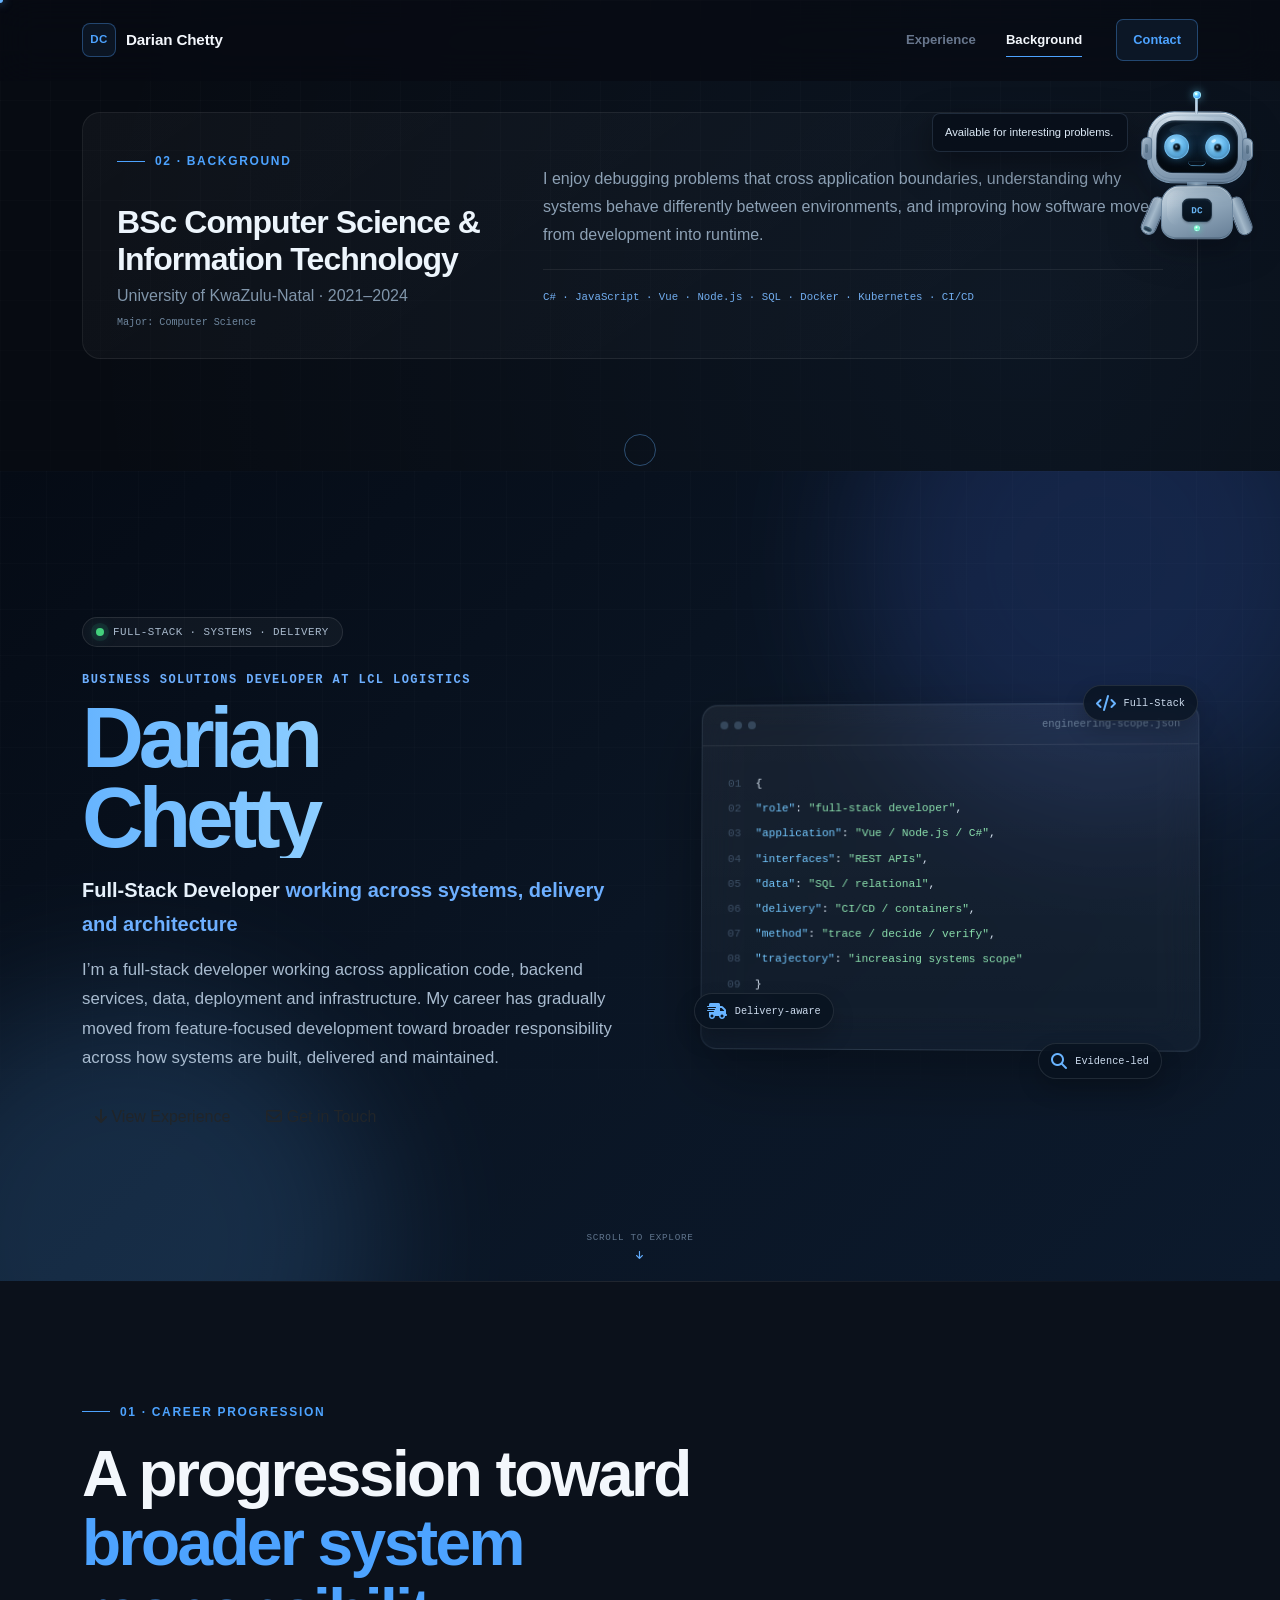
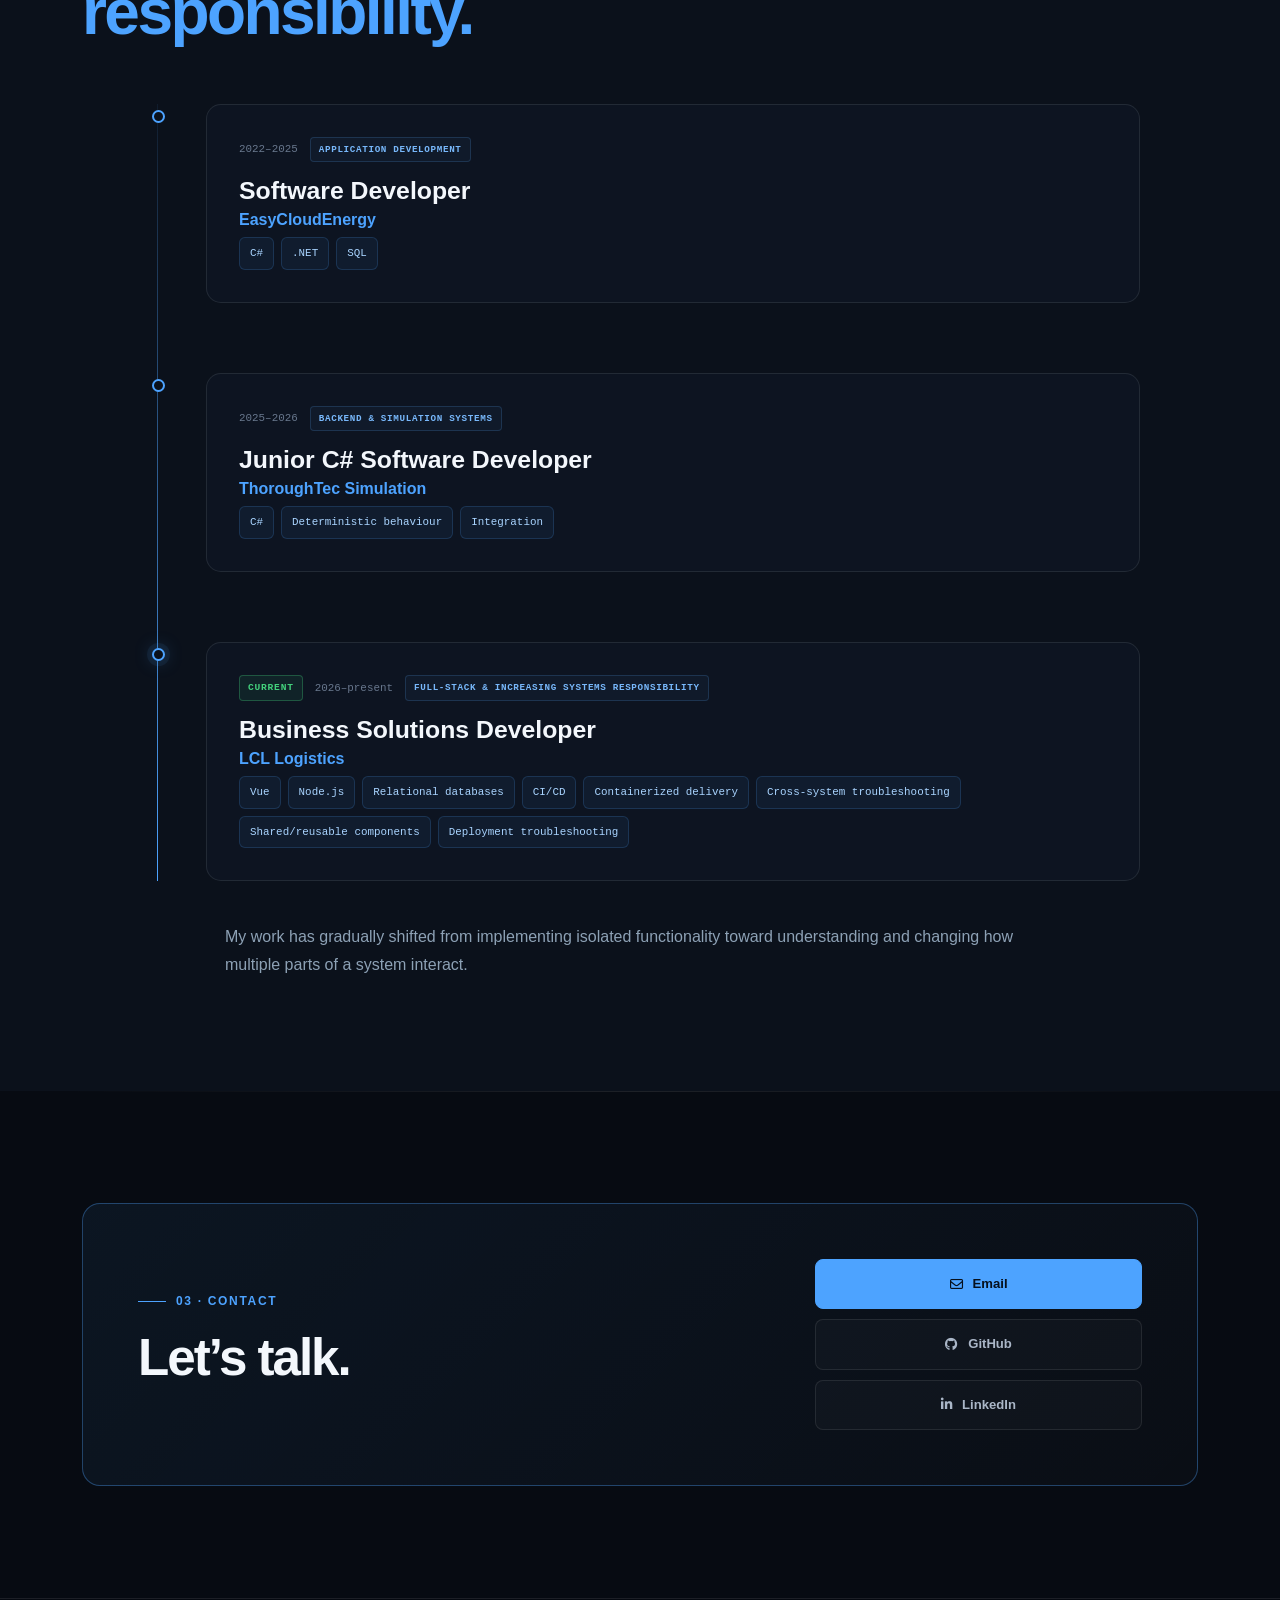
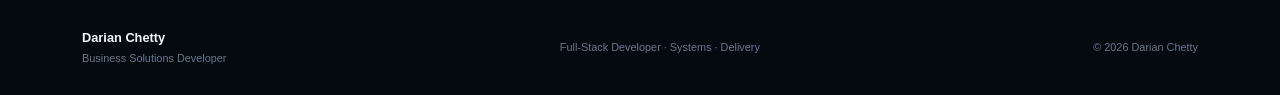
<file: index.html>
<!DOCTYPE html>
<html lang="en">
    <head>
        <meta charset="UTF-8">
        <meta name="viewport" content="width=device-width, initial-scale=1.0">
        <meta name="description" content="Darian Chetty — Full-Stack Developer working across systems, delivery and architecture. Business Solutions Developer at LCL Logistics.">
        <meta name="author" content="Darian Chetty">
        <title>Darian Chetty | Full-Stack Developer</title>
        <link href="https://cdn.jsdelivr.net/npm/bootstrap@5.3.3/dist/css/bootstrap.min.css" rel="stylesheet">
        <link rel="stylesheet" href="https://cdnjs.cloudflare.com/ajax/libs/font-awesome/6.5.2/css/all.min.css">
        <link rel="stylesheet" href="styles/main.css">
        <link rel="stylesheet" href="styles/sections/hero.css">
        <link rel="stylesheet" href="styles/robot.css">
    </head>
    <body>
        <nav class="navbar navbar-expand-lg fixed-top" id="mainNav" aria-label="Primary navigation">
            <div class="container">
                <a class="navbar-brand" href="#home" aria-label="Darian Chetty, home"><span class="brand-mark">DC</span><span>Darian Chetty</span></a>
                <button
                    class="navbar-toggler"
                    type="button"
                    data-bs-toggle="collapse"
                    data-bs-target="#navbarContent"
                    aria-controls="navbarContent"
                    aria-expanded="false"
                    aria-label="Toggle navigation"
                >
                    <span class="navbar-toggler-icon"></span>
                </button>
                <div class="collapse navbar-collapse" id="navbarContent">
                    <ul class="navbar-nav ms-auto align-items-lg-center">
                        <li class="nav-item"><a class="nav-link" href="#experience">Experience</a></li>
                        <li class="nav-item"><a class="nav-link" href="#background">Background</a></li>
                        <li class="nav-item ms-lg-3"><a class="nav-contact" href="#contact">Contact</a></li>
                    </ul>
                </div>
            </div>
        </nav>
        <main>
            <section id="home" class="hero" data-robot-state="observer">
                <div class="hero-grid" aria-hidden="true">
                </div>
                <div class="hero-glow hero-glow-a" aria-hidden="true">
                </div>
                <div class="hero-glow hero-glow-b" aria-hidden="true">
                </div>
                <div class="container hero-container">
                    <div class="hero-copy">
                        <div class="eyebrow">
                            <span class="status-dot"></span>FULL-STACK · SYSTEMS · DELIVERY
                        </div>
                        <div class="hero-kicker">
                            BUSINESS SOLUTIONS DEVELOPER AT LCL LOGISTICS
                        </div>
                        <h1><span>Darian</span><span>Chetty</span></h1>
                        <p class="hero-role">Full-Stack Developer <span>working across systems, delivery and architecture</span></p>
                        <p class="hero-description">I’m a full-stack developer working across application code, backend services, data, deployment and infrastructure. My career has gradually moved from feature-focused development toward broader responsibility across how systems are built, delivered and maintained.</p>
                        <div class="hero-actions">
                            <a href="#experience" class="btn btn-primary-custom">
                                <i class="fa-solid fa-arrow-down"></i>
                                View Experience
                            </a>
                            <a href="#contact" class="btn btn-outline-custom">
                                <i class="fa-regular fa-envelope"></i>
                                Get in Touch
                            </a>
                        </div>
                    </div>
                    <div class="hero-visual" aria-label="Full-stack engineering focus summary">
                        <div class="terminal-window">
                            <div class="terminal-header">
                                <div class="terminal-dots" aria-hidden="true">
                                    <span></span><span></span><span></span>
                                </div>
                                <span>engineering-scope.json</span>
                            </div>
                            <div class="terminal-body">
                                <div class="terminal-line">
                                    <span class="ln">01</span><span>{</span>
                                </div>
                                <div class="terminal-line">
                                    <span class="ln">02</span><span><span class="key">"role"</span>: <span class="value">"full-stack developer"</span>,</span>
                                </div>
                                <div class="terminal-line">
                                    <span class="ln">03</span><span><span class="key">"application"</span>: <span class="value">"Vue / Node.js / C#"</span>,</span>
                                </div>
                                <div class="terminal-line">
                                    <span class="ln">04</span><span><span class="key">"interfaces"</span>: <span class="value">"REST APIs"</span>,</span>
                                </div>
                                <div class="terminal-line">
                                    <span class="ln">05</span><span><span class="key">"data"</span>: <span class="value">"SQL / relational"</span>,</span>
                                </div>
                                <div class="terminal-line">
                                    <span class="ln">06</span><span><span class="key">"delivery"</span>: <span class="value">"CI/CD / containers"</span>,</span>
                                </div>
                                <div class="terminal-line">
                                    <span class="ln">07</span><span><span class="key">"method"</span>: <span class="value">"trace / decide / verify"</span>,</span>
                                </div>
                                <div class="terminal-line">
                                    <span class="ln">08</span><span><span class="key">"trajectory"</span>: <span class="value">"increasing systems scope"</span></span>
                                </div>
                                <div class="terminal-line">
                                    <span class="ln">09</span><span>}</span>
                                </div>
                                <div class="terminal-cursor">
                                    ▌
                                </div>
                            </div>
                        </div>
                        <div class="floating-chip chip-one">
                            <i class="fa-solid fa-code"></i>Full-Stack
                        </div>
                        <div class="floating-chip chip-two">
                            <i class="fa-solid fa-truck-fast"></i>Delivery-aware
                        </div>
                        <div class="floating-chip chip-three">
                            <i class="fa-solid fa-magnifying-glass"></i>Evidence-led
                        </div>
                    </div>
                </div>
                <div class="hero-scroll" aria-hidden="true">
                    <span>Scroll to explore</span><i class="fa-solid fa-arrow-down"></i>
                </div>
            </section>
            <section id="experience" class="section experience-section" data-robot-state="reviewing">
                <div class="container">
                    <div class="section-heading animate-on-scroll">
                        <span class="section-label">01 · CAREER PROGRESSION</span>
                        <h2>A progression toward <span>broader system responsibility.</span></h2>
                    </div>
                    <div class="timeline progression-timeline">
                        <article class="timeline-item animate-on-scroll">
                            <div class="timeline-marker"><span></span></div>
                            <div class="timeline-content">
                                <div class="timeline-meta"><span>2022–2025</span><span class="scope-badge">APPLICATION DEVELOPMENT</span></div>
                                <h3>Software Developer</h3>
                                <h4>EasyCloudEnergy</h4>
                                <div class="experience-tags"><span>C#</span><span>.NET</span><span>SQL</span></div>
                            </div>
                        </article>
                        <article class="timeline-item animate-on-scroll">
                            <div class="timeline-marker"><span></span></div>
                            <div class="timeline-content">
                                <div class="timeline-meta"><span>2025–2026</span><span class="scope-badge">BACKEND &amp; SIMULATION SYSTEMS</span></div>
                                <h3>Junior C# Software Developer</h3>
                                <h4>ThoroughTec Simulation</h4>
                                <div class="experience-tags"><span>C#</span><span>Deterministic behaviour</span><span>Integration</span></div>
                            </div>
                        </article>
                        <article class="timeline-item current animate-on-scroll">
                            <div class="timeline-marker"><span></span></div>
                            <div class="timeline-content">
                                <div class="timeline-meta"><span class="current-badge">CURRENT</span><span>2026–present</span><span class="scope-badge">FULL-STACK &amp; INCREASING SYSTEMS RESPONSIBILITY</span></div>
                                <h3>Business Solutions Developer</h3>
                                <h4>LCL Logistics</h4>
                                <div class="experience-tags">
                                    <span>Vue</span><span>Node.js</span><span>Relational databases</span><span>CI/CD</span>
                                    <span>Containerized delivery</span><span>Cross-system troubleshooting</span>
                                    <span>Shared/reusable components</span><span>Deployment troubleshooting</span>
                                </div>
                            </div>
                        </article>
                    </div>
                    <p class="experience-progression-copy animate-on-scroll">My work has gradually shifted from implementing isolated functionality toward understanding and changing how multiple parts of a system interact.</p>
                </div>
            </section>
            <section id="background" class="section education-section" data-robot-state="curious">
                <div class="container">
                    <div class="education-card background-card animate-on-scroll">
                        <div class="education-copy">
                            <span class="section-label">02 · BACKGROUND</span>
                            <h2>BSc Computer Science &amp; Information Technology</h2>
                            <p>University of KwaZulu-Natal · 2021–2024</p>
                            <small>Major: Computer Science</small>
                        </div>
                        <div class="background-summary">
                            <p>I enjoy debugging problems that cross application boundaries, understanding why systems behave differently between environments, and improving how software moves from development into runtime.</p>
                            <p class="background-technologies">C# · JavaScript · Vue · Node.js · SQL · Docker · Kubernetes · CI/CD</p>
                        </div>
                    </div>
                </div>
            </section>
            <section id="contact" class="section contact-section" data-robot-state="engaged">
                <div class="container">
                    <div class="contact-wrapper animate-on-scroll">
                        <div>
                            <span class="section-label">03 · CONTACT</span>
                            <h2>Let’s talk.</h2>
                        </div>
                        <div class="contact-actions">
                            <a href="mailto:darian.chetty@gmail.com" class="contact-button primary">
                                <i class="fa-regular fa-envelope"></i>
                                Email
                            </a>
                            <a
                                href="https://github.com/Darian754"
                                target="_blank"
                                rel="noopener noreferrer"
                                class="contact-button"
                            >
                                <i class="fa-brands fa-github"></i>
                                GitHub
                            </a>
                            <a
                                href="https://www.linkedin.com/in/darian-chetty-7a05852a8/"
                                target="_blank"
                                rel="noopener noreferrer"
                                class="contact-button"
                            >
                                <i class="fa-brands fa-linkedin-in"></i>
                                LinkedIn
                            </a>
                        </div>
                    </div>
                </div>
            </section>
        </main>
        <footer>
            <div class="container">
                <div class="footer-content">
                    <div>
                        <strong>Darian Chetty</strong><span>Business Solutions Developer</span>
                    </div>
                    <div>
                        <span>Full-Stack Developer · Systems · Delivery</span>
                    </div>
                    <div>
                        <span>© <span data-current-year>2026</span> Darian Chetty</span>
                    </div>
                </div>
            </div>
        </footer>
        <aside class="robot-companion" id="robotCompanion" aria-label="Interactive portfolio companion">
            <div class="robot-speech" id="robotSpeech" role="status" aria-live="polite">
                System online.
            </div>
            <div class="robot-figure" aria-hidden="true">
                <div class="robot-shadow">
                </div>
                <div class="robot-antenna">
                </div>
                <div class="robot-head">
                    <div class="robot-ear left">
                    </div>
                    <div class="robot-ear right">
                    </div>
                    <div class="robot-face">
                        <div class="robot-eye">
                            <span></span>
                        </div>
                        <div class="robot-eye">
                            <span></span>
                        </div>
                        <div class="robot-mouth">
                        </div>
                    </div>
                </div>
                <div class="robot-neck">
                </div>
                <div class="robot-body">
                    <div class="robot-chest">
                        DC
                    </div>
                    <div class="robot-light">
                    </div>
                </div>
                <div class="robot-arm arm-left">
                </div>
                <div class="robot-arm arm-right">
                </div>
                <div class="robot-beam">
                    <span class="robot-beam-glow"></span>
                    <span class="robot-beam-core"></span>
                    <span class="robot-beam-flare"></span>
                </div>
                <div class="robot-hologram">
                    <span class="robot-hologram-grid"></span>
                    <span class="robot-hologram-frame"></span>
                    <span class="robot-hologram-line line-a"></span>
                    <span class="robot-hologram-line line-b"></span>
                    <span class="robot-hologram-line line-c"></span>
                    <span class="robot-hologram-line line-d"></span>
                    <span class="robot-hologram-node node-core"></span>
                    <span class="robot-hologram-node node-a"></span>
                    <span class="robot-hologram-node node-b"></span>
                    <span class="robot-hologram-node node-c"></span>
                    <span class="robot-hologram-node node-d"></span>
                    <span class="robot-hologram-scan"></span>
                    <span class="robot-hologram-tick tick-a"></span>
                    <span class="robot-hologram-tick tick-b"></span>
                </div>
            </div>
        </aside>
        <script src="https://cdn.jsdelivr.net/npm/bootstrap@5.3.3/dist/js/bootstrap.bundle.min.js"></script>
        <script src="scripts/main.js"></script>
        <script src="scripts/robot.js"></script>
    </body>
</html>
</file>
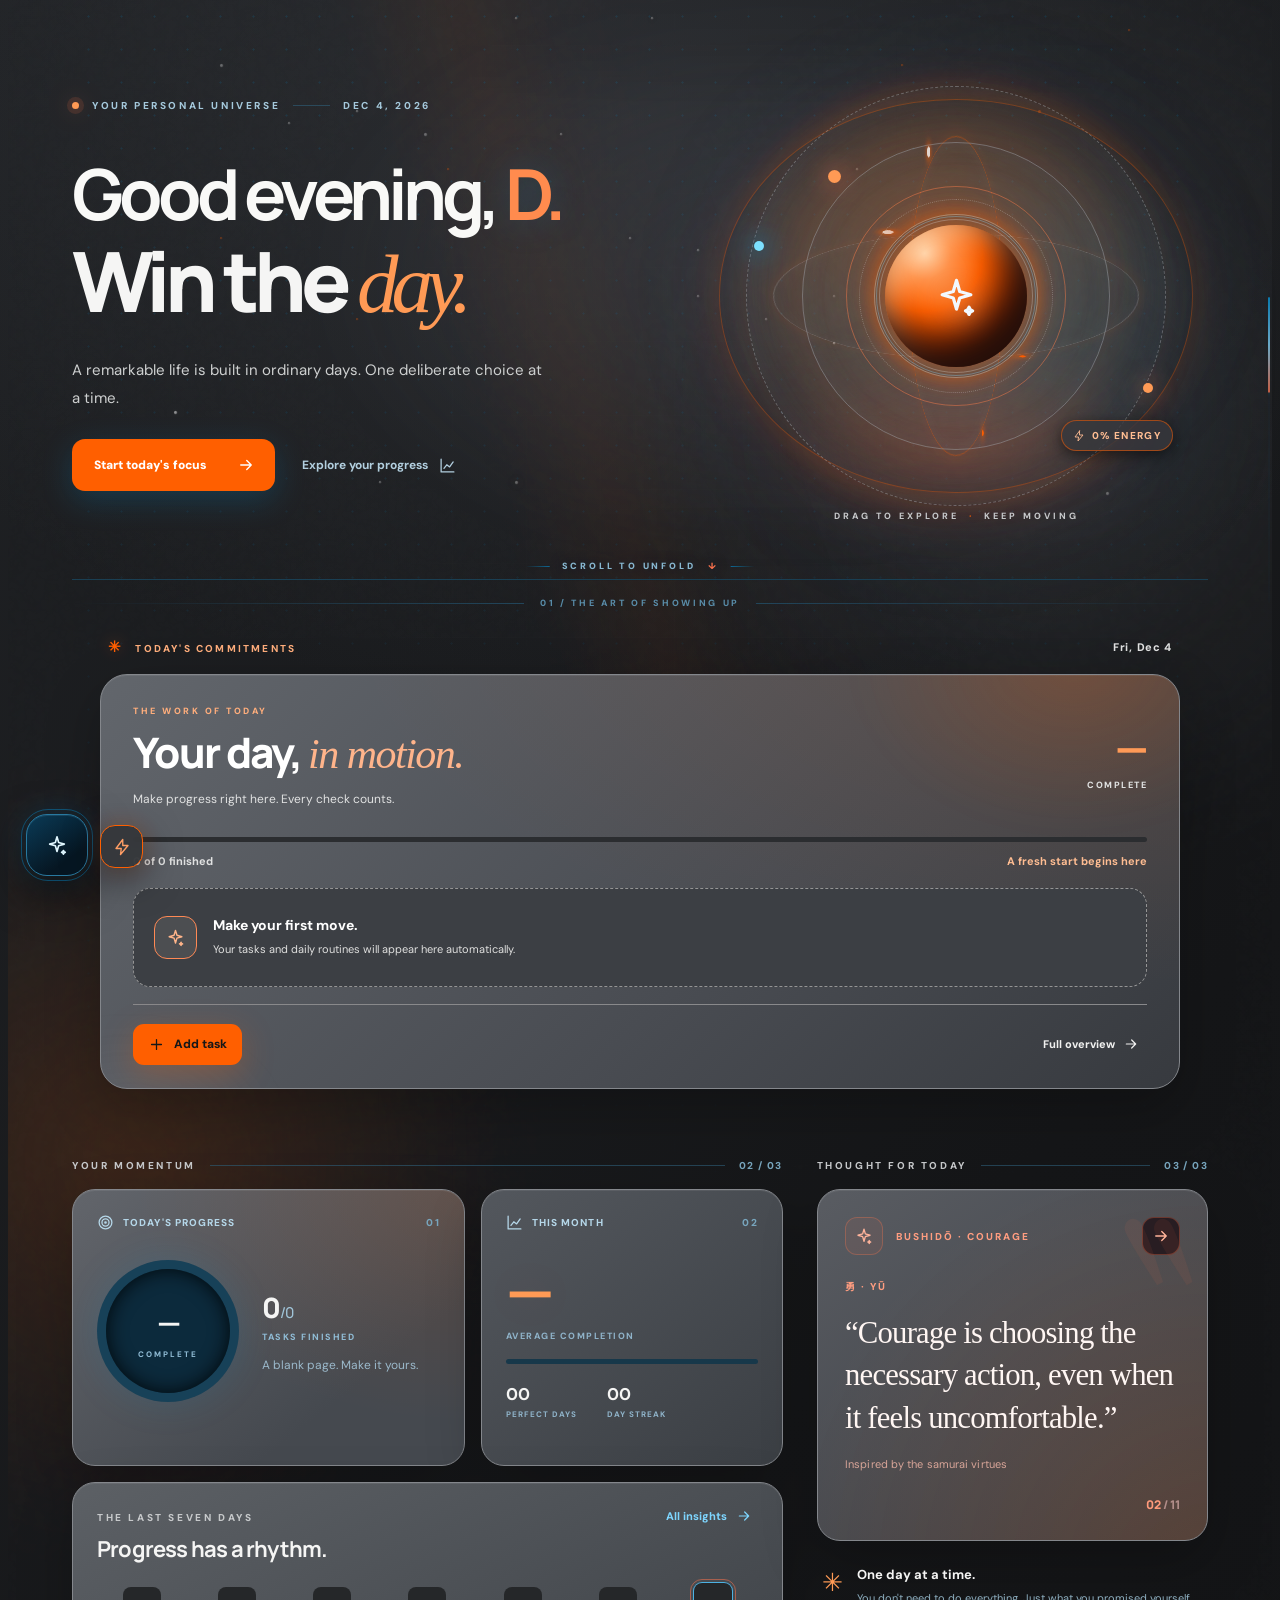
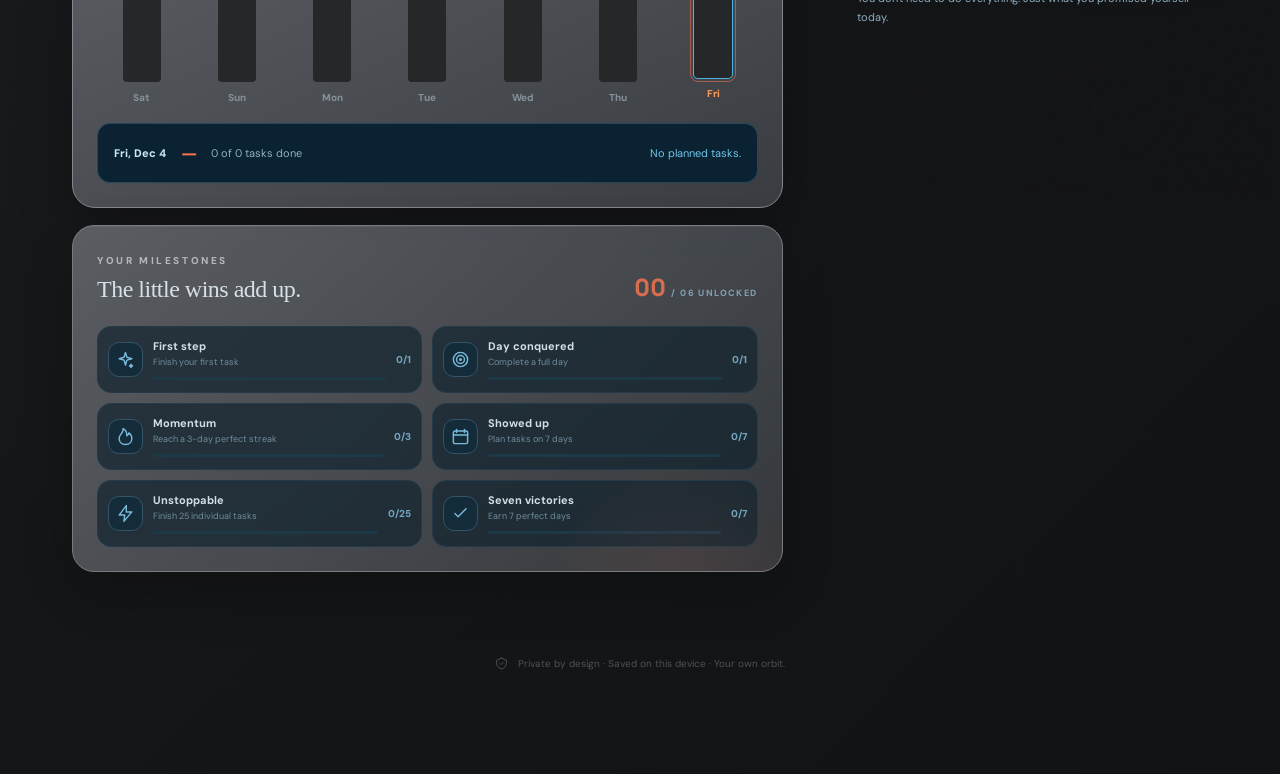
<file: orbit/index.html>
<!doctype html><html lang="en"><head><meta charset="utf-8"><meta name="viewport" content="width=device-width,initial-scale=1"><meta name="theme-color" content="#17191B"><meta name="description" content="Orbit — a premium daily accountability dashboard. Build consistency, track progress, and make today count."><title>Orbit · Personal OS</title><style>@import url('https://fonts.googleapis.com/css2?family=DM+Sans:wght@400;500;600;700;800&family=Manrope:wght@400;500;600;700;800&display=swap');
:root{color-scheme:dark;--bg:#090d12;--surface:#11161d;--surface2:#161c24;--surface3:#1b232c;--line:#283039;--text:#f0f2f3;--muted:#97a0a9;--dim:#6b7681;--lime:#cbf579;--lime-soft:#2b3a24;--amber:#ffce88;--red:#ff8a83;--radius:22px;--shadow:0 30px 70px #00000030;font-family:'DM Sans','Manrope',-apple-system,BlinkMacSystemFont,'Segoe UI',sans-serif}
*{box-sizing:border-box}body{margin:0;background:var(--bg);color:var(--text);font-size:14px;min-height:100vh}button,input,select{font:inherit}button{cursor:pointer}input,select{color:var(--text)}button:focus-visible,input:focus-visible,select:focus-visible{outline:2px solid var(--lime);outline-offset:3px}button{border:0}a{color:inherit;text-decoration:none}svg{vertical-align:middle}.app{display:flex;min-height:100vh;background:radial-gradient(ellipse 65% 30% at 83% -10%,#24331c60,transparent 78%),var(--bg)}.sidebar{position:sticky;top:0;width:258px;flex:0 0 258px;height:100vh;padding:30px 18px 22px;display:flex;flex-direction:column;border-right:1px solid #252e35;background:#0c1117f7;z-index:40}.brand{display:flex;align-items:center;gap:11px;margin:3px 12px 43px}.brand-icon{background:var(--lime);width:36px;height:36px;border-radius:12px;display:grid;place-items:center;color:#141b0f;box-shadow:0 0 28px #b3ec5540}.brand-name{font-family:Manrope,sans-serif;font-size:23px;font-weight:800;letter-spacing:-1.4px}.brand-name span{color:var(--lime)}.brand-caption{margin:1px 0 0;color:var(--dim);font-size:9px;font-weight:800;letter-spacing:2.2px}.side-label{font-size:10px;color:#64717b;font-weight:800;letter-spacing:2px;margin:0 13px 14px}.nav{display:grid;gap:6px}.nav-btn{width:100%;border:1px solid transparent;background:transparent;color:#8c969e;display:flex;align-items:center;gap:13px;text-align:left;padding:13px 14px;border-radius:11px;font-size:13px;font-weight:700;transition:.2s}.nav-btn:hover{background:#1a222a;color:#f2f5f5}.nav-btn.active{background:#1d2b1b;color:var(--lime);border-color:#35472f}.nav-btn svg{opacity:.86}.sidebar-spacer{flex:1}.quote-card{background:linear-gradient(155deg,#233027,#171e22);border:1px solid #2e4030;border-radius:19px;padding:21px 19px;margin:0 5px 20px;min-height:156px;position:relative;overflow:hidden}.quote-card:after{position:absolute;content:'✦';font-size:120px;color:#c4ef7515;right:-5px;top:-36px}.quote-card .quote-icon{color:var(--lime);font-size:21px;margin-bottom:19px}.quote-card p{font-size:13px;line-height:1.65;font-weight:600;max-width:172px;margin:0}.sidebar-foot{padding:14px 10px 2px;border-top:1px solid var(--line);display:flex;align-items:center;gap:11px}.avatar{width:36px;height:36px;display:grid;place-items:center;background:#354130;border:1px solid #546748;color:var(--lime);border-radius:11px;font-weight:800}.sidebar-foot b{display:block;font-size:13px}.sidebar-foot small{display:block;font-size:11px;margin-top:3px;color:var(--dim)}.main{flex:1;min-width:0;max-width:1670px;margin:auto;padding:0 47px 75px}.topbar{min-height:90px;display:flex;align-items:center;justify-content:space-between;border-bottom:1px solid #1d262f;gap:20px}.crumb{font-size:11px;font-weight:800;letter-spacing:1.7px;color:#79848d;text-transform:uppercase}.crumb .current{color:#e5ebea}.top-actions{display:flex;align-items:center;gap:15px}.date-pill{display:flex;gap:9px;align-items:center;color:#9faab1;font-size:12px;font-weight:600}.keycap{border:1px solid #344038;color:#bfdc9e;border-radius:8px;padding:7px 9px;font-size:10px;font-weight:800;letter-spacing:1px}.icon-button{width:36px;height:36px;border-radius:11px;border:1px solid #2b3540;background:#151b23;color:#c5cdce;display:grid;place-items:center}.icon-button:hover{border-color:#74895c;color:var(--lime)}.mobile-toggle{display:none}.page{animation:arrive .45s ease both}@keyframes arrive{from{opacity:0;transform:translateY(10px)}to{opacity:1;transform:translateY(0)}}.intro{display:flex;justify-content:space-between;align-items:end;gap:24px;margin:45px 0 29px}.eyebrow{font-size:10px;color:var(--lime);font-weight:800;letter-spacing:3px;text-transform:uppercase;margin-bottom:14px}.intro h1{font-family:Manrope,'DM Sans',sans-serif;font-size:clamp(31px,3.2vw,49px);font-weight:800;letter-spacing:-2.7px;line-height:1.14;margin:0}.intro h1 em{color:var(--lime);font-family:Georgia,serif;font-style:italic;font-weight:400;letter-spacing:-2px}.intro p{font-size:13px;margin:14px 0 0;color:var(--muted);line-height:1.7}.btn-primary{background:var(--lime);color:#131912;font-size:12px;font-weight:800;border-radius:11px;padding:14px 19px;display:inline-flex;align-items:center;justify-content:center;gap:9px;box-shadow:0 10px 35px #b4ee5923;transition:.2s;white-space:nowrap}.btn-primary:hover{background:#d8ffa0;transform:translateY(-2px);box-shadow:0 13px 42px #b4ee5934}.btn-soft{border:1px solid #303b3c;background:#1a2327;color:#e4eeee;font-size:12px;font-weight:800;padding:12px 16px;border-radius:10px;display:inline-flex;align-items:center;gap:8px}.btn-soft:hover{border-color:#768a62}.btn-ghost{border:1px solid #33402d;background:transparent;color:var(--lime);font-size:11px;font-weight:800;padding:10px 13px;border-radius:9px}.metrics{display:grid;grid-template-columns:1.2fr 1fr 1fr 1fr;gap:15px;margin-bottom:19px}.metric{border:1px solid var(--line);background:linear-gradient(142deg,#171e26,#12181e);border-radius:var(--radius);padding:22px 22px;min-height:176px;position:relative;overflow:hidden}.metric.hero-metric{background:linear-gradient(140deg,#24371f,#1b291b 65%,#182319);border-color:#3f5633}.metric-top{display:flex;justify-content:space-between;align-items:center;color:#9da9ae;font-size:11px;font-weight:700;letter-spacing:.2px}.metric-top svg{color:#9ca8ad}.metric.hero-metric .metric-top svg{color:var(--lime)}.metric h2{font-family:Manrope,sans-serif;font-size:34px;font-weight:800;letter-spacing:-1.9px;margin:22px 0 2px;line-height:1.2}.metric h2 small{font-size:17px;color:#839083}.metric .metric-sub{font-size:11px;color:#8d9a9f;margin-top:6px}.metric .metric-bottom{display:flex;align-items:center;gap:6px;color:#a0bda0;font-size:11px;font-weight:700;margin-top:17px}.metric .metric-bottom svg{color:var(--lime)}.ring{width:93px;height:93px;border-radius:50%;display:grid;place-items:center;position:absolute;right:18px;bottom:27px;transform:rotate(-90deg)}.ring:after{content:'';width:68px;height:68px;background:#223321;position:absolute;border-radius:50%}.ring .ring-center{position:relative;z-index:1;transform:rotate(90deg);color:var(--lime)}.mini-badge{display:inline-flex;align-items:center;gap:5px;padding:5px 8px;background:#2b3929;color:#c5f28f;border:1px solid #344934;border-radius:7px;font-size:10px;font-weight:800}.dashboard-grid{display:grid;grid-template-columns:minmax(0,1.58fr) minmax(300px,.9fr);gap:18px;align-items:start}.stack{display:grid;gap:18px}.panel{border:1px solid var(--line);border-radius:var(--radius);background:linear-gradient(152deg,#171e26,#11171d);padding:24px;min-width:0;box-shadow:0 10px 50px #00000012}.panel-heading{display:flex;align-items:center;justify-content:space-between;gap:14px;margin-bottom:19px}.section-title{font-family:Manrope,sans-serif;font-size:17px;letter-spacing:-.6px;font-weight:800;margin:0}.section-sub{font-size:11px;color:#77848b;margin:6px 0 0}.small-overline{font-size:10px;letter-spacing:1.9px;color:#87958e;font-weight:800}.progress-track{height:6px;border-radius:7px;background:#2b3438;overflow:hidden}.progress-fill{height:100%;background:linear-gradient(90deg,#a4d961,var(--lime));border-radius:7px;transition:width .4s}.tasks-topline{display:flex;justify-content:space-between;align-items:center;gap:10px;margin-bottom:13px}.tasks-topline b{font-size:12px}.tasks-topline span{font-size:12px;color:var(--lime);font-weight:800}.tasks-list{margin-top:16px;display:grid;gap:9px}.task{display:flex;align-items:center;gap:14px;background:#1a222b;border:1px solid #2a343e;border-radius:13px;padding:16px 15px;transition:background .2s,border-color .2s,transform .2s;min-height:66px}.task:hover{background:#1d2930;border-color:#3f5140;transform:translateX(2px)}.task.checked{opacity:.62}.task.checked .task-name{text-decoration:line-through;text-decoration-color:#61745b}.check-input{appearance:none;flex:0 0 24px;width:24px;height:24px;background:#111820;border:1.5px solid #56636a;border-radius:8px;position:relative;cursor:pointer;transition:.2s}.check-input:hover{border-color:var(--lime)}.check-input:checked{background:var(--lime);border-color:var(--lime)}.check-input:checked:after{content:'✓';color:#1b260f;font-size:16px;font-weight:900;position:absolute;top:-2px;left:4px}.task-meta{flex:1;min-width:0}.task-name{font-size:13px;font-weight:700;white-space:nowrap;overflow:hidden;text-overflow:ellipsis}.task-note{display:flex;align-items:center;gap:8px;margin-top:6px;font-size:10px;color:#8a979c}.task-note .dot{height:4px;width:4px;border-radius:4px;background:#53636a}.cat-tag{padding:5px 8px;border-radius:6px;background:#252f37;color:#c0c8cd;font-size:9px;font-weight:800;letter-spacing:.3px;white-space:nowrap}.weight-tag{color:#8e9a9d;font-size:10px;font-weight:700;white-space:nowrap}.task-actions{display:flex;gap:3px}.task-actions button{width:27px;height:27px;border-radius:7px;background:transparent;color:#8b979d}.task-actions button:hover{color:var(--lime);background:#26312c}.empty-state{text-align:center;border:1px dashed #36443b;background:#16201c6e;border-radius:14px;padding:36px 20px;margin-top:18px}.empty-icon{width:44px;height:44px;margin:auto auto 14px;display:grid;place-items:center;border-radius:13px;background:#293c2b;color:var(--lime)}.empty-state h3{margin:0 0 8px;font-size:15px}.empty-state p{font-size:12px;color:var(--muted);margin:0 auto 17px;line-height:1.6;max-width:270px}.tasks-footer{display:flex;align-items:center;justify-content:space-between;gap:12px;margin-top:23px;padding-top:20px;border-top:1px solid #2a333a}.tasks-footer small{font-size:11px;color:#94a19e}.light-link{color:var(--lime);background:transparent;font-weight:800;font-size:11px;display:inline-flex;align-items:center;gap:7px}.month-label{font-size:12px;color:#b3c0bc;font-weight:800}.calendar-head,.calendar-grid{display:grid;grid-template-columns:repeat(7,minmax(0,1fr));gap:7px;text-align:center}.calendar-head{margin-bottom:12px;color:#748087;font-size:10px;font-weight:800}.calendar-cell{aspect-ratio:1;display:grid;place-items:center;border:1px solid transparent;color:#83939a;border-radius:8px;font-size:10px;font-weight:800;background:#202831;position:relative;transition:.2s}.calendar-cell.future{background:#141c24;color:#5b6870}.calendar-cell.no-tasks{background:#19222a;color:#718089}.calendar-cell.perfect{background:#bde978;color:#183015}.calendar-cell.good{background:#4c6e3d;color:#eff6e4}.calendar-cell.medium{background:#836b3d;color:#fff0d1}.calendar-cell.low{background:#743d3a;color:#f7e0de}.calendar-cell.today{outline:2px solid #d8f6a9;outline-offset:2px}.calendar-cell:not(.blank):hover{border-color:#e8fcbf;transform:scale(1.08)}.calendar-cell.blank{background:transparent}.legend{display:flex;align-items:center;gap:6px;justify-content:flex-end;margin-top:18px;color:#74838a;font-size:10px}.legend-tile{height:11px;width:11px;border-radius:3px}.performance-bars{height:112px;display:flex;align-items:end;justify-content:space-between;gap:10px;margin-top:14px;padding:0 2px}.bar-col{flex:1;display:flex;flex-direction:column;align-items:center;justify-content:end;gap:9px;min-width:0;height:100%;color:#84919a;font-size:10px;font-weight:800}.bar-track{width:min(100%,38px);height:100%;background:#1f2930;border-radius:8px 8px 4px 4px;display:flex;align-items:end;overflow:hidden}.bar-fill{width:100%;background:linear-gradient(0deg,#6c9850,#cff17a);border-radius:7px 7px 3px 3px;min-height:0;transition:height .5s}.bar-col.active .bar-track{box-shadow:0 0 0 1px #6c8556}.bar-col.active{color:var(--lime)}.review-panel{display:flex;gap:14px;align-items:center;padding:18px 19px;background:linear-gradient(110deg,#253429,#1a241f);border:1px solid #45583f;border-radius:15px;margin-bottom:19px}.review-symbol{display:grid;place-items:center;height:40px;width:40px;flex:none;background:#33452e;color:var(--lime);border-radius:11px}.review-panel b{display:block;font-size:13px}.review-panel p{margin:5px 0 0;color:#99ad9d;font-size:11px;line-height:1.6}.review-panel .btn-soft{margin-left:auto;flex:none}.foot-message{display:flex;align-items:center;justify-content:center;gap:10px;color:#67757b;font-size:10px;padding:36px 0 0}.page-panel{min-height:420px}.planner-switch{display:flex;align-items:center;gap:10px}.day-nav{display:flex;align-items:center;gap:7px;flex-wrap:wrap}.date-btn{border:1px solid #334038;background:#1e272a;color:#dfe7e2;border-radius:10px;padding:10px 12px;font-size:12px;font-weight:800}.day-pills{display:grid;grid-template-columns:repeat(7,minmax(0,1fr));gap:10px;margin:18px 0 22px}.day-pill{padding:14px 6px 12px;border:1px solid #2e3940;background:#171f27;border-radius:13px;display:grid;gap:8px;justify-items:center;color:#89969b}.day-pill strong{font-size:16px;color:#e1e8e5}.day-pill small{font-size:10px;font-weight:800}.day-pill.selected{background:#293e27;border-color:#86ab5f;color:#d8f6b0}.day-pill.selected strong{color:var(--lime)}.insight-grid{display:grid;grid-template-columns:repeat(3,1fr);gap:16px;margin-bottom:19px}.insight-card{background:#192129;border:1px solid #2e3940;border-radius:16px;padding:22px}.insight-card small{color:#95a4a9;font-size:11px}.insight-card strong{font-family:Manrope,sans-serif;display:block;font-size:30px;margin-top:13px;letter-spacing:-1px}.big-chart{display:flex;align-items:end;gap:10px;height:235px;padding-top:15px}.big-chart .bar-col{height:100%;font-size:10px}.big-chart .bar-track{max-width:55px}.big-chart .bar-label{font-size:10px}.routine-list{display:grid;gap:11px}.routine-item{display:flex;align-items:center;gap:15px;border:1px solid #303c43;background:#19222a;border-radius:14px;padding:18px}.routine-icon{display:grid;place-items:center;width:40px;height:40px;background:#303c2a;color:var(--lime);border-radius:11px;flex:none}.routine-item .routine-info{flex:1}.routine-info strong{font-size:13px}.routine-info small{display:block;color:#849297;margin-top:6px;font-size:11px}.routine-action{border:1px solid #384446;color:#b6c0bf;padding:9px 11px;border-radius:9px;background:#1b252a;font-size:11px;font-weight:800}.routine-action:hover{border-color:var(--lime);color:var(--lime)}.kbd{padding:3px 5px;border:1px solid #33413b;background:#17211d;border-radius:4px;color:#91ad7e;font-size:10px}.settings-grid{display:grid;grid-template-columns:repeat(2,1fr);gap:15px}.setting-box{border:1px solid #2c383f;background:#192129;border-radius:16px;padding:22px}.setting-box p{font-size:12px;color:#8e9ca1;line-height:1.7}.setting-box button{margin-top:15px}.review-item{display:flex;align-items:center;gap:14px;justify-content:space-between;background:#1b252a;border:1px solid #303d40;border-radius:12px;padding:14px 15px;margin:9px 0}.review-item strong{display:block;font-size:12px}.review-item small{display:block;color:#8e9aa0;margin-top:5px;font-size:10px}.review-buttons{display:flex;gap:7px;align-items:center;flex-wrap:wrap}.review-buttons button{padding:8px 10px;background:#29352c;color:#d0e5c8;border-radius:8px;font-size:11px;font-weight:800}.review-buttons button.dismiss{background:#303039;color:#c1bbc2}.modal-backdrop{position:fixed;inset:0;z-index:100;background:#05080bd9;backdrop-filter:blur(10px);display:grid;place-items:center;padding:22px;animation:arrive .2s}.modal{width:min(100%,530px);background:#171f27;border:1px solid #3a4748;border-radius:22px;padding:27px;box-shadow:0 40px 160px #0009;max-height:90vh;overflow-y:auto}.modal-head{display:flex;justify-content:space-between;align-items:center;margin-bottom:22px}.modal-head h3{font-size:21px;font-family:Manrope,sans-serif;letter-spacing:-.8px;margin:0}.form-grid{display:grid;grid-template-columns:1fr 1fr;gap:16px}.field{display:grid;gap:8px;margin-bottom:16px}.field.full{grid-column:1/-1}.field label{font-size:11px;font-weight:800;color:#b5c1c3}.field input,.field select{height:43px;border-radius:9px;padding:0 12px;border:1px solid #3b4950;background:#101820;outline:none;color:#f0f3f2;width:100%}.field input:focus,.field select:focus{border-color:#b1db77}.weekday-picker{display:grid;grid-template-columns:repeat(7,1fr);gap:8px}.weekday-picker label{display:grid;place-items:center;height:40px;border-radius:8px;border:1px solid #3b4950;background:#121b22;font-size:11px;color:#aebbbd;cursor:pointer;transition:.2s}.weekday-picker input{display:none}.weekday-picker label:has(input:checked){background:#2d452a;border-color:var(--lime);color:var(--lime)}.modal-footer{display:flex;justify-content:flex-end;gap:9px;margin-top:10px}.toast{position:fixed;bottom:25px;right:25px;background:#c8f07f;color:#152015;border-radius:12px;padding:15px 20px;font-size:12px;font-weight:800;z-index:200;box-shadow:0 12px 50px #0008;animation:arrive .2s;max-width:300px}.tiny-note{font-size:11px;color:#8a9a9c;line-height:1.7}.sepline{height:1px;background:#2b383d;margin:22px 0}.gradient-orb{position:absolute;width:240px;height:240px;border-radius:50%;background:#8cb9550a;filter:blur(50px);right:-140px;top:-150px;pointer-events:none}
@media(max-width:1250px){.main{padding:0 26px 65px}.sidebar{width:220px;flex-basis:220px}.metrics{grid-template-columns:repeat(2,1fr)}.dashboard-grid{grid-template-columns:minmax(0,1.2fr) minmax(275px,.8fr)}}
@media(max-width:950px){.dashboard-grid{grid-template-columns:1fr}.main{padding:0 20px 55px}.sidebar{width:74px;flex-basis:74px;padding:26px 10px}.brand{margin:3px 7px 40px}.brand-name,.brand-caption,.sidebar .side-label,.nav-btn span,.quote-card,.sidebar-foot>div:not(.avatar){display:none}.nav-btn{padding:13px;justify-content:center}.sidebar-foot{justify-content:center}.metric{min-height:165px}}
@media(max-width:620px){.app{display:block}.sidebar{position:fixed;bottom:0;top:auto;height:68px;width:100%;padding:8px 14px;border-top:1px solid #2b363b;border-right:0;display:flex;flex-direction:row;align-items:center;justify-content:center;background:#10161bf7;backdrop-filter:blur(20px)}.sidebar .brand,.sidebar-spacer,.sidebar-foot{display:none}.sidebar .nav{display:flex;align-items:center;justify-content:space-between;width:100%;gap:5px}.sidebar .nav-btn{width:55px;padding:13px 8px;justify-content:center}.main{padding:0 16px 95px}.topbar{min-height:73px}.date-pill,.keycap{display:none}.intro{margin:32px 0 23px;align-items:start;flex-direction:column;gap:17px}.intro h1{font-size:34px;letter-spacing:-2px}.intro p{font-size:12px;margin-top:10px}.metrics{grid-template-columns:repeat(2,minmax(0,1fr));gap:10px}.metric{padding:15px;min-height:153px;border-radius:16px}.metric.hero-metric{grid-column:span 2;min-height:160px}.metric h2{font-size:29px;margin:19px 0 0}.metric .metric-top{font-size:10px}.metric .metric-sub{font-size:10px}.metric .metric-bottom{margin-top:12px;font-size:10px}.ring{right:20px;bottom:33px}.panel{padding:19px;border-radius:18px}.calendar-head,.calendar-grid{gap:5px}.task{padding:13px 10px;gap:10px}.task-name{font-size:12px}.task-note{font-size:9px}.cat-tag{display:none}.weight-tag{font-size:9px}.day-pills{gap:5px}.day-pill{padding:9px 2px;border-radius:9px}.day-pill strong{font-size:13px}.insight-grid{grid-template-columns:1fr 1fr}.settings-grid{grid-template-columns:1fr}.review-panel{flex-wrap:wrap}.review-panel .btn-soft{margin-left:0}.review-item{align-items:flex-start;flex-direction:column}.modal{padding:20px}.foot-message{font-size:9px}.toast{bottom:85px;right:15px;left:15px;max-width:none}}
@media(prefers-reduced-motion:reduce){*,*:before,*:after{animation:none!important;transition:none!important;scroll-behavior:auto!important}}

/* ORBIT / CHANGE 01 — POWDER BLUE, SALMON AND INK */
:root{--bg:#080d16;--surface:#111b2a;--surface2:#142232;--surface3:#1c2c40;--line:#26384c;--text:#f2f6fb;--muted:#9aabbc;--dim:#6f8396;--lime:#b9ddf1;--lime-soft:#233d51;--amber:#ffb1a4;--red:#fa9588;--radius:22px;--shadow:0 30px 80px #0009}
body{background:#080d16}
.app{display:block;min-height:100vh;background:radial-gradient(ellipse 50% 43% at 83% -10%,#23466355,transparent 85%),radial-gradient(ellipse 46% 25% at 9% 80%,#4d2e3b27,transparent 80%),#080d16}
.main{width:min(100%,1580px);max-width:1580px;padding:0 72px 80px;margin:0 auto}
.page{animation:page-awaken .85s cubic-bezier(.2,.85,.22,1) both}
@keyframes page-awaken{0%{opacity:0;filter:blur(8px);transform:translateY(22px) scale(.99)}100%{opacity:1;filter:blur(0);transform:translateY(0) scale(1)}}
.panel{background:linear-gradient(145deg,#121e2b,#0e1824);border-color:#284052}
.btn-primary{background:#b9ddf1;color:#0b1522;box-shadow:0 14px 38px #5ab9fa16}
.btn-primary:hover{background:#d6eeff;box-shadow:0 18px 46px #6eb7ef2b}
.btn-soft{background:#1a2939;border-color:#37516a}
.btn-soft:hover{border-color:#9bbfd9}
.btn-ghost{background:#182b3a;border-color:#48687e;color:#c9eaff}
.metric.hero-metric{background:linear-gradient(135deg,#1b3b52,#142b3e);border-color:#365b77}
.ring:after{background:#1d3c52}
.metric .metric-bottom{color:#b9ddf1}
.calendar-cell.perfect{background:#b8ddec;color:#102a40}
.calendar-cell.good{background:#5488a7;color:#eff8ff}
.calendar-cell.medium{background:#8b6580;color:#fff0f0}
.calendar-cell.low{background:#b55b63;color:#fff0ed}
.calendar-cell.today{outline-color:#d8edfc}
.bar-fill{background:linear-gradient(0deg,#5a96bf,#c4e7fa)}
.bar-col.active .bar-track{box-shadow:0 0 0 1px #759fb6}
.review-panel{background:linear-gradient(110deg,#20364b,#1c2b3d);border-color:#42647c}
.review-symbol{background:#284b65;color:#b9ddf1}
.day-pill.selected,.weekday-picker label:has(input:checked){background:#254158;border-color:#b9ddf1;color:#d7edfd}
.day-pill.selected strong{color:#b9ddf1}
.routine-icon{background:#2a485f;color:#b9ddf1}
.review-buttons button{background:#2c4b5b;color:#d7f0ff}
.review-buttons button.dismiss{background:#3b303c;color:#ffb1a4}
.field input:focus,.field select:focus{border-color:#b9ddf1}
.toast{background:#b9ddf1;color:#102135}
.foot-message{padding:55px 0 24px;opacity:.65}
/* The navigation is not an always-visible sidebar. Only the small orbital launcher remains. */
.orbital-nav{position:fixed;bottom:24px;left:26px;z-index:80;display:flex;align-items:center;justify-content:center;width:62px;height:62px}
.orb-launch{border:1px solid #779ab5a1;width:62px;height:62px;border-radius:21px;background:linear-gradient(150deg,#233b50ed,#101f30f6);backdrop-filter:blur(20px);color:#c6e7fb;display:grid;place-items:center;box-shadow:0 14px 44px #0008,0 0 35px #72bdf21c;position:relative;z-index:3;transition:transform .35s,background .35s,border-color .35s}
.orb-logo{display:grid;place-items:center;transition:transform .7s cubic-bezier(.2,.8,.2,1)}
.orb-launch:before{content:'';position:absolute;inset:-6px;border:1px solid #729bc14b;border-radius:27px;pointer-events:none;animation:orbit-glow 4s ease-in-out infinite}
@keyframes orbit-glow{50%{opacity:.45;transform:scale(1.045)}}
.orb-launch:hover{transform:translateY(-3px);border-color:#b7ddf2;background:#264c66}
.orb-launch:hover .orb-logo,.orbital-nav.expanded .orb-logo{transform:rotate(135deg)}
.orb-menu{position:absolute;left:1px;bottom:79px;display:flex;flex-direction:column;align-items:center;gap:8px;padding:10px 8px;background:#122439ee;border:1px solid #35516be0;backdrop-filter:blur(22px);border-radius:28px;box-shadow:0 18px 65px #0009;opacity:0;transform:translateY(17px) scale(.94);pointer-events:none;visibility:hidden;transition:opacity .34s,transform .42s cubic-bezier(.16,1,.3,1),visibility .34s}
.orbital-nav.expanded .orb-menu{opacity:1;transform:translateY(0) scale(1);pointer-events:auto;visibility:visible}
.orb-link{position:relative;display:grid;place-items:center;width:47px;height:47px;background:transparent;color:#93aabd;border-radius:17px;transition:background .25s,color .25s,transform .3s;opacity:0;transform:translateY(14px) scale(.9)}
.orbital-nav.expanded .orb-link{animation:orb-stagger .42s cubic-bezier(.2,1,.2,1) both;animation-delay:calc(var(--item)*45ms)}
@keyframes orb-stagger{to{opacity:1;transform:translateY(0) scale(1)}}
.orb-link:hover,.orb-link:focus-visible{color:#0c1b2a;background:#b9ddf1;transform:translateX(4px)}
.orb-link.active{background:#385976;color:#dbf0ff}
.orb-link.active:after{content:'';position:absolute;width:4px;height:4px;right:1px;top:2px;border-radius:50%;background:#ff9e91}
.orb-tooltip{position:absolute;left:60px;white-space:nowrap;font-size:11px;font-weight:800;color:#091521;background:#d9e9f3;border-radius:8px;padding:8px 10px;pointer-events:none;opacity:0;transform:translateX(-5px);transition:.2s}
.orb-link:hover .orb-tooltip,.orb-link:focus-visible .orb-tooltip{opacity:1;transform:translateX(0)}
/* Immersive page transitions: distinct motion per destination. */
.travel-veil{position:fixed;inset:0;z-index:150;background:#060d17;display:grid;place-items:center;opacity:0;pointer-events:none;transform:scale(1.04);transition:opacity .28s,transform .38s;overflow:hidden}
.travel-veil.shown{opacity:1;transform:scale(1);pointer-events:auto}
.travel-veil.leaving{opacity:0;transform:scale(1.06)}
.travel-veil:before{content:'';position:absolute;width:44vmax;height:44vmax;border-radius:50%;background:radial-gradient(circle,#31658f50,transparent 70%);filter:blur(55px)}
.travel-emblem{position:relative;width:176px;height:176px;display:grid;place-items:center;color:#c5e7fb}
.travel-orbit{position:relative;z-index:2;display:grid;place-items:center;width:90px;height:90px;border-radius:32px;background:#1e3851;border:1px solid #6fa1c5;box-shadow:0 0 55px #72b3ea33;animation:travel-beat .7s ease-in-out infinite alternate}
.travel-ring{position:absolute;inset:0;border:1px solid #81b4d488;border-radius:50%;animation:travel-spin 2s linear infinite}
.travel-ring:after{content:'';position:absolute;top:12px;left:24px;width:11px;height:11px;border-radius:50%;background:#ffad9e;box-shadow:0 0 24px #ff9c88}
.ring-b{inset:18px;border-color:#789ab388;animation-direction:reverse;animation-duration:1.4s;transform:rotate(45deg)}
.ring-c{inset:-24px;border-style:dashed;border-color:#b8ddf14a;animation-duration:5s}
@keyframes travel-spin{to{transform:rotate(360deg)}}@keyframes travel-beat{to{transform:scale(.92);border-radius:50%}}
.travel-overview .travel-orbit{animation:overview-flip .7s ease-in-out infinite alternate;background:#a6d1eb;color:#13283b}
@keyframes overview-flip{to{transform:rotateY(180deg) scale(.85);border-radius:50%}}
.travel-planner .travel-emblem{animation:planner-pendulum .75s ease-in-out infinite alternate}
@keyframes planner-pendulum{to{transform:rotate(15deg) translateY(-12px)}}
.travel-insights .travel-bars{display:flex}
.travel-bars{display:none;align-items:end;gap:7px;position:absolute;top:calc(50% + 104px)}
.travel-bars i{width:6px;height:14px;background:#a3d0eb;border-radius:3px;animation:bar-race .7s ease-in-out infinite alternate}
.travel-bars i:nth-child(2){animation-delay:.12s;background:#ffab9c}.travel-bars i:nth-child(3){animation-delay:.26s}.travel-bars i:nth-child(4){animation-delay:.4s;background:#ffab9c}.travel-bars i:nth-child(5){animation-delay:.54s}
@keyframes bar-race{to{height:42px}}
.travel-routines .travel-ring{border-style:dotted;border-width:3px}.travel-reviews .travel-orbit{animation:review-pop .6s ease-in-out infinite alternate}
@keyframes review-pop{to{transform:scale(1.2) rotate(-12deg);background:#3d6c70}}
.travel-settings .travel-orbit{animation:travel-spin 1.5s linear infinite}.travel-home .travel-ring{animation-duration:1s}
/* HOME — editorial-scale greeting, sculptural orbit, and measured performance. */
.home-scene{position:relative;max-width:1370px;margin:auto;padding:0 0 30px}
.home-stars{position:absolute;inset:0;pointer-events:none;opacity:.5;background-image:radial-gradient(#b4d7ee44 1px,transparent 1px);background-size:33px 33px;mask-image:linear-gradient(to bottom,black,transparent 59%)}
.home-hero{min-height:540px;position:relative;display:grid;grid-template-columns:1.1fr .9fr;align-items:center;gap:15px;padding:72px 0 60px;border-bottom:1px solid #294052}
.home-copy{position:relative;z-index:2;max-width:680px}
.home-kicker,.micro-title{font-size:10px;letter-spacing:2.6px;font-weight:800;color:#b3cfe2}
.home-kicker{display:flex;align-items:center;gap:13px;white-space:nowrap}
.pulse-dot{height:7px;width:7px;display:inline-block;background:#ff9e8b;box-shadow:0 0 0 5px #ff9e8b20;border-radius:50%;animation:orbit-glow 2.1s ease-in-out infinite}
.kicker-line{width:37px;height:1px;background:#789caf80}
.home-copy h1{font-family:Manrope,'DM Sans',sans-serif;font-size:clamp(46px,5.5vw,90px);letter-spacing:-5px;line-height:1.1;font-weight:700;margin:43px 0 5px;white-space:nowrap}
.home-person{color:#b5d9ef}
.home-mantra{font-family:Manrope,sans-serif;font-size:clamp(54px,6.5vw,107px);line-height:1.04;letter-spacing:-6px;font-weight:800;white-space:nowrap}
.home-mantra em{font-family:Georgia,serif;font-weight:400;font-style:italic;color:#ffab9b;letter-spacing:-7px}
.home-copy p{font-size:15px;color:#98afc0;line-height:1.85;max-width:475px;margin:29px 0 27px}
.home-actions{display:flex;align-items:center;gap:12px;flex-wrap:wrap}
.home-cta{display:inline-flex;align-items:center;gap:30px;justify-content:space-between;background:#b5d9ef;color:#111c2c;font-size:12px;font-weight:900;border-radius:13px;padding:17px 20px 17px 22px;box-shadow:0 12px 45px #6cb1de25;transition:transform .25s,box-shadow .25s}
.home-cta:hover{transform:translateY(-4px);box-shadow:0 16px 48px #6cb1de39}
.home-secondary{display:inline-flex;align-items:center;gap:11px;color:#a8c0d2;background:transparent;font-weight:700;font-size:12px;padding:15px}
.home-secondary:hover{color:#ffac9c}
.home-art{position:relative;min-width:0;height:420px;display:grid;place-items:center;isolation:isolate;filter:drop-shadow(0 0 70px #82c6f01d)}
.halo{border:1px solid #a2d1ec49;border-radius:50%;position:absolute;aspect-ratio:1;animation:art-rotate 45s linear infinite}
.halo-outer{width:min(97%,420px);border-style:dashed;box-shadow:inset 0 0 30px #4c9fd415,0 0 70px #3d9fce12}
.halo-middle{width:min(73%,308px);border-color:#a7ceeb77;animation-direction:reverse;animation-duration:30s}
.halo-middle:after{content:'';position:absolute;top:27px;left:25px;width:13px;height:13px;border-radius:50%;background:#ffad9f;box-shadow:0 0 22px #ffad9f}
.halo-inner{width:min(54%,220px);border-color:#ffae9c40;animation-duration:21s}
.halo-nucleus{width:142px;height:142px;border-radius:50%;position:relative;display:grid;place-items:center;background:radial-gradient(circle at 25% 23%,#78a6c2,#2b4d68 39%,#12263a 74%);box-shadow:inset 0 0 23px #d1ebff44,0 0 75px #a5cde735;animation:nucleus-float 5s ease-in-out infinite;color:#f2f9ff}
.halo-nucleus:before{content:'';position:absolute;inset:-9px;border:1px solid #c3e9ff44;border-radius:50%}
.halo-nucleus:after{content:'';position:absolute;inset:17px;border:1px solid #e0f0ff22;border-radius:50%}
.halo-nucleus span{filter:drop-shadow(0 3px 13px #e3efff75)}
.satellite{position:absolute;width:10px;height:10px;border-radius:50%;background:#a4d4f0;box-shadow:0 0 21px #9ccff3;z-index:2}
.sat-one{left:10%;top:37%}.sat-two{right:11%;bottom:27%;background:#ffad9e;box-shadow:0 0 22px #ffad9e}
.orbit-art-caption{position:absolute;bottom:-16px;font-size:9px;font-weight:800;letter-spacing:3px;color:#7494a9}.orbit-art-caption span{color:#ff9d8e;margin:0 5px}
@keyframes art-rotate{to{transform:rotate(360deg)}}@keyframes nucleus-float{50%{transform:translateY(-10px)}}
.home-content{display:grid;grid-template-columns:minmax(0,1.38fr) minmax(320px,.76fr);gap:34px;margin-top:33px}
.home-left,.home-right{min-width:0}
.home-section-head{display:flex;align-items:center;gap:14px;margin-bottom:17px}
.head-rule{height:1px;flex:1;background:#2d485b}
.micro-number{color:#728b9d;font-size:10px;letter-spacing:1.4px;font-weight:800}
.home-stat-row{display:grid;grid-template-columns:1.3fr 1fr;gap:16px}
.home-daily-card,.home-monthly-card,.home-trend-card,.reflection-card{border:1px solid #2e4a5d;border-radius:23px;overflow:hidden;background:linear-gradient(135deg,#132536,#101b29)}
.home-daily-card{background:linear-gradient(120deg,#1d3b51 0%,#142c40 70%)}
.home-daily-card,.home-monthly-card{padding:24px;min-height:277px}
.home-card-head{display:flex;align-items:center;justify-content:space-between;gap:10px;font-weight:800;color:#b6d4e5;font-size:10px;letter-spacing:1.1px}
.home-card-head>span:first-child{display:flex;align-items:center;gap:9px}
.card-index{color:#7296ac}
.home-progress-inner{display:flex;align-items:center;gap:23px;margin-top:29px}
.home-dial{width:142px;height:142px;flex:0 0 142px;border-radius:50%;background:conic-gradient(#b7dcf1 calc(var(--score)*1%),#3a596c 0);display:grid;place-items:center;box-shadow:0 0 35px #8dd3ee18;position:relative;animation:appear-dial .8s ease both}
.home-dial:before{content:'';position:absolute;inset:9px;background:#1a354a;border-radius:50%;box-shadow:inset 0 0 20px #122333}
.home-dial>div{z-index:1;text-align:center}.home-dial strong{display:block;font-family:Manrope,sans-serif;font-size:31px;letter-spacing:-1.8px}.home-dial span{font-size:8px;color:#93b7ce;letter-spacing:2px;font-weight:800}
@keyframes appear-dial{from{filter:blur(8px);transform:scale(.7)}to{filter:none;transform:scale(1)}}
.home-dial-detail .dial-big{font-family:Manrope,sans-serif;font-weight:800;font-size:28px;letter-spacing:-2px;white-space:nowrap}
.dial-big span{font-size:15px;color:#97b2c6;font-weight:500}
.home-dial-detail>span{display:block;color:#9ebbd0;font-size:9px;font-weight:800;letter-spacing:1.5px;margin:5px 0 13px}
.home-dial-detail p{font-size:12px;color:#a4bac9;line-height:1.5;margin:0}
.monthly-big{display:block;font-family:Manrope,sans-serif;font-size:62px;letter-spacing:-4.4px;line-height:1.25;margin-top:21px;color:#ffafa3}
.home-monthly-card>p{font-size:9px;letter-spacing:1.5px;font-weight:800;color:#8fa8bc;margin:0 0 17px}
.home-month-bar{width:100%;height:5px;background:#2b3f53;border-radius:5px;overflow:hidden;margin-bottom:19px}.home-month-bar>div{height:100%;border-radius:5px;background:linear-gradient(90deg,#84bcd7,#ffac9c);transition:width .5s}
.home-mini-stats{display:flex;gap:30px}.home-mini-stats div{display:grid;gap:4px}.home-mini-stats b{font-size:17px}.home-mini-stats small{font-size:8px;color:#91aabb;letter-spacing:1px;font-weight:800}
.home-trend-card{padding:24px;margin-top:16px}
.home-trend-head{display:flex;align-items:start;justify-content:space-between;gap:10px}.home-trend-head h3{margin:9px 0 0;font-family:Manrope;font-size:22px;letter-spacing:-.8px}.trend-link{background:transparent;color:#bedcf1;display:flex;align-items:center;gap:9px;font-size:11px;font-weight:800;white-space:nowrap}
.home-trend-card>.panel-heading{display:none}.home-trend-card .performance-bars{margin:23px 0 0;height:117px}.home-trend-card .bar-track{max-width:60px}
.reflection-card{min-height:352px;display:flex;flex-direction:column;justify-content:space-between;padding:27px;background:linear-gradient(150deg,#2c3547,#253044 49%,#312937 100%);border-color:#58434f;position:relative}
.reflection-card:before{content:'〝';position:absolute;right:10px;top:20px;font-size:185px;line-height:1;color:#ffbaa809;font-family:Georgia,serif;pointer-events:none}
.reflection-top{display:flex;align-items:center;gap:13px}.reflection-sigil{width:38px;height:38px;border:1px solid #9a73806d;border-radius:12px;display:grid;place-items:center;color:#ffb5a7;background:#ffb4a611}
.reflection-kind{font-size:10px;letter-spacing:2px;color:#ecb2ab;font-weight:800;flex:1}
.reflection-next{width:38px;height:38px;border:1px solid #9d788388;border-radius:12px;background:#2b2938;color:#e9bbc0;display:grid;place-items:center;transition:transform .25s,background .25s}.reflection-next:hover{background:#543c4c;transform:translateX(3px)}
.reflection-label{font-size:10px;letter-spacing:2px;font-weight:800;color:#f5c6b9}.reflection-body{transition:opacity .2s,transform .2s}.reflection-body.quote-out{opacity:0;transform:translateY(9px)}
.reflection-body blockquote{font-family:Georgia,serif;font-size:clamp(22px,2.4vw,33px);line-height:1.38;letter-spacing:-.8px;margin:18px 0;color:#fff0ed}
.reflection-by{font-size:11px;color:#cca8ad;letter-spacing:.1px}.reflection-counter{text-align:right;color:#ffb4a7;font-family:Manrope;font-size:12px;font-weight:800}.reflection-counter span{color:#9d7c89}
.home-quickline{display:flex;align-items:start;gap:14px;padding:25px 5px}.quickline-mark{font-size:25px;color:#ffad9f}.home-quickline strong,.home-quickline span:last-child{display:block}.home-quickline strong{font-size:13px;margin-bottom:6px}.home-quickline span:last-child{font-size:11px;color:#91aabc;line-height:1.7}
.review-notice{border:1px solid #735566;border-radius:14px;background:#312a3a;color:#f9c1b9;display:flex;align-items:center;gap:12px;font-size:12px;font-weight:800;padding:15px 19px;margin-top:17px;text-align:left}.review-notice svg:last-child{margin-left:auto}
/* OVERVIEW — one generous task canvas; a separate, one-off-only calendar */
.overview-scene{max-width:1150px;margin:auto;padding:72px 0 0}
.screen-heading{display:flex;align-items:end;justify-content:space-between;gap:25px;margin-bottom:30px}
.screen-heading h1{font-family:Manrope,sans-serif;font-size:clamp(48px,6vw,80px);line-height:1.05;letter-spacing:-5px;margin:12px 0 15px}
.screen-heading h1 em,.overview-calendar-title h2 em{font-family:Georgia,serif;font-weight:400;color:#ffad9f}
.screen-heading p,.overview-calendar-title p{color:#93acbf;font-size:14px;line-height:1.7;margin:0}
.overview-task-surface{padding:36px 37px 31px;min-height:390px;background:linear-gradient(135deg,#142639,#0c1826);border:1px solid #35526b}
.overview-task-surface .panel-heading .section-title{font-size:29px}
.overview-task-surface .tasks-list{margin-top:25px}.overview-task-surface .task{padding:21px 17px}.overview-task-surface .task-name{font-size:15px}
.overview-calendar-title{margin:66px 0 24px}.overview-calendar-title h2{font-family:Manrope,sans-serif;letter-spacing:-2px;font-size:clamp(31px,4.2vw,49px);margin:12px 0 10px}
.unique-calendar-panel{padding:32px;background:linear-gradient(155deg,#132232,#0c1825)}
.unique-calendar-header{display:flex;align-items:center;justify-content:space-between;margin-bottom:25px}.unique-calendar-header h3{font-family:Manrope,sans-serif;font-size:25px;letter-spacing:-1px;margin:5px 0 0}
.calendar-controls{display:flex;align-items:center;gap:7px}
.unique-weekdays,.unique-grid{display:grid;grid-template-columns:repeat(7,minmax(0,1fr));gap:9px}
.unique-weekdays{text-align:center;color:#809aaf;font-size:11px;font-weight:800;letter-spacing:1px;margin-bottom:11px}
.unique-cell{background:#16283a;border:1px solid #283e52;border-radius:13px;min-height:77px;display:flex;align-items:flex-start;flex-direction:column;padding:12px;position:relative;color:#c4d8e7;transition:transform .25s,background .25s,border-color .25s}
.unique-cell.outside{background:transparent;border-color:transparent}.unique-cell:not(.outside):hover{background:#1f374c;transform:translateY(-2px);border-color:#a5cce8}
.unique-cell.selected{border-color:#ffac9e;background:#473241;box-shadow:0 0 0 1px #ffac9e55}
.unique-cell.is-today .unique-number{background:#b8ddf1;color:#102538;border-radius:8px;padding:2px 8px;margin:-3px}
.unique-number{font-size:13px;font-weight:800}.unique-markers{display:flex;gap:5px;position:absolute;left:12px;bottom:13px}.unique-markers i{width:6px;height:6px;display:block;border-radius:50%}.marker-blue{background:#a5dcf7}.marker-coral{background:#ff9c8d}
.unique-cell small{position:absolute;right:10px;bottom:9px;color:#95b5c9;font-size:10px}
.unique-calendar-footer{border-top:1px solid #30465a;margin-top:24px;padding-top:23px}.unique-day-heading{display:flex;justify-content:space-between;align-items:center;gap:10px}.unique-day-heading h4{font-size:20px;letter-spacing:-.5px;margin:7px 0 0;font-family:Manrope}.unique-count{font-size:10px;color:#aac9df;letter-spacing:1px;font-weight:800}
.unique-items{display:grid;gap:8px;margin:18px 0}.unique-item{padding:12px 14px;border:1px solid #31495d;border-radius:11px;background:#1b2d40;display:flex;align-items:center;gap:11px}.unique-item-name{font-size:13px;font-weight:700;flex:1}.unique-status{display:grid;place-items:center;color:#93b6cf}.unique-status.is-done{color:#ffab9e}.unique-category{font-size:10px;color:#90acbd}
.unique-empty{display:flex;align-items:center;gap:11px;color:#7e9bad;padding:23px 0;font-size:12px}.unique-calendar-footer>.light-link{margin-top:11px}
@media(max-width:1150px){.main{padding:0 34px 65px}.home-hero{min-height:480px}.home-copy h1{font-size:clamp(42px,5.5vw,69px);letter-spacing:-3px}.home-mantra{font-size:clamp(50px,6vw,83px);letter-spacing:-4px}.home-content{grid-template-columns:1fr}.home-right{display:grid;grid-template-columns:1fr;max-width:100%}.home-art{height:340px}.halo-outer{width:330px}}
@media(max-width:770px){.main{padding:0 22px 120px}.home-hero{grid-template-columns:1fr;padding:83px 0 42px;min-height:0}.home-copy h1{font-size:clamp(43px,9vw,72px)}.home-mantra{font-size:clamp(55px,11vw,86px)}.home-art{height:270px;margin-top:22px}.halo-outer{width:280px}.halo-middle{width:205px}.halo-inner{width:160px}.halo-nucleus{width:112px;height:112px}.home-content{gap:30px;margin-top:28px}.home-hero .orbit-art-caption{bottom:-8px}.home-kicker{font-size:9px;letter-spacing:1.6px}.overview-scene{padding-top:60px}.overview-task-surface{padding:24px}.unique-cell{min-height:67px;padding:9px}.orbital-nav{left:18px;bottom:17px}}
@media(max-width:570px){.main{padding:0 17px 105px}.home-hero{padding-top:75px}.home-copy h1{font-size:clamp(41px,10.2vw,58px);letter-spacing:-3px;margin-top:35px}.home-mantra{font-size:clamp(50px,12.5vw,76px);letter-spacing:-4px}.home-mantra em{letter-spacing:-4px}.home-copy p{font-size:13px;margin:25px 0 24px}.home-kicker{flex-wrap:wrap;white-space:normal;font-size:9px;gap:8px}.kicker-line{width:17px}.home-actions{align-items:stretch}.home-cta{padding:16px 17px}.home-secondary{padding-left:0}.home-art{height:245px}.home-stat-row{grid-template-columns:1fr}.home-daily-card,.home-monthly-card{min-height:0;padding:21px}.home-dial{height:133px;width:133px;flex-basis:133px}.home-monthly-card{padding-bottom:26px}.home-mini-stats{gap:50px}.home-content{gap:16px}.reflection-card{min-height:340px;padding:23px}.reflection-body blockquote{font-size:27px}.orbital-nav{bottom:16px;left:18px;width:54px;height:54px}.orb-launch{width:54px;height:54px;border-radius:17px}.orb-menu{position:fixed;left:12px;right:12px;bottom:84px;width:auto;display:flex;flex-direction:row;justify-content:space-between;gap:1px;padding:9px 5px;border-radius:20px}.orb-link{width:calc((100vw - 48px)/7);max-width:48px;height:46px;border-radius:12px}.orb-tooltip{left:50%;top:-45px;transform:translate(-50%,4px);font-size:9px}.orb-link:hover .orb-tooltip,.orb-link:focus-visible .orb-tooltip{transform:translate(-50%,0)}.screen-heading{padding:0;flex-direction:column;align-items:start;gap:20px}.screen-heading h1{font-size:51px}.overview-scene{padding:53px 0 0}.overview-task-surface{padding:18px}.overview-task-surface .task{padding:15px 8px}.overview-task-surface .task-name{font-size:13px}.overview-calendar-title{margin-top:52px}.unique-calendar-panel{padding:14px}.unique-weekdays,.unique-grid{gap:5px}.unique-cell{min-height:52px;border-radius:8px;padding:6px}.unique-number{font-size:11px}.unique-cell small{font-size:8px;right:5px;bottom:5px}.unique-markers{left:6px;bottom:8px;gap:3px}.unique-markers i{width:4px;height:4px}.unique-cell.is-today .unique-number{padding:1px 4px}.unique-calendar-header h3{font-size:21px}.unique-category{display:none}.home-trend-head h3{font-size:18px}}
@media(prefers-reduced-motion:reduce){.travel-veil,.travel-orbit,.travel-ring,.travel-emblem,.halo,.halo-nucleus,.orb-launch:before,.pulse-dot{animation:none!important}.page{animation:none!important}}
/* Consistent blue/coral treatment in supporting screens. */
.mini-badge{background:#254258;color:#c2e3f6;border-color:#3e627c}
.empty-icon{background:#28465c;color:#bedff3}
.check-input:checked:after{color:#132435}
.task.checked .task-name{text-decoration-color:#618da6}
.task:hover{background:#213346;border-color:#496c85}
.task-actions button:hover{background:#253d50;color:#bedff3}
.progress-track{background:#2c4152}
.progress-fill{background:linear-gradient(90deg,#64a6d1,#b9ddf1)}
.review-panel p{color:#a6bdce}
.date-btn{background:#1e3448;border-color:#48647b}
.insight-card,.routine-item,.setting-box{background:#142334;border-color:#344b5e}
.routine-action{background:#20364b;border-color:#405b72}
.routine-action:hover{border-color:#b9ddf1;color:#c4e6f7}
.review-item{background:#192b3d;border-color:#355168}
.weekday-picker label{background:#14283a;border-color:#3a536b}
.kbd{background:#1a3145;color:#b9ddf1}
.intro h1 em{color:#ffac9e}
.effort-note{color:#91acc1}

/* ORBIT / CHANGE 02 — MIDNIGHT BLACK × ELECTRIC BLUE × CANTALOUPE ORANGE
   Inspired by the user's FluxEdit reference: near-black canvases, an electric
   blue glow that blooms into a restrained cantaloupe horizon, and quiet cards.
   This layer deliberately keeps all existing behavior, layout and animations. */
:root{
  --bg:#02070A;--surface:#07121B;--surface2:#0B1A25;--surface3:#102532;
  --line:#204054;--text:#F4F8FC;--muted:#9CB1BE;--dim:#718D9D;
  --lime:#0297DE;--lime-soft:#092F45;--amber:#FC734D;--red:#FF826B;
  --midnight:#02070A;--electric:#0297DE;--cantaloupe:#FC734D;
  --shadow:0 28px 80px #000a;
}
html{background:var(--midnight)}
body{background:var(--midnight);color:var(--text)}
.app{
  background:
    radial-gradient(ellipse 37% 24% at 69% 3%,#0297DE19,transparent 90%),
    radial-gradient(ellipse 50% 21% at 83% 91%,#FC734D0d,transparent 90%),
    var(--midnight);
}
.main{position:relative}
.page{position:relative}
.panel{background:linear-gradient(155deg,#0B1C28 0%,#07121A 70%,#061019 100%);border-color:#193648}
.panel:hover{border-color:#2F5C73}
.eyebrow,.small-overline{color:#70C9F5}
.btn-primary,.home-cta{background:var(--electric);color:#fff;box-shadow:0 9px 31px #0297DE36}
.btn-primary:hover,.home-cta:hover{background:#19B1FF;box-shadow:0 12px 43px #0297DE63}
.btn-soft,.btn-ghost{background:#0B2434;border:1px solid #26506B;color:#D8F0FF}
.btn-soft:hover,.btn-ghost:hover{border-color:var(--electric);background:#103249}
.icon-button{background:#0C2432;border:1px solid #2C5267;color:#BBD8E9}
.icon-button:hover{border-color:var(--electric);color:#fff}
.mini-badge{background:#072B40;color:#65C9FF;border-color:#155376}
.progress-track{background:#142E3F}
.progress-fill{background:linear-gradient(90deg,var(--electric),#4CC7FF)}
.check-input{background:#061520;border-color:#4B7185}
.check-input:hover{border-color:var(--electric)}
.check-input:checked{background:var(--electric);border-color:var(--electric);box-shadow:0 0 15px #0297DE4d}
.check-input:checked:after{color:#fff}
.task{background:#0C1B27;border-color:#20394A}
.task:hover{background:#102638;border-color:#2978A0}
.task.checked .task-name{text-decoration-color:#3887AA}
.cat-tag{background:#122E42;color:#B0D1E5}
.task-actions button:hover{background:#10364c;color:#C7EFFF}
.progress-track{background:#1a3446}
.bar-fill{background:linear-gradient(0deg,#026AAB,var(--electric) 75%,#57CCFF);box-shadow:0 0 18px #0297DE34}
.bar-col.active .bar-track{box-shadow:0 0 0 1px #4CB1E2}
.calendar-cell.perfect{background:#0297DE;color:#FFFFFF}
.calendar-cell.good{background:#1472A9;color:#F4FAFF}
.calendar-cell.medium{background:#A94C3B;color:#FFF7F2}
.calendar-cell.low{background:#763729;color:#FFF2EA}
.calendar-cell.today{outline-color:var(--cantaloupe)}
.day-pill.selected,.weekday-picker label:has(input:checked){background:#0F3952;border-color:var(--electric);color:#EDF9FF}
.day-pill.selected strong{color:#4DC5FF}
.review-panel{background:linear-gradient(115deg,#0E2C41,#071924);border-color:#236388}
.review-symbol,.routine-icon,.empty-icon{background:#103850;color:#60C9FF}
.review-buttons button{background:#123750;color:#DCF3FF}
.review-buttons button.dismiss{background:#442218;color:#FFAB92}
.field input:focus,.field select:focus{border-color:var(--electric)}
.toast{background:var(--electric);color:white}
.insight-card,.routine-item,.setting-box{background:linear-gradient(150deg,#0D2230,#071821);border-color:#224456}
.routine-action{background:#0E2C3D;border-color:#2C5C74}
.routine-action:hover{border-color:var(--electric);color:#D4F3FF}
.review-item{background:#0D2332;border-color:#2A4D62}
.weekday-picker label{background:#0C2230;border-color:#24485E}
.kbd{background:#0E2939;color:#4CC6FF}
.date-btn{background:#0A2437;border-color:#285675}
.review-notice{border-color:#8A4835;background:#301A16;color:#FFB29A}

/* Floating navigation: a glowing instrument, not a persistent bar. */
.orb-launch{
  border-color:#2879A0;
  background:linear-gradient(145deg,#0A3B57,#061622 72%);
  color:#E1F7FF;
  box-shadow:0 16px 44px #0009,0 0 34px #0297DE38,inset 0 1px 0 #71D3FF22;
}
.orb-launch:before{border-color:#0297DE64}
.orb-launch:hover{border-color:#37C0FF;background:#0B4B71;box-shadow:0 0 55px #0297DE5C}
.orb-menu{background:#061622ed;border-color:#2F617C;box-shadow:0 22px 80px #000c,0 0 42px #0297DE1e}
.orb-link{color:#A3C1D3}
.orb-link:hover,.orb-link:focus-visible{color:#fff;background:var(--electric)}
.orb-link.active{color:#fff;background:#075985;box-shadow:inset 0 0 0 1px #0297DE70}
.orb-link.active:after{background:var(--cantaloupe)}
.orb-tooltip{background:var(--electric);color:white}
.travel-veil{background:var(--midnight)}
.travel-veil:before{background:radial-gradient(circle,#0297DE44 0%,#FC734D17 45%,transparent 72%)}
.travel-emblem{color:#D8F5FF}
.travel-orbit{background:#075984;border-color:var(--electric);box-shadow:0 0 70px #0297DE6c}
.travel-ring{border-color:#46C4FF7c}
.travel-ring:after{background:var(--cantaloupe);box-shadow:0 0 24px #FC734Daa}
.ring-b{border-color:#0297DE80}
.ring-c{border-color:#0297DE35}
.travel-overview .travel-orbit{background:var(--electric);color:#fff}
.travel-bars i{background:var(--electric)}
.travel-bars i:nth-child(even){background:var(--cantaloupe)}

/* Home: editorial typography laid over the luminous FluxEdit-like atmosphere. */
.home-scene{isolation:isolate}
.home-stars{opacity:.45;background-image:radial-gradient(#0297DE50 .8px,transparent 1.4px)}
.home-hero{isolation:isolate;border-color:#1A3F53;overflow:clip}
.home-hero:before{
  content:'';position:absolute;inset:-24px -4vw 0 21%;z-index:-2;pointer-events:none;
  background:
    radial-gradient(ellipse 39% 55% at 66% 50%,#0297DE4C,transparent 84%),
    radial-gradient(ellipse 46% 32% at 70% 101%,#FC734D4A,transparent 85%),
    radial-gradient(ellipse 33% 44% at 51% 75%,#00669A35,transparent 86%);
  filter:blur(15px);
  mask-image:linear-gradient(to bottom,transparent 1%,black 22%,black 87%,transparent 100%);
}
.home-hero:after{
  content:'';position:absolute;right:-1%;bottom:9%;width:50%;height:57%;z-index:-1;pointer-events:none;
  background:repeating-linear-gradient(90deg,transparent 0 8px,#0297DE23 9px 10px,transparent 11px 16px);
  mask-image:linear-gradient(to top,black,transparent 93%);
  opacity:.58;
}
.home-kicker,.micro-title{color:#A5C9DC}
.pulse-dot{background:var(--cantaloupe);box-shadow:0 0 0 5px #FC734D22,0 0 22px #FC734D88}
.kicker-line,.head-rule{background:#2F617C99}
.home-person{color:#67D1FF;text-shadow:0 0 35px #0297DE40}
.home-mantra em,.screen-heading h1 em,.overview-calendar-title h2 em,.intro h1 em{color:var(--cantaloupe)}
.home-copy p{color:#A0B9C9}
.home-secondary{color:#B2CFDF}
.home-secondary:hover{color:var(--cantaloupe)}
.home-art{filter:drop-shadow(0 0 58px #0297DE2b)}
.home-art:before{
  content:'';position:absolute;width:93%;height:90%;border-radius:50%;z-index:-1;
  background:radial-gradient(ellipse at 52% 50%,#0297DE4f,transparent 70%);
  filter:blur(44px);
}
.home-art:after{
  content:'';position:absolute;bottom:-8%;width:76%;height:45%;border-radius:50%;z-index:-1;
  background:radial-gradient(ellipse,#FC734D45,transparent 72%);
  filter:blur(29px);
}
.halo{border-color:#0297DE59}
.halo-outer{box-shadow:inset 0 0 50px #0297DE22,0 0 88px #0297DE28}
.halo-middle{border-color:#56C8FF8a}
.halo-middle:after{background:var(--cantaloupe);box-shadow:0 0 24px #FC734Ddb}
.halo-inner{border-color:#FC734D70}
.halo-nucleus{
  background:radial-gradient(circle at 30% 23%,#49BEF2,#037BAF 35%,#064064 62%,#061321 88%);
  box-shadow:inset 0 0 24px #84DAFF51,0 0 65px #0297DE70,0 0 135px #0297DE2a;
}
.halo-nucleus:before{border-color:#8DDDFF55}
.halo-nucleus:after{border-color:#D8F3FF23}
.halo-nucleus span{filter:drop-shadow(0 3px 15px #BFEFFF90)}
.satellite{background:#7CE0FF;box-shadow:0 0 22px #0297DE,0 0 35px #0297DE}
.sat-two{background:var(--cantaloupe);box-shadow:0 0 23px #FC734D}
.orbit-art-caption{color:#79ABC5}
.orbit-art-caption span{color:var(--cantaloupe)}

/* Home data cards: blue is the functional accent; orange the special highlight. */
.home-daily-card,.home-monthly-card,.home-trend-card,.reflection-card{border-color:#224559;background:linear-gradient(145deg,#0B2333,#07131E)}
.home-daily-card{
  background:radial-gradient(ellipse 72% 100% at 0% 103%,#0297DE2c,transparent 86%),linear-gradient(130deg,#0C2B3E,#071825 78%);
  border-color:#2B5A72;
}
.home-monthly-card{background:radial-gradient(ellipse 62% 65% at 100% 100%,#FC734D1b,transparent 94%),linear-gradient(135deg,#0D1D2A,#08131E)}
.home-card-head{color:#B5D7E9}
.card-index,.micro-number{color:#78A6BE}
.home-dial{background:conic-gradient(var(--electric) calc(var(--score)*1%),#174158 0);box-shadow:0 0 38px #0297DE22}
.home-dial:before{background:#0C2A3C;box-shadow:inset 0 0 19px #02070A}
.home-dial span,.home-dial-detail>span{color:#90BCD5}
.dial-big span{color:#A0C4D8}
.home-dial-detail p{color:#9BB9CB}
.monthly-big{color:var(--cantaloupe);text-shadow:0 0 44px #FC734D20}
.home-monthly-card>p,.home-mini-stats small{color:#8FB3C9}
.home-month-bar{background:#17384A}
.home-month-bar>div{background:linear-gradient(90deg,var(--electric) 0%,#29B8F6 55%,var(--cantaloupe) 100%)}
.home-trend-card{background:linear-gradient(135deg,#0C2231,#06141D);border-color:#214A60}
.trend-link{color:#7ED6FF}
.home-trend-card .bar-fill{background:linear-gradient(0deg,#086594,var(--electric) 73%,#69D2FF)}
.home-trend-card .bar-col.active .bar-fill{background:linear-gradient(0deg,#087AB3,#20B0EE 65%,var(--cantaloupe))}
.reflection-card{
  background:radial-gradient(ellipse 130% 65% at 100% 112%,#FC734D2A,transparent 84%),
             linear-gradient(140deg,#112736 0%,#0D1A27 55%,#1D151A 100%);
  border-color:#4A3740;
}
.reflection-card:before{color:#FC734D12}
.reflection-sigil{color:#FFB39B;border-color:#FC734D50;background:#FC734D12}
.reflection-kind,.reflection-label{color:#FF9D80}
.reflection-next{border-color:#FC734D50;color:#FFB8A0;background:#281D22}
.reflection-next:hover{background:#4B2925}
.reflection-body blockquote{color:#FFF6F3}
.reflection-by{color:#D8A598}
.reflection-counter{color:#FF9A7B}
.reflection-counter span{color:#B18D89}
.quickline-mark{color:var(--cantaloupe)}
.home-quickline span:last-child{color:#8DAEBF}

/* Overview and calendar remain task-first; calendar marks are distinct. */
.screen-heading p,.overview-calendar-title p{color:#99B8C9}
.overview-task-surface{
  background:radial-gradient(ellipse 70% 67% at 100% 0%,#0297DE18,transparent 88%),linear-gradient(135deg,#092437,#06121C 75%);
  border-color:#2C5B76;
}
.unique-calendar-panel{background:linear-gradient(150deg,#0D2130,#07141E);border-color:#234A61}
.unique-weekdays{color:#89B0C5}
.unique-cell{background:#0F2839;border-color:#25485B;color:#D5E7F0}
.unique-cell:not(.outside):hover{background:#123A55;border-color:var(--electric)}
.unique-cell.selected{border-color:var(--cantaloupe);background:#39251F;box-shadow:0 0 0 1px #FC734D66,0 0 24px #FC734D13}
.unique-cell.is-today .unique-number{background:var(--electric);color:white}
.marker-blue{background:var(--electric);box-shadow:0 0 8px #0297DE44}
.marker-coral{background:var(--cantaloupe);box-shadow:0 0 8px #FC734D55}
.unique-cell small{color:#90BACF}
.unique-calendar-footer{border-color:#27536A}
.unique-count{color:#7DD6FF}
.unique-item{background:#0E2B3E;border-color:#275573}
.unique-status{color:#8ABBD1}
.unique-status.is-done{color:var(--electric)}
.unique-category{color:#A0C4D8}
.unique-empty{color:#84ACBF}

/* Keep the glow cinematic rather than overwhelming on small screens. */
@media(max-width:770px){
  .home-hero:before{inset:2% -8% -4% 0;background:radial-gradient(ellipse 58% 43% at 55% 64%,#0297DE45,transparent 86%),radial-gradient(ellipse 57% 22% at 56% 90%,#FC734D36,transparent 88%)}
  .home-hero:after{width:96%;right:2%;height:30%;bottom:6%;opacity:.3}
  .home-art:after{bottom:-5%;height:30%}
  .home-copy h1{white-space:normal}
}
@media(prefers-reduced-motion:reduce){
 .home-hero:before,.home-hero:after,.home-art:before,.home-art:after{animation:none!important}
}

/* ORBIT / CHANGE 03 — MOTION SYSTEM & INTERACTIVE DEPTH
   The core palette intentionally remains #02070A, #0297DE, #FC734D.
   Compositor-only movement, CSS 3D without WebGL, local data, reduced-motion access. */
:root{--ease-out:cubic-bezier(.16,1,.3,1);--ease-spring:cubic-bezier(.2,1.35,.35,1)}
.app{position:relative;isolation:isolate}
.app:before{content:'';position:fixed;inset:0;z-index:0;pointer-events:none;background:radial-gradient(560px circle at var(--pointer-x,-1000px) var(--pointer-y,-1000px),rgba(2,151,222,.045),transparent 75%);mix-blend-mode:screen}
.app>.main{z-index:1}
.page{animation:scene-appear .66s var(--ease-out) both}
@keyframes scene-appear{from{opacity:0;transform:translateY(16px) scale(.995);filter:blur(5px)}to{opacity:1;transform:translateY(0) scale(1);filter:blur(0)}}
/* Floating quick access, restrained and never a permanent toolbar. */
.quick-command{position:fixed;z-index:81;bottom:32px;left:100px;width:43px;height:43px;display:grid;place-items:center;background:#071b29ec;border:1px solid #286181;border-radius:15px;color:#b5eaff;box-shadow:0 8px 34px #0009,0 0 20px #0297DE10;backdrop-filter:blur(12px);transition:transform .25s var(--ease-spring),border-color .2s,box-shadow .25s}
.quick-command:hover,.quick-command:focus-visible{transform:translateY(-4px) rotate(7deg);border-color:#41cbff;box-shadow:0 12px 35px #0297DE35}
/* Accessible command palette */
.command-scrim{position:fixed;inset:0;z-index:300;display:flex;align-items:flex-start;justify-content:center;padding:clamp(60px,14vh,140px) 16px 16px;background:rgba(1,4,7,.77);backdrop-filter:blur(15px);animation:scrim-in .22s ease-out both}
@keyframes scrim-in{from{opacity:0}to{opacity:1}}
.command-dialog{width:min(610px,100%);max-height:min(590px,75vh);display:flex;flex-direction:column;background:linear-gradient(145deg,#102b3c 0%,#071622 55%,#10141b 100%);border:1px solid #3a667f;border-radius:25px;overflow:hidden;box-shadow:0 42px 130px #000f,0 0 85px #0297DE1b;animation:dialog-in .36s var(--ease-out) both}
@keyframes dialog-in{from{opacity:0;transform:translateY(-18px) scale(.96)}to{opacity:1;transform:translateY(0) scale(1)}}
.command-search{display:flex;align-items:center;gap:15px;padding:22px 22px 20px;border-bottom:1px solid #234152;color:#74cfff}
.command-search input{flex:1;min-width:0;background:transparent;outline:0!important;border:0;font-size:17px;color:#fff;font-weight:600}
.command-search input::placeholder{color:#728d9f}.command-search input::-webkit-search-cancel-button{display:none}
.command-search kbd{font-size:10px;letter-spacing:1px;font-weight:800;color:#b5d1dc;border:1px solid #325266;background:#112e3b;padding:6px 8px;border-radius:7px}
.command-group{font-size:10px;letter-spacing:2px;font-weight:900;color:#7ab9d5;padding:19px 22px 10px}
.command-results{overflow-y:auto;padding:2px 9px 16px;scrollbar-color:#2c5973 transparent}
.command-item{display:flex;align-items:center;width:100%;gap:13px;text-align:left;background:transparent;color:#d7e8ef;border:1px solid transparent;border-radius:13px;padding:12px 14px;transition:background .16s,transform .16s,border-color .16s}
.command-item.is-selected,.command-item:hover,.command-item:focus-visible{background:#10415b;border-color:#2d799e;transform:translateX(3px)}
.command-item>svg:last-child{margin-left:auto;color:#61c7fc;opacity:.8}
.command-item-icon{width:38px;height:38px;display:grid;place-items:center;background:#0e3148;border:1px solid #2b5c76;border-radius:11px;color:#64caff}
.command-item-label{display:grid;gap:3px;flex:1}.command-item-label strong{font-size:13px}.command-item-label small{font-size:11px;color:#8eb0c1}
.command-empty{padding:23px;color:#9db2c0;text-align:center}.command-bottom{display:flex;justify-content:space-between;gap:10px;border-top:1px solid #263e4f;padding:13px 22px;font-size:10px;color:#7fa6b9;letter-spacing:.6px}
/* Orb: physical depth built from layered, GPU-friendly CSS planes. */
.orbit-interactive{perspective:850px;cursor:grab;touch-action:pan-y;outline-offset:6px;--orb-x:0deg;--orb-y:0deg;--orb-light-x:50%;--orb-light-y:40%;user-select:none}
.orbit-interactive.is-grabbing{cursor:grabbing}
.orbit-interactive:focus-visible{outline:2px solid var(--electric);border-radius:40%}
.orbital-3d{position:relative;display:grid;place-items:center;width:100%;height:100%;transform-style:preserve-3d;transform:rotateX(var(--orb-x)) rotateY(var(--orb-y));transition:transform .42s var(--ease-out);will-change:transform}
.orbit-interactive.is-grabbing .orbital-3d{transition-duration:.08s}
.orbital-3d .halo-outer{transform:translateZ(-24px)}
.orbital-3d .halo-middle{transform:translateZ(17px)}
.orbital-3d .halo-inner{transform:translateZ(42px)}
.orbital-3d .halo-nucleus{transform:translateZ(64px);z-index:3}
.orbital-3d .sat-one{transform:translateZ(28px)}
.orbital-3d .sat-two{transform:translateZ(-8px)}
.orb-aurora{position:absolute;inset:9%;border-radius:50%;pointer-events:none;transform:translateZ(5px);background:radial-gradient(circle at var(--orb-light-x) var(--orb-light-y),rgba(123,222,255,calc(.12 + var(--orb-energy)*.24)),transparent 54%),conic-gradient(from 185deg,#0297DE0a,#0297DE1a,#FC734D10,#0297DE0a);filter:blur(33px);opacity:calc(.5 + var(--orb-energy)*.5)}
.orbital-3d .halo-nucleus{background:radial-gradient(circle at 28% 22%,#97E6FF 0%,#0297DE 23%,#07537C 48%,#031B2E 81%);box-shadow:inset -16px -20px 35px #010e1e, inset 10px 12px 23px #b9eeff30,0 0 calc(28px + var(--orb-energy)*105px) #0297DE80,0 0 calc(50px + var(--orb-energy)*80px) #FC734D16;animation:energy-breathe 5s ease-in-out infinite;transition:box-shadow .6s}
.orbital-3d .halo-nucleus:after{content:'';position:absolute;inset:-11px;border:1px solid #b5ecff50;border-radius:50%;box-shadow:0 0 30px #0297DE66}
@keyframes energy-breathe{0%,100%{filter:brightness(.92)}50%{filter:brightness(1.12)}}
.orbital-3d .halo-outer{animation-duration:54s}
.orbital-3d .halo-middle{animation-duration:36s}
.orbital-3d .halo-inner{animation-duration:22s}
.orbit-interactive.orb-awakened .halo-nucleus{animation:orb-awaken .95s var(--ease-out) both}
@keyframes orb-awaken{0%{filter:brightness(1);scale:1}38%{filter:brightness(1.85);scale:1.11}100%{filter:brightness(1);scale:1}}
.orb-energy-tag{position:absolute;z-index:9;right:7%;bottom:13%;display:inline-flex;gap:7px;align-items:center;background:#071927b5;color:#aee8ff;padding:8px 11px;border:1px solid #2a6483;border-radius:30px;box-shadow:0 4px 16px #0008;font-size:10px;font-weight:800;letter-spacing:1.4px;transform:translateZ(105px)}
.orbit-art-caption{z-index:11;pointer-events:none}
/* Reveals, hover physics, and microinteraction choreography. */
.home-daily-card,.home-monthly-card,.home-trend-card,.reflection-card,.milestones-panel,.insight-card,.unique-calendar-panel{transition:transform .44s var(--ease-out),box-shadow .4s,border-color .3s,opacity .6s}
.reveal-ready{opacity:1}
.reveal-ready.in-view{animation:card-reveal .65s var(--ease-out) both}
@keyframes card-reveal{from{opacity:.72;transform:translateY(13px)}to{opacity:1;transform:translateY(0)}}
@media(hover:hover){.home-daily-card:hover,.home-monthly-card:hover,.home-trend-card:hover,.reflection-card:hover,.milestones-panel:hover{transform:translateY(-5px);box-shadow:0 26px 67px #0009,0 0 55px #0297DE13;border-color:#367b9a}}
.task{position:relative;overflow:hidden;isolation:isolate}
.task-sheen{position:absolute;inset:0;z-index:-1;pointer-events:none;background:linear-gradient(100deg,transparent 15%,#0297DE22 40%,#FC734D18 57%,transparent 78%);transform:translateX(-115%);opacity:0}
.task.just-completed{animation:task-land .56s var(--ease-spring) both;border-color:#0297DE70;box-shadow:0 0 25px #0297DE24}
.task.just-completed .task-sheen{opacity:1;animation:task-sweep .75s ease-out both}
.task.just-completed .check-input{animation:check-pop .55s var(--ease-spring)}
@keyframes task-land{0%{transform:scale(.97)}45%{transform:scale(1.025)}100%{transform:scale(1)}}
@keyframes task-sweep{to{transform:translateX(120%)}}
@keyframes check-pop{0%{transform:scale(.7)}50%{transform:scale(1.25)}100%{transform:scale(1)}}
.celebration-burst{position:fixed;z-index:250;left:var(--burst-x);top:var(--burst-y);height:1px;width:1px;pointer-events:none}
.celebration-burst i{position:absolute;left:0;top:0;background:var(--color);height:5px;width:12px;border-radius:4px;box-shadow:0 0 10px var(--color);animation:burst-particle 1s var(--ease-out) forwards}
.day-perfect-burst i{height:7px;width:16px}
@keyframes burst-particle{0%{opacity:1;transform:rotate(calc(360deg * var(--i)/var(--n))) translateX(5px) scale(1)}70%{opacity:.94}100%{opacity:0;transform:rotate(calc(360deg * var(--i)/var(--n))) translateX(110px) scale(.25)}}
/* The same live history informs tap, keyboard and hoverable chart inspection. */
.bar-col{cursor:pointer;position:relative;border:0;padding:0;background:transparent;min-width:0;border-radius:11px;transition:transform .25s var(--ease-out)}
.bar-col .bar-track{display:block;overflow:hidden}
.bar-col .bar-fill{display:block;width:100%;transition:height .6s var(--ease-out),filter .2s}
.bar-col:hover,.bar-col:focus-visible,.bar-col.is-inspected{transform:translateY(-4px)}
.bar-col:hover .bar-fill,.bar-col.is-inspected .bar-fill{filter:brightness(1.24) drop-shadow(0 0 8px #0297DE)}
.bar-col.is-inspected .bar-track{outline:1px solid #FC734D88;outline-offset:3px}
.bar-col.is-inspected>span:last-child{color:var(--cantaloupe)}
.chart-inspector{display:flex;align-items:center;flex-wrap:wrap;gap:9px 15px;margin:18px 0 0;padding:15px 16px;background:#0A2231;border:1px solid #25475B;border-radius:13px;font-size:11px;color:#92B0C1;animation:inspector-in .32s var(--ease-out) both}
.chart-inspector-date{color:#CCE9F9;font-weight:800}.chart-inspector strong{font-family:Manrope,sans-serif;font-size:21px;color:#FC734D;letter-spacing:-1px}.chart-inspector-note{margin-left:auto;color:#71C6EB}
@keyframes inspector-in{from{opacity:0;transform:translateY(7px)}to{opacity:1;transform:translateY(0)}}
/* One-off calendar: hover previews, selected day content reveal, touch-only month gestures. */
.unique-grid,.day-pills,.performance-bars,.big-chart{touch-action:pan-y}
.unique-cell{overflow:visible;z-index:1}
.unique-cell:hover,.unique-cell:focus-visible{z-index:5}
@media(hover:hover){.unique-cell:not(.outside):hover:after,.unique-cell:not(.outside):focus-visible:after{content:attr(data-preview);position:absolute;z-index:30;left:50%;bottom:calc(100% + 10px);transform:translateX(-50%);max-width:240px;width:max-content;min-width:115px;padding:10px 12px;border:1px solid #3385AA;background:#061B28;color:#DDF4FF;white-space:normal;text-align:left;line-height:1.4;font-size:11px;font-weight:600;border-radius:11px;box-shadow:0 18px 40px #000b;pointer-events:none;animation:inspector-in .2s var(--ease-out) both}}
.unique-calendar-footer{animation:day-detail-in .4s var(--ease-out) both}
@keyframes day-detail-in{from{opacity:0;transform:translateY(9px)}to{opacity:1;transform:translateY(0)}}
/* Milestones: each badge progresses strictly from actual stored task history. */
.milestones-panel{margin-top:17px;border:1px solid #22465C;background:linear-gradient(145deg,#0A1D2A,#08121B 75%,#19141A);border-radius:22px;padding:24px;overflow:hidden;position:relative}
.milestones-panel:before{content:'';position:absolute;inset:auto -5% -160px auto;width:270px;height:270px;background:radial-gradient(circle,#FC734D1c,transparent 73%);pointer-events:none}
.milestone-top{display:flex;align-items:flex-end;justify-content:space-between;gap:15px;margin-bottom:23px}
.milestone-top h3{font-family:Georgia,serif;font-size:24px;font-weight:500;letter-spacing:-.5px;margin:8px 0 0;color:#EAF7FF}
.milestone-earned{font-family:Manrope,sans-serif;white-space:nowrap;font-size:24px;color:#FC734D;font-weight:800}.milestone-earned span{font-family:'DM Sans',sans-serif;font-size:9px;letter-spacing:1.4px;color:#87B0C8}
.milestone-grid{display:grid;grid-template-columns:repeat(2,minmax(0,1fr));gap:10px}
.milestone{display:flex;align-items:center;gap:10px;min-width:0;padding:12px 10px;border:1px solid #214054;background:#0B2332a6;border-radius:14px;transition:transform .25s var(--ease-spring),border-color .25s}
.milestone:hover{transform:translateY(-3px);border-color:#338AB2}
.milestone-icon{display:grid;place-items:center;flex:0 0 35px;height:35px;border-radius:11px;background:#102f43;border:1px solid #345B75;color:#7BCFF7}
.milestone.unlocked .milestone-icon{border-color:#FC734D85;color:#FC9475;background:#3C2323;box-shadow:0 0 18px #FC734D19}
.milestone-copy{display:grid;gap:3px;min-width:0;flex:1}.milestone-copy strong{font-size:11px;color:#E6F6FF;white-space:nowrap;overflow:hidden;text-overflow:ellipsis}.milestone-copy small{font-size:9px;color:#769CB1;white-space:nowrap;overflow:hidden;text-overflow:ellipsis}
.milestone-track{width:100%;height:3px;margin-top:6px;background:#1B3E51;border-radius:6px;overflow:hidden}.milestone-track i{display:block;height:100%;background:linear-gradient(90deg,#0297DE,#FC734D);border-radius:6px;transition:width .6s var(--ease-out)}
.milestone-counter{font-size:10px;font-weight:800;color:#75B7D8;white-space:nowrap}
/* A brief, separate personality for each navigation destination. */
.travel-veil{background:radial-gradient(ellipse at 50% 53%,#09283c 0%,#02070A 65%);transition:opacity .34s ease,transform .42s var(--ease-out)}
.travel-caption{position:absolute;top:calc(50% + 117px);text-align:center;display:grid;gap:6px;letter-spacing:3.5px;animation:caption-rise .65s var(--ease-out) both}
.travel-caption span{font-size:10px;font-weight:800;color:#7ABAD9}.travel-caption strong{font-family:Manrope,sans-serif;font-size:17px;letter-spacing:2px;color:#F5FBFF;text-transform:uppercase}
@keyframes caption-rise{from{opacity:0;transform:translateY(18px)}to{opacity:1;transform:translateY(0)}}
.travel-pulse{position:absolute;inset:-40px;border:1px solid #37B4F577;border-radius:50%;animation:portal-echo 1.1s ease-out infinite}
@keyframes portal-echo{0%{transform:scale(.65);opacity:.7}100%{transform:scale(1.2);opacity:0}}
.travel-home .travel-emblem{transform:scale(1.12)}
.travel-overview .travel-pulse{border-radius:24%;border-color:#0297DEaa;animation:portal-square .95s ease-in-out infinite alternate}
@keyframes portal-square{from{transform:rotate(0) scale(.9);border-radius:48%}to{transform:rotate(45deg) scale(1.13);border-radius:15%}}
.travel-planner .travel-pulse{border-style:dashed}
.travel-insights .travel-pulse{border-color:#FC734D}
.travel-routines .travel-pulse{border-style:dotted;border-width:4px}
.travel-reviews .travel-pulse{border-color:#FC734D88}
.travel-settings .travel-pulse{border-radius:28%}
.travel-insights .travel-bars{top:calc(50% + 173px)}
@media(max-width:1150px){.milestone-grid{grid-template-columns:repeat(3,minmax(0,1fr))}}
@media(max-width:770px){.quick-command{left:89px;bottom:21px;width:43px;height:43px}.orb-energy-tag{right:8%;bottom:10%}.travel-caption{top:calc(50% + 119px)}}
@media(max-width:570px){.quick-command{left:82px;bottom:22px;width:43px;height:43px}.milestones-panel{padding:18px 14px}.milestone-top h3{font-size:20px}.milestone-grid{grid-template-columns:repeat(2,minmax(0,1fr));gap:7px}.milestone{gap:7px;padding:10px 8px}.milestone-icon{height:29px;flex-basis:29px}.milestone-icon svg{width:17px}.milestone-copy strong{font-size:10px}.milestone-copy small{font-size:8px}.milestone-counter{font-size:8px}.orb-energy-tag{bottom:14%;right:5%;font-size:8px;padding:6px 7px}.chart-inspector{gap:6px 11px;padding:12px}.chart-inspector-note{margin-left:0}.command-dialog{border-radius:19px}.command-search{padding:17px}.command-search input{font-size:14px}.command-bottom{padding:12px 14px;font-size:8px}.unique-cell{overflow:visible}}
@media(max-width:365px){.milestone-grid{grid-template-columns:1fr}}
@media(prefers-reduced-motion:reduce){html:focus-within{scroll-behavior:auto!important}*,*:before,*:after{animation-duration:.01ms!important;animation-iteration-count:1!important;transition-duration:.01ms!important;scroll-behavior:auto!important}.orbit-interactive .orbital-3d{transform:none!important}.app:before{display:none}.celebration-burst{display:none}}

/* Final small-screen polish for readable achievements and independent charts. */
.performance-bars{width:100%;min-width:0}
.home-trend-card .chart-inspector{margin-top:19px}
@media(max-width:570px){.milestone-counter{display:none}.milestone-copy strong{font-size:10.5px;letter-spacing:-.15px}.milestone-copy small{display:none}.milestone-track{margin-top:8px}.milestone{min-height:56px}.chart-inspector{justify-content:flex-start}.home-trend-card .performance-bars{gap:8px}}

/* ORBIT V5 — CINEMATIC MOBILE EXPERIENCE
   Intentional movement, not a battery-hungry canvas: transformed layers,
   one rAF-throttled scroll sampler, IntersectionObserver and reduced motion. */
:root{--cinema-ease:cubic-bezier(.16,1,.3,1)}
.home-scene{--scene-orb-shift:0px;--scene-orb-scale:1;--scene-copy-shift:0px;--ambient-pan:0px;--cinema-progress:0;isolation:isolate;overflow:visible}
.home-scene>.home-hero,.home-scene>.home-tasks-section,.home-scene>.home-content,.home-scene>.cinema-divider{position:relative;z-index:2}
.cinema-ambient{position:absolute;inset:-130px -5vw -140px;z-index:0;overflow:hidden;pointer-events:none;opacity:.88;mask-image:linear-gradient(to bottom,black 0%,black 71%,transparent 99%)}
.cinema-ambient .ambient-blue,.cinema-ambient .ambient-orange{position:absolute;display:block;aspect-ratio:1;border-radius:50%;filter:blur(45px);transform:translate3d(0,0,0);will-change:transform;mix-blend-mode:screen}
.cinema-ambient .ambient-blue{width:clamp(380px,70vw,900px);right:-18%;top:4%;background:radial-gradient(circle,rgba(2,151,222,.16) 0,rgba(2,151,222,.075) 35%,transparent 69%);animation:ambient-blue-drift 19s ease-in-out infinite alternate}
.cinema-ambient .ambient-orange{width:clamp(340px,60vw,750px);left:-20%;top:37%;background:radial-gradient(circle,rgba(252,115,77,.11),rgba(252,115,77,.045) 30%,transparent 67%);animation:ambient-orange-drift 23s ease-in-out infinite alternate}
@keyframes ambient-blue-drift{0%{transform:translate3d(-7%,0,0) scale(.86)}100%{transform:translate3d(11%,19%,0) scale(1.2)}}
@keyframes ambient-orange-drift{0%{transform:translate3d(4%,5%,0) scale(.94)}100%{transform:translate3d(18%,-17%,0) scale(1.17)}}
.cinema-lightshaft{position:absolute;left:12%;top:-4%;width:68%;height:52%;opacity:.35;transform:rotate(-18deg);background:linear-gradient(90deg,transparent 26%,#0297DE08 38%,#0297DE21 50%,#0297DE09 57%,transparent 72%);filter:blur(20px);animation:lightshaft-drift 14s ease-in-out infinite alternate}
@keyframes lightshaft-drift{to{transform:translate3d(12%,18%,0) rotate(10deg);opacity:.2}}
.cinema-grid{position:absolute;inset:0;opacity:.16;background-image:linear-gradient(#0297DE19 1px,transparent 1px),linear-gradient(90deg,#0297DE19 1px,transparent 1px);background-size:74px 74px;mask-image:radial-gradient(ellipse at 49% 23%,black,transparent 57%);transform:translateY(var(--ambient-pan));pointer-events:none}
.cinema-grain{position:absolute;inset:0;background-image:url('data:image/svg+xml,%3Csvg viewBox=%220 0 180 180%22 xmlns=%22http://www.w3.org/2000/svg%22%3E%3Cfilter id=%22n%22%3E%3CfeTurbulence type=%22fractalNoise%22 baseFrequency=%22.7%22 numOctaves=%223%22 stitchTiles=%22stitch%22/%3E%3C/filter%3E%3Crect width=%22100%25%22 height=%22100%25%22 filter=%22url(%23n)%22 opacity=%22.15%22/%3E%3C/svg%3E');opacity:.07;mix-blend-mode:screen;pointer-events:none}
.home-hero{overflow:visible;min-height:580px}
.home-hero::before{animation:hero-aurora-move 20s ease-in-out infinite alternate!important;will-change:transform}
.home-hero::after{animation:hero-warmth-move 16s ease-in-out infinite alternate!important;will-change:transform}
@keyframes hero-aurora-move{0%{transform:translate3d(-4%,0,0) scale(.94);opacity:.66}100%{transform:translate3d(6%,10%,0) scale(1.13);opacity:1}}
@keyframes hero-warmth-move{0%{transform:translate3d(-8%,0,0) scale(.88);opacity:.4}100%{transform:translate3d(4%,-7%,0) scale(1.1);opacity:.73}}
.home-copy{transform:translate3d(0,var(--scene-copy-shift),0);will-change:transform}
.home-art{transform:translate3d(0,var(--scene-orb-shift),0) scale(var(--scene-orb-scale));transform-origin:50% 48%;will-change:transform;transition:filter .4s}
.cinema-dust{position:absolute;inset:0;pointer-events:none;overflow:hidden;z-index:0}
.cinema-dust i{position:absolute;left:var(--px);top:var(--py);height:var(--sz);width:var(--sz);border-radius:100%;background:#93dcff;opacity:.38;box-shadow:0 0 11px #0297DE,0 0 24px #0297DE30;animation:particle-drift var(--dur) ease-in-out var(--delay) infinite alternate;will-change:transform,opacity}
.cinema-dust i:nth-child(4n){background:#FC734D;box-shadow:0 0 12px #FC734D80}
.cinema-dust i:nth-child(7n){background:white;opacity:.5}
@keyframes particle-drift{0%{transform:translate3d(-7px,9px,0) scale(.7);opacity:.12}50%{opacity:.65}100%{transform:translate3d(10px,-17px,0) scale(1.28);opacity:.23}}
.orbital-3d{isolation:isolate}
.orb-cinema-glow{position:absolute;width:min(98%,430px);aspect-ratio:1;border-radius:50%;transform:translateZ(-34px);background:radial-gradient(circle at 48% 43%,rgba(2,151,222,.23),rgba(2,151,222,.12) 30%,transparent 70%);filter:blur(19px);animation:core-halo-breathe 6s ease-in-out infinite}
@keyframes core-halo-breathe{0%,100%{opacity:.56;scale:.86}50%{opacity:1;scale:1.13}}
.cinema-orbit-plane{position:absolute;width:min(88%,366px);aspect-ratio:1;transform-style:preserve-3d;border-radius:50%;border:1px solid #5dccff4d;box-shadow:0 0 19px #0297DE14,inset 0 0 28px #0297DE0f;animation:cinema-plane-spin 33s linear infinite}
.cinema-orbit-plane::before{content:'';position:absolute;left:10%;top:10%;width:11px;height:11px;border-radius:100%;background:#A9EDFF;box-shadow:0 0 10px 5px #0297DE70,0 0 28px #0297DE55}
.cinema-orbit-plane::after{content:'';position:absolute;right:12%;bottom:13%;width:6px;height:6px;border-radius:50%;background:#FC734D;box-shadow:0 0 12px 4px #FC734D72}
.cinema-orbit-plane.plane-a{transform:translateZ(36px) rotateX(70deg) rotateZ(25deg);animation-name:cinema-plane-spin}
.cinema-orbit-plane.plane-b{width:min(76%,320px);transform:translateZ(-12px) rotateY(73deg) rotateZ(12deg);border-color:#FC734D55;animation:cinema-plane-spin-b 27s linear infinite reverse}
@keyframes cinema-plane-spin{from{transform:translateZ(36px) rotateX(70deg) rotateZ(0deg)}to{transform:translateZ(36px) rotateX(70deg) rotateZ(360deg)}}
@keyframes cinema-plane-spin-b{from{transform:translateZ(-12px) rotateY(73deg) rotateZ(0deg)}to{transform:translateZ(-12px) rotateY(73deg) rotateZ(360deg)}}
.cinema-core-cross{position:absolute;z-index:5;display:grid;place-items:center;width:170px;height:170px;transform:translateZ(70px);pointer-events:none}
.cinema-core-cross::before,.cinema-core-cross::after{content:'';position:absolute;border-radius:50%;border:1px solid #d6f6ff25}
.cinema-core-cross::before{width:152px;height:152px;animation:core-twinkle 7s ease-in-out infinite}
.cinema-core-cross::after{width:192px;height:192px;border-style:dotted;border-color:#8fe6ff22;animation:art-rotate 29s linear infinite}
@keyframes core-twinkle{0%,100%{opacity:.25;scale:.92}50%{opacity:.8;scale:1.13}}
.orbital-3d .halo-nucleus{animation:energy-breathe 5s ease-in-out infinite,nucleus-float 7s ease-in-out infinite}
.orbit-energy-trace{position:absolute;inset:3%;border-radius:50%;border:1px solid #0297DE20;box-shadow:0 0 45px #0297DE15;animation:core-halo-breathe 9s ease-in-out infinite reverse;pointer-events:none}
.cinema-scroll-note{position:absolute;z-index:5;bottom:7px;left:50%;transform:translateX(-50%);display:flex;align-items:center;gap:12px;white-space:nowrap;pointer-events:none;letter-spacing:2.8px;font-size:9px;font-weight:900;color:#87b7d0;text-shadow:0 0 12px #001f38}
.cinema-scroll-note::before,.cinema-scroll-note::after{content:'';height:1px;width:24px;background:linear-gradient(90deg,transparent,#0297DE99)}
.cinema-scroll-note::after{transform:rotate(180deg)}
.cinema-scroll-note .scroll-chevron{display:inline-flex;animation:scroll-nudge 2.4s ease-in-out infinite;color:#FC734D}
@keyframes scroll-nudge{0%,100%{transform:translateY(-4px);opacity:.4}55%{transform:translateY(5px);opacity:1}}
.cinema-divider{display:flex;align-items:center;gap:16px;margin:17px 0 28px;color:#67a8cb;font-size:9px;font-weight:800;letter-spacing:2.7px;opacity:.8}
.cinema-divider span{white-space:nowrap}.cinema-divider::before,.cinema-divider::after{content:'';height:1px;flex:1;background:linear-gradient(90deg,transparent,#23506a)}.cinema-divider::after{transform:rotate(180deg)}
.home-content{margin-top:2px}
.cinema-stage{transform-origin:50% 20%;opacity:.9;filter:saturate(.86);transition:filter .8s ease,opacity .8s ease}
.cinema-stage.is-awake{opacity:1;filter:saturate(1);animation:cinema-stage-in .9s var(--cinema-ease) both}
@keyframes cinema-stage-in{from{opacity:.65;transform:translate3d(0,34px,0) scale(.965);filter:blur(5px)}to{opacity:1;transform:translate3d(0,0,0) scale(1);filter:blur(0)}}
.home-stat-row .home-daily-card,.home-stat-row .home-monthly-card{position:relative;isolation:isolate;overflow:hidden}
.home-daily-card::after,.home-monthly-card::after,.home-trend-card::after,.reflection-card::after{content:'';position:absolute;inset:-30%;background:linear-gradient(112deg,transparent 34%,#c6f3ff0b 45%,#0297DE10 50%,transparent 58%);transform:translateX(-180%) rotate(-7deg);pointer-events:none;animation:card-glint 13s ease-in-out infinite}
.home-monthly-card::after{animation-delay:-7s}.home-trend-card::after{animation-delay:-4s}.reflection-card::after{animation-delay:-10s}
@keyframes card-glint{0%,35%{transform:translateX(-170%) rotate(-7deg)}55%,100%{transform:translateX(170%) rotate(-7deg)}}
.home-daily-card,.home-monthly-card,.home-trend-card,.reflection-card,.milestones-panel{--touch-x:50%;--touch-y:50%;transition:border-color .4s,box-shadow .4s,transform .4s var(--cinema-ease)}
.home-daily-card:active,.home-monthly-card:active,.home-trend-card:active,.reflection-card:active,.milestones-panel:active{transform:scale(.991);border-color:#47bbf48c}
.cinema-tap-ripple{position:absolute;width:24px;height:24px;left:var(--tap-x);top:var(--tap-y);z-index:20;pointer-events:none;border:1px solid #96eaffcf;border-radius:50%;box-shadow:0 0 12px #0297DE40;animation:cinema-tap .67s ease-out forwards}
@keyframes cinema-tap{to{opacity:0;transform:translate(-50%,-50%) scale(12)}}
.cinema-rail{position:fixed;z-index:20;right:max(10px,env(safe-area-inset-right));top:33vh;width:2px;height:34vh;pointer-events:none;background:linear-gradient(#22516b12,#163b502e,#22516b10);border-radius:8px;opacity:.75;overflow:hidden}
.cinema-rail-fill{width:100%;height:100%;background:linear-gradient(#0297DE,#83d7ff 50%,#FC734D);box-shadow:0 0 9px #0297DE;transform:scaleY(var(--cinema-progress,0));transform-origin:top center;transition:transform .1s linear;border-radius:5px}
/* Make the visible space feel like a sequence of scenes on a handheld screen. */
@media(max-width:770px){
 .home-scene{padding-bottom:45px}
 .home-hero{min-height:min(830px,100svh);padding:59px 0 65px;align-content:start;gap:10px;grid-template-rows:auto minmax(230px,1fr)}
 .home-art{width:100%;max-width:480px;height:clamp(278px,38vh,390px);margin-inline:auto;margin-top:0;align-self:center}
 .home-copy{max-width:570px}
 .home-copy h1{margin-top:25px}
 .home-copy p{margin-top:18px;margin-bottom:18px}
 .home-actions{gap:5px}
 .home-hero .orbit-art-caption{bottom:-16px}
 .cinema-scroll-note{bottom:14px}
 .cinema-divider{margin:2px 0 25px}
 .home-content{margin-top:0}
 .cinema-ambient{left:-20px;right:-20px;top:-40px}
 .cinema-lightshaft{opacity:.23}
 .home-stat-row{gap:13px}
 .home-dial{animation:appear-dial 1.2s var(--cinema-ease) both,core-twinkle 7s ease-in-out infinite}
}
@media(max-width:570px){
 .home-hero{min-height: min(835px, 100svh);padding-top:48px;padding-bottom:58px;gap:1px}
 .home-copy h1{font-size:clamp(38px,10vw,58px);letter-spacing:-3px;margin-top:27px}
 .home-mantra{font-size:clamp(47px,12.3vw,75px)}
 .home-copy p{max-width:315px;margin-top:16px;margin-bottom:13px}
 .home-art{height:clamp(265px,38vh,390px);margin-top:0}
 .orb-cinema-glow{width:325px}
 .cinema-orbit-plane{width:300px}
 .cinema-orbit-plane.plane-b{width:250px}
 .orbital-3d .halo-outer{width:min(100%,350px)}
 .orbital-3d .halo-middle{width:min(77%,265px)}
 .orbital-3d .halo-inner{width:min(59%,212px)}
 .orbit-energy-trace{inset:-6%}
 .cinema-core-cross::after{width:163px;height:163px}
 .cinema-divider{font-size:8px;gap:11px;letter-spacing:1.6px}
 .cinema-scroll-note{font-size:8px;bottom:14px;letter-spacing:2px}
 .cinema-rail{right:max(4px,env(safe-area-inset-right));width:2px;top:41vh;height:24vh;opacity:.5}
 .home-trend-card,.reflection-card,.milestones-panel{position:relative;isolation:isolate}
}
@media(max-width:365px){.home-hero{min-height:690px}.home-art{height:255px}.home-mantra{font-size:46px}.cinema-scroll-note{letter-spacing:1px}}
@media (prefers-reduced-motion:reduce){
 .cinema-ambient .ambient-blue,.cinema-ambient .ambient-orange,.cinema-lightshaft,.cinema-dust i,.cinema-orbit-plane,.orb-cinema-glow,.cinema-core-cross::before,.cinema-core-cross::after,.orbit-energy-trace,.home-hero::before,.home-hero::after,.home-daily-card::after,.home-monthly-card::after,.home-trend-card::after,.reflection-card::after{animation:none!important;will-change:auto!important}
 .home-art,.home-copy,.cinema-grid{transform:none!important;will-change:auto!important}
 .cinema-stage,.cinema-stage.is-awake{opacity:1!important;filter:none!important;transform:none!important;animation:none!important}
 .cinema-scroll-note .scroll-chevron{animation:none!important}
 .cinema-rail-fill{transition:none}
}
/* Final handheld containment: ambient bloom must never enlarge the document. */
@media(max-width:770px){.cinema-ambient{left:0;right:0}}
@media(max-width:570px){.cinema-scroll-note{left:auto;right:7px;transform:none;letter-spacing:1.4px}.cinema-scroll-note::before,.cinema-scroll-note::after{width:13px}}

/* Pause purely decorative loops when the tab is in the background. */
body.cinema-paused .cinema-ambient *,body.cinema-paused .cinema-dust i,body.cinema-paused .cinema-orbit-plane,body.cinema-paused .orb-cinema-glow,body.cinema-paused .cinema-core-cross::before,body.cinema-paused .cinema-core-cross::after,body.cinema-paused .home-hero::before,body.cinema-paused .home-hero::after{animation-play-state:paused!important}

/* ORBIT v5.1 — quick daily execution directly beneath the living hero. */
.home-tasks-section{width:min(100%,1080px);margin:14px auto 70px;scroll-margin-top:20px}
.home-tasks-overline{display:flex;justify-content:space-between;align-items:center;gap:15px;padding:0 8px 17px}
.home-tasks-overline .micro-title{letter-spacing:2.2px;color:#92b5cc;font-size:10px}
.home-tasks-spark{color:#FC734D;font-size:15px;margin-right:8px;text-shadow:0 0 12px #FC734D66}
.home-tasks-date{font-size:11px;color:#7e9aaf;font-weight:800;letter-spacing:.7px;white-space:nowrap}
.home-tasks-card{position:relative;overflow:hidden;isolation:isolate;background:linear-gradient(135deg,#0c2232 0%,#07131f 49%,#09121a 100%);border:1px solid #28506a;border-radius:27px;padding:30px 32px 23px;box-shadow:0 30px 90px #0007,0 0 65px #0297DE09}
.home-tasks-card::before{content:'';position:absolute;top:-175px;right:-115px;width:440px;height:330px;border-radius:50%;background:radial-gradient(ellipse,#0297DE20 0%,#0297DE08 36%,transparent 72%);filter:blur(10px);pointer-events:none;z-index:-1;animation:ambient-blue-drift 18s ease-in-out infinite alternate}
.home-tasks-card::after{content:'';position:absolute;width:310px;height:200px;border-radius:50%;left:-125px;bottom:-135px;background:radial-gradient(ellipse,#FC734D13,transparent 72%);filter:blur(17px);pointer-events:none;z-index:-1;animation:ambient-orange-drift 20s ease-in-out infinite alternate}
.home-tasks-head{display:flex;gap:20px;align-items:center;justify-content:space-between}
.home-tasks-kicker{display:block;font-weight:800;font-size:9px;letter-spacing:2.5px;color:#5cc4ff;margin-bottom:12px}
.home-tasks-intro h2{font-family:Manrope,'DM Sans',sans-serif;font-size:clamp(27px,3.6vw,42px);font-weight:800;letter-spacing:-1.7px;line-height:1.13;margin:0;color:#f1f9ff}
.home-tasks-intro h2 em{font-family:Georgia,serif;color:#ff947a;font-weight:400;letter-spacing:-1.5px}
.home-tasks-intro p{font-size:12px;color:#8eafc4;line-height:1.7;margin:11px 0 0}
.home-tasks-score{display:grid;text-align:right;gap:0;flex-shrink:0}
.home-tasks-score strong{font-family:Manrope,sans-serif;color:#9cddff;font-size:clamp(28px,4vw,43px);font-weight:800;letter-spacing:-1.7px;line-height:1.12;font-variant-numeric:tabular-nums}
.home-tasks-score span{font-size:9px;color:#74a3bc;font-weight:800;letter-spacing:1.5px;margin-top:6px}
.home-tasks-meter{height:5px;border-radius:20px;background:#153446;overflow:hidden;margin-top:27px}
.home-tasks-meter>div{height:100%;border-radius:20px;background:linear-gradient(90deg,#0297DE 0%,#43C7FF 58%,#FC734D 100%);box-shadow:0 0 22px #0297DE90;transition:width .4s ease}
.home-tasks-meta{display:flex;align-items:center;justify-content:space-between;gap:15px;margin:12px 0 18px;color:#91b3c8;font-size:11px;font-weight:700}
.home-tasks-meta span:last-child{color:#ef9e8a}
.home-tasks-list{display:grid;gap:9px}
.home-tasks-list .task{min-height:63px;padding:13px 15px;background:#0e2534d9;border:1px solid #21465e;position:relative}
.home-tasks-list .task:hover{border-color:#367ca5;background:#11334a}
.home-tasks-list .task.checked{opacity:.6}
.home-tasks-list .task.just-completed{border-color:#FC734D99;box-shadow:0 0 28px #FC734D1a}
.home-tasks-list .task-name{font-size:13px;white-space:normal;overflow-wrap:anywhere;line-height:1.45}
.home-tasks-list .task-note{flex-wrap:wrap;line-height:1.4}
.home-tasks-list .check-input{flex-basis:25px;width:25px;height:25px}
.home-tasks-empty{display:flex;gap:16px;align-items:center;background:#0d2635a8;border:1px dashed #35607a;border-radius:17px;padding:27px 20px;margin-top:20px}
.home-tasks-empty-icon{width:43px;height:43px;flex:0 0 43px;display:grid;place-items:center;color:#8fdbff;background:#123a50;border:1px solid #296e90;border-radius:13px}
.home-tasks-empty strong{font-size:14px;color:#edfaff}
.home-tasks-empty p{font-size:11px;color:#8eafc4;line-height:1.6;margin:7px 0 0}
.home-tasks-footer{display:flex;justify-content:space-between;align-items:center;gap:10px;padding-top:19px;margin-top:17px;border-top:1px solid #224357}
.home-add-task{display:inline-flex;align-items:center;gap:9px;border-radius:11px;padding:12px 15px;color:#fff;background:#067fb9;font-size:12px;font-weight:800;box-shadow:0 0 25px #0297DE1a;transition:transform .22s,box-shadow .22s,background .22s}
.home-add-task:hover{background:#0297DE;box-shadow:0 0 30px #0297DE50;transform:translateY(-2px)}
.home-all-tasks{display:inline-flex;align-items:center;gap:8px;background:transparent;color:#a2c6da;font-size:11px;font-weight:800;padding:12px 8px;white-space:nowrap}
.home-all-tasks:hover{color:#FC734D}
@media(max-width:570px){
 .home-tasks-section{margin:7px auto 45px;scroll-margin-top:12px}
 .home-tasks-overline{padding:0 3px 13px}
 .home-tasks-card{border-radius:20px;padding:22px 15px 16px}
 .home-tasks-head{align-items:start;gap:10px}
 .home-tasks-intro h2{font-size:clamp(25px,7.2vw,32px);letter-spacing:-1.1px}
 .home-tasks-intro h2 em{letter-spacing:-1.4px}
 .home-tasks-intro p{font-size:11px;margin-top:9px;max-width:230px}
 .home-tasks-score strong{font-size:27px}
 .home-tasks-score span{font-size:7.5px;letter-spacing:1px}
 .home-tasks-kicker{font-size:8px;margin-bottom:10px}
 .home-tasks-meter{margin-top:22px}
 .home-tasks-meta{font-size:10px}
 .home-tasks-list .task{padding:13px 10px;gap:10px;min-height:64px}
 .home-tasks-list .task-name{font-size:12px}
 .home-tasks-list .task-note{font-size:9px}
 .home-tasks-list .cat-tag{display:none}
 .home-tasks-list .task-actions button{width:29px;height:29px}
 .home-tasks-footer{padding-top:15px;margin-top:15px}
}
@media(max-width:355px){.home-tasks-date{font-size:10px}.home-tasks-card{padding-inline:12px}.home-tasks-score strong{font-size:24px}.home-tasks-intro h2{font-size:24px}}
@media(prefers-reduced-motion:reduce){.home-tasks-card::before,.home-tasks-card::after{animation:none!important}.home-add-task{transition:none!important}}
/* Keep animated cinematic blooms from creating horizontal document scroll on narrow phones. */
@media(max-width:570px){.app{overflow-x:clip}}

/* ORBIT v5.2 — STORM GREY / MATTE BLACK / SAFETY ORANGE
   60% storm grey, 30% matte black, 10% safety orange. Visual-only refresh. */
:root{
 color-scheme:dark;
 --bg:#17191B;--surface:#53575E;--surface2:#45494F;--surface3:#60646A;
 --line:#777C82;--text:#F7F7F5;--muted:#D0D2D3;--dim:#AEB3B6;
 --lime:#FF5F00;--lime-soft:#513222;--amber:#FF9A55;
 --electric:#FF5F00;--cantaloupe:#FF9A55;--orange:#FF5F00;
 --storm:#555960;--matte:#18191B;
}
html{background:#151617}
body{background:#17191B;color:#F7F7F5}
.app{background:radial-gradient(ellipse 87% 33% at 49% 5%,#42454b65,transparent 76%),linear-gradient(135deg,#202225 0%,#151618 60%,#121315 100%)}
.app::before{background:radial-gradient(560px circle at var(--pointer-x,-1000px) var(--pointer-y,-1000px),#ff5f000d,transparent 76%)}
.sidebar{background:#191A1CF8;border-color:#404247}
.sidebar .brand-icon{background:#FF5F00;color:#161616;box-shadow:0 0 27px #FF5F0044}
.sidebar .brand-name span,.brand-name span,.eyebrow,.light-link,.small-overline{color:#FF8740}
.side-label,.brand-caption,.crumb,.sidebar-foot small{color:#AFB1B5}
.nav-btn{color:#D0D1D3}
.nav-btn:hover{background:#383B40;color:#FFF}
.nav-btn.active{background:linear-gradient(110deg,#585C62,#34363A);border-color:#FF5F0055;color:#FF8B4D;box-shadow:inset 3px 0 #FF5F00}
.sidebar .quote-card,.quote-card{background:linear-gradient(155deg,#4E5258,#323539);border-color:#75777B}
.quote-card .quote-icon,.quote-card::after,.avatar{color:#FF914F}
.avatar{background:#353537;border-color:#7B6660}
.topbar{border-color:#55585D}
.keycap,.icon-button{border-color:#777B80;background:#36383C;color:#F5F5F5}
.icon-button:hover,.btn-soft:hover{border-color:#FF5F00;color:#FF8E52}
.btn-primary,.home-add-task{background:#FF5F00;color:#171717;box-shadow:0 9px 32px #FF5F0040}
.btn-primary:hover,.home-add-task:hover{background:#FF7B2A;color:#151515;box-shadow:0 12px 38px #FF5F0063}
.btn-soft,.btn-ghost,.date-btn{background:#44474C;border-color:#7B7D81;color:#F5F5F3}
.btn-ghost{color:#FF995F;border-color:#D26D40}
.metric,.panel,.insight-card,.review-panel,.day-pill,.task,.modal,.command-dialog{background:linear-gradient(145deg,#53575E,#393D42);border-color:#73777B;color:#F7F7F7}
.metric.hero-metric{background:linear-gradient(135deg,#686B70,#44464A);border-color:#FF5F0073}
.metric .metric-bottom,.metric h2 small,.metric .metric-sub{color:#E2E1E0}
.mini-badge,.cat-tag{background:#4C4E52;color:#FFE3D1;border-color:#8F725F}
.progress-track,.bar-track,.home-tasks-meter{background:#252729}
.progress-fill,.bar-fill{background:linear-gradient(90deg,#C84B05,#FF5F00 68%,#FF9B59)}
.check-input{background:#292B2D;border-color:#A5A5A5}
.check-input:checked{background:#FF5F00;border-color:#FF5F00}
.check-input:checked:after{color:#161616}
.task:hover{background:#5E6268;border-color:#FF8B4D}
.task.checked .task-name{text-decoration-color:#FF8B4D}
.day-pill.selected,.calendar-cell.today{background:#55595F;border-color:#FF5F00;color:#FFAD74;outline-color:#FF5F00}
.day-pill.selected strong{color:#FF9B61}
.calendar-cell.perfect{background:#FF8A42;color:#171717}
.calendar-cell.good{background:#AE6B43;color:#FFF}
.calendar-cell.medium{background:#746457;color:#FFF}
.quick-command{background:#34363AED;border-color:#FF5F00;color:#FF9E65;box-shadow:0 10px 36px #0008,0 0 23px #FF5F0033}
.quick-command:hover,.quick-command:focus-visible{border-color:#FF9456;box-shadow:0 12px 36px #FF5F004C}
.command-dialog{background:linear-gradient(140deg,#5B5F65,#35383D);border-color:#9A7A69;box-shadow:0 35px 100px #000b}
.command-search,.command-bottom{border-color:#86888B;color:#FFAA74}
.command-group{color:#FFC099}
.command-search kbd{background:#36383B;border-color:#818287;color:#F4F4F4}
.command-item{color:#F7F7F7}
.command-item:hover,.command-item.is-selected,.command-item:focus-visible{background:#66625F;border-color:#FF8C4D}
.command-item-icon{background:#414348;border-color:#A57C66;color:#FF9654}
.command-item>svg:last-child{color:#FF9654}
.command-item-label small,.command-bottom{color:#D5D6D6}
/* Ambient atmosphere: graphite haze and scarce orange light */
.home-scene{color:#F5F5F4}
.cinema-ambient .ambient-blue{background:radial-gradient(circle,#787E8538 0%,#62666D1D 34%,transparent 71%);mix-blend-mode:screen}
.cinema-ambient .ambient-orange{background:radial-gradient(circle,#FF5F002E 0%,#FF5F0016 34%,transparent 71%);mix-blend-mode:screen}
.cinema-lightshaft{background:linear-gradient(90deg,transparent 24%,#FF5F0000 37%,#FF5F002C 50%,#FF5F0009 59%,transparent 76%)}
.cinema-grid{background-image:linear-gradient(#A1A4AA12 1px,transparent 1px),linear-gradient(90deg,#A1A4AA12 1px,transparent 1px)}
.cinema-dust i{background:#D6D7D7;box-shadow:0 0 12px #88898A,0 0 21px #88898A33}
.cinema-dust i:nth-child(4n){background:#FF5F00;box-shadow:0 0 12px #FF5F0099}
.home-hero::before{background:radial-gradient(ellipse at center,#74777F33,transparent 72%)}
.home-hero::after{background:radial-gradient(ellipse at center,#FF5F0024,transparent 70%)}
.home-copy h1{color:#F9F9F7}
.home-copy h1 em,.home-copy h1 span,.home-copy .eyebrow{color:#FF8B4E}
.home-copy p{color:#CED0D0}
.micro-title,.home-art .orbit-art-caption,.orbit-art-caption{color:#C7C9CB}
.orbit-art-caption span,.home-tasks-spark{color:#FF5F00;text-shadow:0 0 16px #FF5F0055}
/* Steel grey orbit, molten safety orange nucleus */
.orb-aurora{background:radial-gradient(circle at var(--orb-light-x) var(--orb-light-y),rgba(255,95,0,calc(.12 + var(--orb-energy)*.23)),transparent 54%),conic-gradient(from 185deg,#4B4D5205,#FF5F0038,#FF8D4819,#4B4D5205)}
.orb-cinema-glow{background:radial-gradient(circle at 48% 43%,#FF5F0059 0%,#FF5F0025 34%,transparent 73%)}
.orbital-3d .halo-nucleus{background:radial-gradient(circle at 28% 20%,#FFD2A7 0%,#FF9149 17%,#FF5F00 38%,#992F00 66%,#291911 89%);box-shadow:inset -17px -24px 34px #250E09,inset 9px 10px 22px #FFE1BA77,0 0 calc(25px + var(--orb-energy)*83px) #FF5F006C,0 0 calc(40px + var(--orb-energy)*70px) #FF5F0024}
.orbital-3d .halo-nucleus:after{border-color:#FFD9B566;box-shadow:0 0 27px #FF5F0080}
.halo-outer,.halo-middle{border-color:#A8AAAD77;box-shadow:inset 0 0 26px #A7A9AE14,0 0 46px #FF5F0010}
.halo-inner{border-color:#FF824D77}
.cinema-orbit-plane{border-color:#B6B7B850;box-shadow:0 0 19px #FF5F0018,inset 0 0 24px #BDBDBD0D}
.cinema-orbit-plane.plane-b{border-color:#FF5F0066}
.cinema-orbit-plane::before{background:#E1E2E2;box-shadow:0 0 10px 4px #FF5F0080,0 0 25px #FF5F0055}
.cinema-orbit-plane::after{background:#FF5F00;box-shadow:0 0 11px 4px #FF5F0077}
.cinema-core-cross::before,.cinema-core-cross::after{border-color:#E3E3E34D}
.orbit-energy-trace{border-color:#FF5F0052;box-shadow:0 0 38px #FF5F0027}
.orb-energy-tag{background:#39393DC9;color:#FFBE93;border-color:#FF5F0088}
/* Storm grey is dominant on cards */
.home-tasks-card,.home-daily-card,.home-monthly-card,.home-trend-card,.reflection-card,.milestones-panel{
 background:linear-gradient(139deg,#61656B 0%,#4C5056 52%,#393C41 100%);
 border:1px solid #84878C;
 box-shadow:0 20px 55px #0000003D,inset 0 1px 0 #FFFFFF12;
}
.home-daily-card{background:radial-gradient(ellipse at 100% 0%,#FF5F001E,transparent 60%),linear-gradient(142deg,#62656B,#45494F 72%)}
.home-monthly-card{background:linear-gradient(142deg,#53575D,#3B3F44)}
.home-trend-card{background:linear-gradient(155deg,#5C6065,#393D42)}
.reflection-card{background:radial-gradient(ellipse at 100% 110%,#FF5F0026,transparent 77%),linear-gradient(145deg,#595C62,#3B3D42)}
.home-tasks-card{background:radial-gradient(ellipse at 100% -10%,#FF5F0019,transparent 55%),linear-gradient(137deg,#62666C,#494C52 60%,#373A3F)}
.home-tasks-card::before{background:radial-gradient(ellipse,#FF5F0029,transparent 72%)}
.home-tasks-card::after{background:radial-gradient(ellipse,#E4E4E414,transparent 70%)}
.home-tasks-overline .micro-title,.home-tasks-kicker{color:#FFAE7C}
.home-tasks-date,.home-tasks-intro p,.home-tasks-meta,.home-tasks-score span{color:#E1E2E2}
.home-tasks-intro h2,.home-tasks-empty strong{color:#FFF}
.home-tasks-intro h2 em{color:#FFB48B}
.home-tasks-score strong{color:#FF9A57}
.home-tasks-meter{background:#2B2D30}
.home-tasks-meter>div{background:linear-gradient(90deg,#D64700,#FF5F00 65%,#FFAC70);box-shadow:0 0 19px #FF5F0048}
.home-tasks-meta span:last-child{color:#FFBD92}
.home-tasks-list .task{background:#292C30B8;border-color:#74777B;color:#F8F8F8}
.home-tasks-list .task:hover{background:#363A3E;border-color:#FF9C67}
.home-tasks-list .task.just-completed{border-color:#FF5F00;box-shadow:0 0 23px #FF5F002A}
.home-tasks-empty{background:#3C3F44;border-color:#959595}
.home-tasks-empty-icon{background:#4C4E51;border-color:#FF8954;color:#FFB489}
.home-tasks-empty p{color:#E0E0DF}
.home-tasks-footer{border-color:#89898B}
.home-all-tasks{color:#F1F1F0}
.home-all-tasks:hover{color:#FFB17D}
.home-daily-card::after,.home-monthly-card::after,.home-trend-card::after,.reflection-card::after{background:linear-gradient(112deg,transparent 34%,#E2E2E210 45%,#FF5F0019 50%,transparent 58%)}
.home-daily-card:active,.home-monthly-card:active,.home-trend-card:active,.reflection-card:active,.milestones-panel:active{border-color:#FF5F00}
@media(max-width:770px){
 .sidebar{background:#18191BEF;border-top:1px solid #73777A;box-shadow:0 -9px 45px #00000060}
 .sidebar .nav-btn.active{box-shadow:inset 0 -3px #FF5F00}
 .quick-command{background:#2E3034ED}
}
@media(prefers-reduced-motion:reduce){.home-tasks-card::before,.home-tasks-card::after{animation:none!important}}

</style></head><body><div id="root"></div><script>(function(){
'use strict';
const STORAGE='atlas-life-os-v1';
const dayNames=['Sun','Mon','Tue','Wed','Thu','Fri','Sat'];
const longDays=['Sunday','Monday','Tuesday','Wednesday','Thursday','Friday','Saturday'];
const categories=['Personal','Fitness','Career','Learning','Side hustle','Wellbeing'];
const icons={
 home:'<path d="M3 11.5 12 4l9 7.5V21h-6v-6H9v6H3z"/>',
 compass:'<circle cx="12" cy="12" r="9"/><path d="m15.8 8.2-2.5 5.1-5.1 2.5 2.5-5.1z"/>',
 layers:'<path d="m12 3 9 5-9 5-9-5 9-5ZM3 12l9 5 9-5M3 16l9 5 9-5"/>',
 calendar:'<rect x="3" y="5" width="18" height="16" rx="2"/><path d="M7 3v4M17 3v4M3 10h18"/>',
 chart:'<path d="M3 3v18h18M7 16l4-5 4 3 5-7"/>',
 repeat:'<path d="M17 2l4 4-4 4M3 11V9a3 3 0 013-3h15M7 22l-4-4 4-4M21 13v2a3 3 0 01-3 3H3"/>',
 plus:'<path d="M12 5v14M5 12h14"/>',
 arrow:'<path d="M5 12h14m-6-6 6 6-6 6"/>',
 left:'<path d="M15 18l-6-6 6-6"/>',
 right:'<path d="M9 18l6-6-6-6"/>',
 spark:'<path d="m12 3 1.8 6.2L20 11l-6.2 1.8L12 19l-1.8-6.2L4 11l6.2-1.8L12 3ZM19 18l.7 1.3L21 20l-1.3.7L19 22l-.7-1.3L17 20l1.3-.7L19 18Z"/>',
 target:'<circle cx="12" cy="12" r="9"/><circle cx="12" cy="12" r="5"/><circle cx="12" cy="12" r="1"/>',
 flame:'<path d="M12 22c5 0 8-3.2 8-7.5 0-2.8-1.5-5.3-3.7-7-.4 2.5-2 3.3-2.6 3.5C13.9 6 11.7 3.2 9 2c.3 3.4-1.2 5.2-2.7 7C4.7 10.8 4 12.4 4 14.5 4 18.8 7 22 12 22Z"/>',
 check:'<path d="M5 12l4 4L19 6"/>',
 edit:'<path d="M12 20h9M16.5 3.5a2.1 2.1 0 0 1 3 3L9 17l-4 1 1-4L16.5 3.5Z"/>',
 trash:'<path d="M3 6h18M8 6V4h8v2M5 6l1 15h12l1-15M10 10v7M14 10v7"/>',
 x:'<path d="M18 6 6 18M6 6l12 12"/>',
 clock:'<circle cx="12" cy="12" r="9"/><path d="M12 7v5l3 2"/>',
 shield:'<path d="m12 2 9 4v6c0 5-4 8-9 10-5-2-9-5-9-10V6l9-4Z"/><path d="m9 12 2 2 4-4"/>',
 settings:'<circle cx="12" cy="12" r="3"/><path d="m19.4 15 .5.9-2 2-.9-.5-1.5.7-.3 1.9h-3l-.3-1.9-1.5-.7-.9.5-2-2 .5-.9-.7-1.5L5 13v-2l1.8-.3.7-1.5-.5-.9 2-2 .9.5 1.5-.7.3-1.9h3l.3 1.9 1.5.7.9-.5 2 2-.5.9.7 1.5 1.8.3v2l-1.8.3-.7 1.5Z"/>',
 download:'<path d="M12 3v12m-4-4 4 4 4-4M4 17v4h16v-4"/>',
 upload:'<path d="M12 17V5m-4 4 4-4 4 4M4 17v4h16v-4"/>',
 sunrise:'<path d="M12 2v2M4.9 4.9l1.4 1.4M2 13h2m16 0h2m-4.9-8.1-1.4 1.4M5 17a7 7 0 0 1 14 0M2 21h20M7 17h10"/>',
 dots:'<circle cx="5" cy="12" r="1"/><circle cx="12" cy="12" r="1"/><circle cx="19" cy="12" r="1"/>',
 bolt:'<path d="m13 2-9 12h7l-1 8 10-12h-7l0-8Z"/>'
};
const I=(name,size=18)=>`<svg width="${size}" height="${size}" viewBox="0 0 24 24" fill="none" stroke="currentColor" stroke-width="1.8" stroke-linecap="round" stroke-linejoin="round" aria-hidden="true">${icons[name]||icons.spark}</svg>`;
const E=(str)=>String(str??'').replace(/[&<>"']/g,c=>({'&':'&amp;','<':'&lt;','>':'&gt;','"':'&quot;',"'":'&#39;'}[c]));
const uid=()=>Math.random().toString(36).slice(2)+Date.now().toString(36);
const fromKey=k=>new Date(k+'T12:00:00');
const keyOf=d=>[d.getFullYear(),String(d.getMonth()+1).padStart(2,'0'),String(d.getDate()).padStart(2,'0')].join('-');
const today=()=>keyOf(new Date());
const addDays=(k,n)=>{let d=fromKey(k);d.setDate(d.getDate()+n);return keyOf(d)};
const dow=k=>fromKey(k).getDay();
const niceDate=(k,format={weekday:'long',month:'long',day:'numeric'})=>fromKey(k).toLocaleDateString('en-US',format);
const dayDiff=(a,b)=>Math.round((fromKey(a)-fromKey(b))/86400000);
const defaultState=()=>({version:1,startedOn:today(),routines:[],days:{},createdAt:new Date().toISOString()});
let state;
try{const parsed=JSON.parse(localStorage.getItem(STORAGE));state=parsed?.version===1&&parsed.days&&parsed.routines?parsed:defaultState()}catch{state=defaultState()}
let currentPage='home',selectedDate=today(),calendarDate=today().slice(0,7),modal=null,toastTimer=null;
let dockOpen=false, quoteIndex=Math.floor(Date.now()/86400000)%11, navigating=false;
let paletteOpen=false,paletteQuery='',paletteIndex=0,paletteReturnFocus=null,inspectedDay=today(),lastCompletedId=null;
const prefersLessMotion=()=>window.matchMedia?.('(prefers-reduced-motion: reduce)').matches||false;
const commandCatalog=()=>[
 {name:'Go to Home',hint:'Your daily momentum',icon:'compass',kind:'nav',target:'home',terms:'greeting today'},
 {name:'Open Overview',hint:'Tasks and calendar',icon:'layers',kind:'nav',target:'overview',terms:'focus tasks'},
 {name:'Daily planner',hint:'Plan another day',icon:'calendar',kind:'nav',target:'planner',terms:'schedule'},
 {name:'View Insights',hint:'Trends and analytics',icon:'chart',kind:'nav',target:'insights',terms:'graphs statistics'},
 {name:'Manage routines',hint:'Your recurring tasks',icon:'repeat',kind:'nav',target:'routines',terms:'habits'},
 {name:'Review past days',hint:'Close out unfinished days',icon:'check',kind:'nav',target:'reviews',terms:'review'},
 {name:'Open Settings',hint:'Backups and privacy',icon:'settings',kind:'nav',target:'settings',terms:'backup'},
 {name:'Add a task',hint:'Schedule a one-off commitment',icon:'plus',kind:'action',target:'new-task',terms:'create todo'},
 {name:'Create a routine',hint:'A task that repeats on chosen days',icon:'repeat',kind:'action',target:'new-routine',terms:'habit recurring'},
 {name:'Jump to today',hint:'Open today in the planner',icon:'target',kind:'action',target:'jump-today',terms:'current date'},
 {name:'Export your data',hint:'Download a JSON backup',icon:'download',kind:'action',target:'export',terms:'save local'}
];
function availableCommands(){const q=paletteQuery.trim().toLowerCase();return commandCatalog().filter(c=>!q||[c.name,c.hint,c.terms].join(' ').toLowerCase().includes(q))}
function commandPalette(){const results=availableCommands();paletteIndex=Math.max(0,Math.min(paletteIndex,results.length-1));return `<div class="command-scrim"><div class="command-dialog" role="dialog" aria-modal="true" aria-label="Command palette"><div class="command-search">${I('spark',20)}<input id="command-search" type="search" role="combobox" aria-label="Search Orbit commands" aria-controls="command-results" aria-expanded="true" aria-activedescendant="${results.length?'command-result-'+paletteIndex:''}" placeholder="Where would you like to go?" autocomplete="off" value="${E(paletteQuery)}"><kbd>ESC</kbd></div><div class="command-group">JUMP IN · ${results.length} RESULT${results.length===1?'':'S'}</div><div id="command-results" role="listbox" class="command-results">${results.length?results.map((c,i)=>`<button role="option" id="command-result-${i}" aria-selected="${i===paletteIndex}" class="command-item ${i===paletteIndex?'is-selected':''}" data-command="${i}"><span class="command-item-icon">${I(c.icon,20)}</span><span class="command-item-label"><strong>${E(c.name)}</strong><small>${E(c.hint)}</small></span>${I('arrow',15)}</button>`).join(''):`<div class="command-empty">No matches. Try “task”, “insights” or “routine”.</div>`}</div><div class="command-bottom"><span>↑ ↓ to select · ↵ to open</span><span>ORBIT / QUICK ACCESS</span></div></div></div>`}
function renderPalette(keepFocus=true){const root=document.getElementById('command-root');if(!root)return;root.innerHTML=paletteOpen?commandPalette():'';if(paletteOpen&&keepFocus){const input=document.getElementById('command-search');input?.focus();input?.setSelectionRange(input.value.length,input.value.length)}}
function openPalette(){if(paletteOpen)return;paletteReturnFocus=document.activeElement;paletteOpen=true;paletteIndex=0;paletteQuery='';dockOpen=false;document.querySelector('.orbital-nav')?.classList.remove('expanded');renderPalette()}
function closePalette(){paletteOpen=false;paletteQuery='';renderPalette(false);if(paletteReturnFocus?.isConnected)paletteReturnFocus.focus()}
function runCommand(index){const c=availableCommands()[index];if(!c)return;closePalette();if(c.kind==='nav')route(c.target);else clickAction(c.target,null)}
function getMilestones(){const all=Object.entries(state.days).filter(([day])=>day<=today()&&day>=state.startedOn),completed=all.reduce((sum,[,d])=>sum+d.items.filter(t=>t.done).length,0),perfect=all.filter(([day,d])=>d.items.length&&ratio(day)===100).length,planned=all.filter(([,d])=>d.items.length).length;
 return [
 {id:'first',icon:'spark',name:'First step',hint:'Finish your first task',current:completed,goal:1},
 {id:'perfect',icon:'target',name:'Day conquered',hint:'Complete a full day',current:perfect,goal:1},
 {id:'three',icon:'flame',name:'Momentum',hint:'Reach a 3-day perfect streak',current:streak(),goal:3},
 {id:'week',icon:'calendar',name:'Showed up',hint:'Plan tasks on 7 days',current:planned,goal:7},
 {id:'ten',icon:'bolt',name:'Unstoppable',hint:'Finish 25 individual tasks',current:completed,goal:25},
 {id:'seven',icon:'check',name:'Seven victories',hint:'Earn 7 perfect days',current:perfect,goal:7}
 ]}
function milestonesPanel(){const m=getMilestones(),earned=m.filter(a=>a.current>=a.goal||state.earnedMilestones?.includes(a.id)).length;return `<section class="milestones-panel" aria-label="Achievement milestones"><div class="milestone-top"><div><span class="micro-title">YOUR MILESTONES</span><h3>The little wins add up.</h3></div><span class="milestone-earned">${String(earned).padStart(2,'0')} <span>/ ${String(m.length).padStart(2,'0')} UNLOCKED</span></span></div><div class="milestone-grid">${m.map(a=>{const unlocked=a.current>=a.goal||state.earnedMilestones?.includes(a.id),progress=unlocked?100:Math.min(100,a.current/a.goal*100);return `<div class="milestone ${unlocked?'unlocked':'locked'}" title="${E(a.hint)}" aria-label="${E(a.name)}: ${Math.min(a.current,a.goal)} of ${a.goal}${unlocked?', earned':''}"><div class="milestone-icon">${I(a.icon,19)}</div><div class="milestone-copy"><strong>${E(a.name)}</strong><small>${E(a.hint)}</small><div class="milestone-track"><i style="width:${progress}%"></i></div></div><span class="milestone-counter">${unlocked?'EARNED':Math.min(a.current,a.goal)+'/'+a.goal}</span></div>`}).join('')}</div></section>`}
function persistEarnedMilestones(){const already=new Set(state.earnedMilestones||[]);for(const a of getMilestones())if(a.current>=a.goal)already.add(a.id);state.earnedMilestones=[...already]}
function chartInspector(){let day=inspectedDay;if(day>today()||day<state.startedOn)day=today();const e=entries(day),done=e.filter(x=>x.done),v=ratio(day);return `<div class="chart-inspector" role="status" aria-live="polite"><span class="chart-inspector-date">${E(niceDate(day,{weekday:'short',month:'short',day:'numeric'}))}</span><strong>${fmt(v)}</strong><span>${done.length} of ${e.length} task${e.length===1?'':'s'} done</span><span class="chart-inspector-note">${v===100?'A perfect day.':v===null?'No planned tasks.':v>=75?'Solid progress.':'Every step contributes.'}</span></div>`}
function burstAt(x,y,perfect=false){if(prefersLessMotion())return;const el=document.createElement('div');el.className=`celebration-burst ${perfect?'day-perfect-burst':''}`;el.style.setProperty('--burst-x',x+'px');el.style.setProperty('--burst-y',y+'px');el.innerHTML=Array.from({length:perfect?18:9},(_,i)=>`<i style="--i:${i};--n:${perfect?18:9};--color:${i%3?'#0297DE':'#FC734D'}"></i>`).join('');document.body.appendChild(el);setTimeout(()=>el.remove(),1150)}
function updateInteractiveOrb(){const art=document.querySelector('.orbit-interactive');if(!art)return;const score=ratio(today())||0;art.style.setProperty('--orb-energy',String(score/100));art.setAttribute('aria-label',`Interactive Orbit energy sphere. Today's task completion is ${Math.round(score)} percent. Drag or use arrow keys to rotate.`)}
function enhanceScene(){updateInteractiveOrb();setupCinema();const cards=document.querySelectorAll('.home-daily-card,.home-monthly-card,.home-trend-card,.reflection-card,.milestones-panel,.insight-card,.unique-calendar-panel');if('IntersectionObserver' in window&&!prefersLessMotion()){const observer=new IntersectionObserver(items=>{for(const e of items){if(e.isIntersecting){e.target.classList.add('in-view');observer.unobserve(e.target)}}},{threshold:.08});cards.forEach(c=>{c.classList.add('reveal-ready');observer.observe(c)})}else cards.forEach(c=>c.classList.add('in-view'))}

const save=()=>{try{localStorage.setItem(STORAGE,JSON.stringify(state))}catch(e){showToast('Browser storage unavailable. Export a backup.')}};
function ensureDay(k){if(k<state.startedOn) return null;let d=state.days[k];if(!d){d=state.days[k]={closed:false,items:[]}}
 for(const r of state.routines){if(r.effectiveFrom<=k&&(!r.retiredOn||k<r.retiredOn)&&r.days.includes(dow(k))&&!(d.skippedRoutineIds||[]).includes(r.id)&&!d.items.some(e=>e.routineId===r.id)){d.items.push({id:uid(),routineId:r.id,title:r.title,category:r.category,weight:r.weight,done:false,source:'routine',resolution:null})}}
 return d}
function materialize(){const now=today();let start=state.startedOn>now?now:state.startedOn;let count=0;for(let k=start;k<=now&&count<1500;k=addDays(k,1),count++)ensureDay(k);save()}
materialize();
// One-time, local-only task import. The URL fragment is never sent to GitHub Pages.
// This deliberately does not bake personal task contents into the public source.
function importTasksFromLink(){
 const prefix='#add-tasks=';
 if(!window.location.hash.startsWith(prefix))return 0;
 let added=0;
 try{
  const payload=JSON.parse(decodeURIComponent(window.location.hash.slice(prefix.length)));
  if(!Array.isArray(payload)||payload.length===0||payload.length>30||!payload.every(x=>typeof x==='string'&&x.trim().length>0&&x.trim().length<=100))throw Error('Invalid task list');
  const d=ensureDay(today());
  if(!d||d.closed)throw Error('Day unavailable');
  const existing=new Set(d.items.map(x=>String(x.title||'').trim().toLocaleLowerCase()));
  for(const value of payload){
   const name=value.trim(),key=name.toLocaleLowerCase();
   if(existing.has(key))continue;
   d.items.push({id:uid(),routineId:null,title:name,category:'Personal',weight:1,done:false,source:'one-off',resolution:null});
   existing.add(key);added++;
  }
  save();
 }catch(e){/* Ignore an invalid link without changing existing tasks. */}
 // Remove personal task names from the address bar once processed.
 window.history.replaceState(null,'',window.location.pathname+window.location.search);
 return added;
}
const importedTaskCount=importTasksFromLink();
// Import a small plan from an intentionally opened link. Contents stay in the URL fragment
// until consumed, and are never embedded in this public GitHub Pages source.
function importPlanFromLink(){
 const prefix='#add-plan=';
 if(!window.location.hash.startsWith(prefix))return {tasks:0,routines:0};
 let result={tasks:0,routines:0};
 try{
  const plan=JSON.parse(decodeURIComponent(window.location.hash.slice(prefix.length)));
  const tasks=plan?.tasks??[],routines=plan?.routines??[];
  if(!Array.isArray(tasks)||!Array.isArray(routines)||tasks.length+routines.length===0||tasks.length>30||routines.length>15)throw Error('Invalid plan size');
  const validName=t=>typeof t==='string'&&t.trim().length>0&&t.trim().length<=100;
  const validDate=d=>typeof d==='string'&&/^\d{4}-\d{2}-\d{2}$/.test(d)&&keyOf(fromKey(d))===d&&d>=today();
  const validFields=x=>x&&validName(x.title)&&categories.includes(x.category)&&[1,2,3].includes(x.weight);
  if(!tasks.every(t=>validFields(t)&&validDate(t.date))||
     !routines.every(r=>validFields(r)&&validDate(r.effectiveFrom)&&Array.isArray(r.days)&&r.days.length>0&&r.days.length<=7&&r.days.every(d=>Number.isInteger(d)&&d>=0&&d<=6)))throw Error('Invalid plan fields');
  // Validate the entire plan first to avoid partial imports from malformed links.
  for(const t of tasks){
   const day=ensureDay(t.date);
   if(!day||day.closed)continue;
   const name=t.title.trim();
   if(day.items.some(i=>String(i.title||'').trim().toLocaleLowerCase()===name.toLocaleLowerCase()))continue;
   day.items.push({id:uid(),routineId:null,title:name,category:t.category,weight:t.weight,done:false,source:'one-off',resolution:null});
   result.tasks++;
  }
  for(const r of routines){
   const name=r.title.trim();
   if(state.routines.some(existing=>String(existing.title||'').trim().toLocaleLowerCase()===name.toLocaleLowerCase()&&(!existing.retiredOn||existing.retiredOn>today())))continue;
   state.routines.push({id:uid(),title:name,category:r.category,weight:r.weight,days:[...new Set(r.days)],effectiveFrom:r.effectiveFrom,retiredOn:null});
   result.routines++;
  }
  if(result.tasks||result.routines)save();
 }catch(e){result={tasks:0,routines:0};}
 // Clean up the address bar so later revisits don't repeat the import.
 window.history.replaceState(null,'',window.location.pathname+window.location.search);
 return result;
}
const importedPlan=importPlanFromLink();

const entries=k=>ensureDay(k)?.items||[];
const ratio=k=>{const t=entries(k);if(!t.length)return null;const sum=t.reduce((x,e)=>x+e.weight,0);return Math.round(t.filter(e=>e.done).reduce((x,e)=>x+e.weight,0)/sum*10000)/100};
const monthlyDays=()=>{const t=today(),m=t.slice(0,7);return Object.keys(state.days).filter(k=>k.startsWith(m)&&k<=t&&k>=state.startedOn&&entries(k).length).sort()};
const monthAvg=()=>{const ds=monthlyDays();return ds.length?ds.reduce((s,k)=>s+ratio(k),0)/ds.length:null};
const perfectDays=()=>monthlyDays().filter(k=>ratio(k)===100).length;
function streak(){let k=today(),length=0;if(ratio(k)!==100)k=addDays(k,-1);let steps=0;while(k>=state.startedOn&&steps++<1500){const v=ratio(k);if(v===null){k=addDays(k,-1);continue}if(v!==100)break;length++;k=addDays(k,-1)}return length}
const fmt=n=>n===null?'—':`${Math.round(n)}%`;
const scoreClass=n=>n===null?'no-tasks':n===100?'perfect':n>=75?'good':n>=40?'medium':'low';
const totalWeight=k=>entries(k).reduce((s,e)=>s+e.weight,0);
const completedWeight=k=>entries(k).filter(e=>e.done).reduce((s,e)=>s+e.weight,0);
const pendingDays=()=>Object.keys(state.days).filter(k=>k<today()&&k>=state.startedOn&&entries(k).length&&!state.days[k].closed).sort();
function showToast(msg){const t=document.getElementById('toast');if(!t)return;t.innerHTML=E(msg);t.hidden=false;clearTimeout(toastTimer);toastTimer=setTimeout(()=>t.hidden=true,3400)}
function title(){const found=navItems.find(([key])=>key===currentPage);return found?found[2]:'Orbit'}
const navItems=[['home','compass','Home'],['overview','layers','Overview'],['planner','calendar','Daily planner'],['insights','chart','Insights'],['routines','repeat','My routines'],['reviews','check','Day reviews'],['settings','settings','Settings']];
function shell(){return `<div class="app"><main class="main"><section class="page" id="page-content">${pageContent()}</section><div class="foot-message">${I('shield',13)} Private by design · Saved on this device · Your own orbit.</div></main>${currentPage==='home'?'<div class="cinema-rail" aria-hidden="true"><div class="cinema-rail-fill"></div></div>':''}<button class="quick-command" data-action="open-palette" aria-label="Open command palette" title="Search commands · Ctrl K">${I('bolt',18)}</button><div class="orbital-nav ${dockOpen?'expanded':''}" aria-label="App navigation"><button class="orb-launch" data-action="toggle-dock" aria-label="${dockOpen?'Close navigation':'Open navigation'}" aria-expanded="${dockOpen}"><span class="orb-logo">${I('spark',22)}</span></button><nav class="orb-menu" aria-label="Main navigation">${navItems.map(([key,ico,name],i)=>`<button class="orb-link ${currentPage===key?'active':''}" data-nav="${key}" aria-label="${E(name)}" aria-current="${currentPage===key?'page':'false'}" title="${E(name)}" style="--item:${i}">${I(ico,21)}<span class="orb-tooltip">${E(name)}</span></button>`).join('')}</nav></div></div><div id="modal-root"></div><div id="command-root"></div>`}
const reflections=[
 {theme:'STOICISM',label:'THE DISCIPLINE OF CONTROL',words:'Put your energy into what you can influence. Let the rest pass.',by:'Inspired by Epictetus'},
 {theme:'BUSHIDŌ · COURAGE',label:'勇 · YŪ',words:'Courage is choosing the necessary action, even when it feels uncomfortable.',by:'Inspired by the samurai virtues'},
 {theme:'KAIZEN',label:'改善 · CONTINUOUS IMPROVEMENT',words:'Improve one small thing today. Tomorrow, do it again.',by:'Japanese philosophy · Kaizen'},
 {theme:'STOICISM',label:'A PRACTICE, NOT A MOOD',words:'Do not wait to feel ready. Give the next action your full attention.',by:'Inspired by Marcus Aurelius'},
 {theme:'BUSHIDŌ · INTEGRITY',label:'義 · GI',words:'Let what you do agree with what you say matters.',by:'Inspired by the samurai virtues'},
 {theme:'STOICISM',label:'PERSISTENCE',words:'Your character is shaped in the ordinary moments when nobody is watching.',by:'Inspired by Seneca'},
 {theme:'BUSHIDŌ · RESPECT',label:'礼 · REI',words:'Strength without respect is noise. Move with purpose and consideration.',by:'Inspired by the samurai virtues'},
 {theme:'BUSHIDŌ · HONESTY',label:'誠 · MAKOTO',words:'Be honest with your promises, starting with the ones you make to yourself.',by:'Inspired by the samurai virtues'},
 {theme:'BUSHIDŌ · HONOR',label:'名誉 · MEIYO',words:'The standard you keep in private becomes the person you are in public.',by:'Inspired by the samurai virtues'},
 {theme:'BUSHIDŌ · LOYALTY',label:'忠義 · CHŪGI',words:'Return to the commitments you chose, especially when they become difficult.',by:'Inspired by the samurai virtues'},
 {theme:'BUSHIDŌ · COMPASSION',label:'仁 · JIN',words:'Progress is more meaningful when it leaves room for kindness.',by:'Inspired by the samurai virtues'}
];
function quoteCard(){const q=reflections[quoteIndex%reflections.length];return `<div class="reflection-card"><div class="reflection-top"><span class="reflection-sigil">${I('spark',18)}</span><span class="reflection-kind" id="quote-kind">${E(q.theme)}</span><button class="reflection-next" data-action="next-quote" aria-label="Show another reflection" title="Another reflection">${I('arrow',18)}</button></div><div class="reflection-body" id="reflection-body"><div class="reflection-label">${E(q.label)}</div><blockquote>“${E(q.words)}”</blockquote><div class="reflection-by">${E(q.by)}</div></div><div class="reflection-counter">${String((quoteIndex%reflections.length)+1).padStart(2,'0')} <span>/ ${String(reflections.length).padStart(2,'0')}</span></div></div>`}

function cinemaDust(){
 // Deliberately deterministic so every render preserves the same constellation.
 const glints=Array.from({length:26},(_,i)=>{
  const x=(i*47+13+(i*i*7))%96,y=(i*37+11+(i*i*3))%94;
  return `<i style="--px:${x}%;--py:${y}%;--sz:${i%5===0?3:1.5}px;--dur:${6+i%8*1.9}s;--delay:-${(i*2.2)%11}s"></i>`
 });
 return `<div class="cinema-dust" aria-hidden="true">${glints.join('')}</div>`
}
function homeDailyTasks(k){
 const list=entries(k),done=list.filter(item=>item.done).length,score=ratio(k)||0;
 const closed=!!state.days[k]?.closed;
 return `<section class="home-tasks-section" id="home-today" aria-labelledby="home-tasks-title">
 <div class="home-tasks-overline"><span class="micro-title"><span class="home-tasks-spark">✳</span> TODAY'S COMMITMENTS</span><span class="home-tasks-date">${E(niceDate(k,{weekday:'short',month:'short',day:'numeric'}))}</span></div>
 <div class="home-tasks-card">
  <div class="home-tasks-head"><div class="home-tasks-intro"><span class="home-tasks-kicker">THE WORK OF TODAY</span><h2 id="home-tasks-title">Your day, <em>in motion.</em></h2><p>Make progress right here. Every check counts.</p></div>
   <div class="home-tasks-score" aria-label="Today's weighted completion: ${fmt(ratio(k))}"><strong>${fmt(ratio(k))}</strong><span>COMPLETE</span></div>
  </div>
  <div class="home-tasks-meter" role="progressbar" aria-label="Today's progress" aria-valuemin="0" aria-valuemax="100" aria-valuenow="${Math.round(score)}"><div style="width:${score}%"></div></div>
  <div class="home-tasks-meta"><span>${done} of ${list.length} finished</span><span>${list.length&&done===list.length?'All done. Day conquered.':list.length?`${list.length-done} still waiting for you`:'A fresh start begins here'}</span></div>
  ${list.length?`<div class="home-tasks-list" aria-label="Today's tasks">${list.map(item=>taskRow(k,item,closed)).join('')}</div>`:`<div class="home-tasks-empty"><span class="home-tasks-empty-icon">${I('spark',19)}</span><div><strong>Make your first move.</strong><p>Your tasks and daily routines will appear here automatically.</p></div></div>`}
  <div class="home-tasks-footer"><button class="home-add-task" data-action="new-task">${I('plus',17)} Add task</button><button class="home-all-tasks" data-nav="overview">Full overview ${I('arrow',16)}</button></div>
 </div></section>`;
}
function home(){const k=today(),items=entries(k),daily=ratio(k),monthly=monthAvg(),completed=items.filter(e=>e.done).length,reviewCount=pendingDays().length;return `<div class="home-scene" data-chapter="0"><div class="cinema-ambient" aria-hidden="true"><span class="ambient-blue"></span><span class="ambient-orange"></span><span class="cinema-lightshaft"></span><span class="cinema-grid"></span><span class="cinema-grain"></span></div><div class="home-stars" aria-hidden="true"></div><div class="home-hero">${cinemaDust()}<div class="home-copy"><div class="home-kicker"><span class="pulse-dot"></span> YOUR PERSONAL UNIVERSE <span class="kicker-line"></span> ${E(niceDate(k,{month:'short',day:'numeric',year:'numeric'}).toUpperCase())}</div><h1>${E(greeting())}, <span class="home-person">D.</span></h1><div class="home-mantra">Win the <em>day.</em></div><p>A remarkable life is built in ordinary days. One deliberate choice at a time.</p><div class="home-actions"><button class="home-cta" data-action="jump-to-home-tasks">Start today's focus ${I('arrow',18)}</button><button class="home-secondary" data-nav="insights">Explore your progress ${I('chart',17)}</button></div></div><div class="home-art orbit-interactive" tabindex="0" role="img" style="--orb-energy:${(daily||0)/100}" aria-label="Interactive Orbit energy sphere. Daily completion ${fmt(daily)}. Drag to rotate."><div class="orbital-3d"><div class="orb-cinema-glow" aria-hidden="true"></div><div class="cinema-orbit-plane plane-a" aria-hidden="true"></div><div class="cinema-orbit-plane plane-b" aria-hidden="true"></div><div class="orbit-energy-trace" aria-hidden="true"></div><div class="orb-aurora"></div><div class="halo halo-outer"></div><div class="halo halo-middle"></div><div class="halo halo-inner"></div><div class="cinema-core-cross" aria-hidden="true"></div><div class="halo-nucleus"><span>${I('spark',43)}</span></div><div class="satellite sat-one"></div><div class="satellite sat-two"></div><div class="orb-energy-tag">${I('bolt',12)} ${Math.round(daily||0)}% ENERGY</div></div><div class="orbit-art-caption">DRAG TO EXPLORE <span>·</span> ${(daily||0)===100?'DAY CONQUERED':'KEEP MOVING'}</div></div><div class="cinema-scroll-note" aria-hidden="true"><span>SCROLL TO UNFOLD</span><span class="scroll-chevron">↓</span></div></div><div class="cinema-divider" aria-hidden="true"><span>01 / THE ART OF SHOWING UP</span></div>${homeDailyTasks(k)}<div class="home-content"><div class="home-left"><div class="home-section-head"><span class="micro-title">YOUR MOMENTUM</span><span class="head-rule"></span><span class="micro-number">02 / 03</span></div><div class="home-stat-row"><article class="home-daily-card"><div class="home-card-head"><span>${I('target',17)} TODAY'S PROGRESS</span><span class="card-index">01</span></div><div class="home-progress-inner"><div class="home-dial" style="--score:${daily||0}"><div><strong>${fmt(daily)}</strong><span>COMPLETE</span></div></div><div class="home-dial-detail"><div class="dial-big">${completed}<span> / ${items.length}</span></div><span>TASKS FINISHED</span><p>${items.length?completed===items.length?'A perfect day. You showed up.':'Each tick is a promise kept.':"A blank page. Make it yours."}</p></div></div></article><article class="home-monthly-card"><div class="home-card-head"><span>${I('chart',17)} THIS MONTH</span><span class="card-index">02</span></div><strong class="monthly-big">${fmt(monthly)}</strong><p>AVERAGE COMPLETION</p><div class="home-month-bar"><div style="width:${monthly||0}%"></div></div><div class="home-mini-stats"><div><b>${String(perfectDays()).padStart(2,'0')}</b><small>PERFECT DAYS</small></div><div><b>${String(streak()).padStart(2,'0')}</b><small>DAY STREAK</small></div></div></article></div><article class="home-trend-card"><div class="home-trend-head"><div><span class="micro-title">THE LAST SEVEN DAYS</span><h3>Progress has a rhythm.</h3></div><button class="trend-link" data-nav="insights">All insights ${I('arrow',16)}</button></div>${weeklyChart()}</article>${milestonesPanel()}${reviewCount?`<button class="review-notice" data-nav="reviews">${I('clock',17)} ${reviewCount} past day${reviewCount===1?'':'s'} ready for review ${I('arrow',15)}</button>`:''}</div><div class="home-right"><div class="home-section-head"><span class="micro-title">THOUGHT FOR TODAY</span><span class="head-rule"></span><span class="micro-number">03 / 03</span></div>${quoteCard()}<div class="home-quickline"><span class="quickline-mark">✳</span><div><strong>One day at a time.</strong><span>You don't need to do everything. Just what you promised yourself today.</span></div></div></div></div></div>`}
function overview(){const k=today(),unfinished=pendingDays().length;return `<div class="overview-scene"><div class="screen-heading"><div><span class="eyebrow">TODAY / EXECUTION</span><h1>Your <em>focus.</em></h1><p>Nothing extra. Just the commitments you made to yourself.</p></div><button class="btn-primary" data-action="new-task">${I('plus',17)} Add a task</button></div>${unfinished?`<button class="review-notice" data-nav="reviews">${I('clock',17)} ${unfinished} day${unfinished===1?'':'s'} awaiting a review ${I('arrow',16)}</button>`:''}<article class="panel overview-task-surface">${tasksPanel(k,false)}</article><div class="overview-calendar-title"><div><div class="eyebrow">THE DATES THAT MATTER</div><h2>On your <em>calendar.</em></h2><p>Only one-off tasks appear here. Recurring routines stay in your daily focus.</p></div></div><article class="panel unique-calendar-panel">${uniqueCalendar()}</article></div>`}
function uniqueCalendar(){const [year,month]=calendarDate.split('-').map(Number),start=new Date(year,month-1,1).getDay(),count=new Date(year,month,0).getDate(),k=today(),cells=[];for(let i=0;i<start;i++)cells.push('<div class="unique-cell outside" aria-hidden="true"></div>');for(let day=1;day<=count;day++){const key=`${calendarDate}-${String(day).padStart(2,'0')}`,all=entries(key),unique=all.filter(e=>e.source!=='routine'),done=unique.filter(e=>e.done).length;cells.push(`<button class="unique-cell ${key===k?'is-today':''} ${key===selectedDate?'selected':''}" data-action="calendar-select" data-day="${key}" aria-label="${E(niceDate(key))}, ${unique.length} one-off task${unique.length===1?'':'s'}${unique.length?': '+E(unique.slice(0,2).map(e=>e.title).join(', ')):''}" data-preview="${E(unique.length?unique.slice(0,2).map(e=>e.title).join(' · '):'No one-off tasks')}" aria-pressed="${key===selectedDate}"><span class="unique-number">${day}</span>${unique.length?`<span class="unique-markers"><i class="marker-blue"></i>${unique.length>1?'<i class="marker-coral"></i>':''}</span><small>${done}/${unique.length}</small>`:''}</button>`)}const selected=entries(selectedDate).filter(e=>e.source!=='routine');return `<div class="unique-calendar-header"><div><span class="small-overline">YOUR PERSONAL SCHEDULE</span><h3>${E(new Date(year,month-1,1).toLocaleDateString('en-US',{month:'long',year:'numeric'}))}</h3></div><div class="calendar-controls"><button class="icon-button" data-action="calendar-prev" aria-label="Previous month">${I('left',18)}</button><button class="icon-button" data-action="calendar-current" aria-label="Current month">${I('target',17)}</button><button class="icon-button" data-action="calendar-next" aria-label="Next month">${I('right',18)}</button></div></div><div class="unique-weekdays">${dayNames.map(d=>`<span>${d}</span>`).join('')}</div><div class="unique-grid">${cells.join('')}</div><div class="unique-calendar-footer" key="${selectedDate}" data-date="${selectedDate}"><div class="unique-day-heading"><div><span class="small-overline">${E(niceDate(selectedDate,{weekday:'long',month:'long',day:'numeric'})).toUpperCase()}</span><h4>One-off commitments</h4></div><span class="unique-count">${selected.length} TASK${selected.length===1?'':'S'}</span></div>${selected.length?`<div class="unique-items">${selected.map(item=>`<div class="unique-item"><span class="unique-status ${item.done?'is-done':''}">${I(item.done?'check':'target',14)}</span><span class="unique-item-name">${E(item.title)}</span><span class="unique-category">${E(item.category)}</span></div>`).join('')}</div>`:`<div class="unique-empty">${I('spark',20)} No one-off tasks planned for this date.</div>`}<button class="light-link" data-action="open-selected-day">Open in daily planner ${I('arrow',14)}</button></div>`}
function intro(label,heading,italic,description,button=true){return `<div class="intro"><div><div class="eyebrow">${E(label)}</div><h1>${E(heading)} <em>${E(italic)}</em></h1><p>${E(description)}</p></div>${button?`<button class="btn-primary" data-action="new-task">${I('plus',17)} New task</button>`:''}</div>`}
function metric(label,value,sub,icon,bottom,extra=''){return `<article class="metric ${extra}"><span class="gradient-orb"></span><div class="metric-top"><span>${E(label)}</span>${I(icon,17)}</div><h2>${value}</h2><div class="metric-sub">${E(sub)}</div>${bottom?`<div class="metric-bottom">${I('arrow',13)} ${E(bottom)}</div>`:''}</article>`}
function tasksPanel(k,showFooter){const arr=entries(k),r=ratio(k),isToday=k===today(),isPast=k<today(),d=ensureDay(k),readOnly=!!d?.closed||isPast;
return `<div class="panel-heading"><div><div class="small-overline">${isToday?'THE DAILY PLAN':isPast?'HISTORICAL PLAN':'LOOKING AHEAD'}</div><h2 class="section-title" style="margin-top:7px">${isToday?"Today's focus":niceDate(k,{weekday:'long',month:'short',day:'numeric'})}</h2><p class="section-sub">${isToday?'Show up. Check in. Keep moving.':isPast?'A snapshot of your scheduled work.':'Build tomorrow with intention.'}</p></div><span class="mini-badge">${I('spark',12)} ${arr.length} task${arr.length===1?'':'s'}</span></div><div class="tasks-topline"><b>Daily progress</b><span>${fmt(r)}${r===null?'':` · ${completedWeight(k)}/${totalWeight(k)} pts`}</span></div><div class="progress-track"><div class="progress-fill" style="width:${r||0}%"></div></div>${arr.length?`<div class="tasks-list">${arr.slice().sort((a,b)=>Number(a.done)-Number(b.done)).map(e=>taskRow(k,e,readOnly)).join('')}</div>`:`<div class="empty-state"><div class="empty-icon">${I('spark',22)}</div><h3>Your day is a blank canvas.</h3><p>Add your first task or create a recurring routine and start building momentum.</p><button class="btn-ghost" data-action="new-task">${I('plus',13)} Add your first task</button></div>`}${showFooter?`<div class="tasks-footer"><small>${arr.length?`${arr.filter(e=>!e.done).length} still on your list. You've got this.`:'Every great routine starts somewhere.'}</small><button class="light-link" data-nav="planner">Open planner ${I('arrow',14)}</button></div>`:''}`}
function taskRow(k,e,locked){return `<div class="task ${e.done?'checked':''} ${e.id===lastCompletedId?'just-completed':''}"><span class="task-sheen" aria-hidden="true"></span><input class="check-input" type="checkbox" aria-label="Complete ${E(e.title)}" data-check="${E(e.id)}" data-day="${k}" ${e.done?'checked':''} ${locked||k>today()?'disabled':''}><div class="task-meta"><div class="task-name">${E(e.title)}</div><div class="task-note">${E(e.source==='routine'?'Recurring routine':e.source==='carryover'?'Rescheduled task':'One-time task')} <span class="dot"></span> ${e.weight} point${e.weight===1?'':'s'} ${e.resolution?`<span class="dot"></span> ${E(e.resolution)}`:''}</div></div><span class="cat-tag">${E(e.category)}</span><div class="task-actions"><button aria-label="Edit task" data-action="edit-task" data-day="${k}" data-id="${E(e.id)}" ${locked?'disabled':''}>${I('edit',14)}</button><button aria-label="Delete task" data-action="delete-task" data-day="${k}" data-id="${E(e.id)}" ${locked?'disabled':''}>${I('trash',14)}</button></div></div>`}
function calendarPanel(){const k=today(),date=fromKey(k),y=date.getFullYear(),mo=date.getMonth(),start=new Date(y,mo,1).getDay(),count=new Date(y,mo+1,0).getDate();const cells=[];for(let j=0;j<start;j++)cells.push('<div class="calendar-cell blank"></div>');for(let j=1;j<=count;j++){const key=`${y}-${String(mo+1).padStart(2,'0')}-${String(j).padStart(2,'0')}`,r=key<=k?ratio(key):null,future=key>k;cells.push(`<button class="calendar-cell ${future?'future':scoreClass(r)} ${key===k?'today':''}" data-action="select-day" data-day="${key}" title="${E(niceDate(key))}: ${future?'Upcoming':r===null?'No tasks':fmt(r)}">${j}</button>`)}return `<div class="panel-heading"><div><h2 class="section-title">The bigger picture</h2><p class="section-sub">Every day moves the needle.</p></div><span class="month-label">${E(date.toLocaleDateString('en-US',{month:'long',year:'numeric'}))}</span></div><div class="calendar-head">${dayNames.map(d=>`<span>${d[0]}</span>`).join('')}</div><div class="calendar-grid">${cells.join('')}</div><div class="legend"><span>Less</span>${['#352019','#7d3b2c','#0e6b9e','#0297DE'].map(c=>`<span class="legend-tile" style="background:${c}"></span>`).join('')}<span>More</span></div>`}
function weeklyChart(){const k=today(),d=Array.from({length:7},(_,i)=>addDays(k,i-6));return `<div class="panel-heading"><div><h2 class="section-title">The last 7 days</h2><p class="section-sub">Your consistency, visualized.</p></div><span class="mini-badge">${I('chart',13)} DAILY SCORES</span></div><div class="performance-bars">${d.map(day=>{const v=ratio(day);return `<button class="bar-col ${day===k?'active':''} ${day===inspectedDay?'is-inspected':''}" data-action="inspect-bar" data-day="${day}" aria-label="${E(niceDate(day))}: ${fmt(v)}" aria-pressed="${day===inspectedDay}" title="${E(niceDate(day))}: ${fmt(v)}"><span class="bar-track"><span class="bar-fill" style="height:${Math.max(v||0,0)}%"></span></span><span>${dayNames[dow(day)]}</span></button>`}).join('')}</div>${chartInspector()}`}
function momentumNote(){const count=entries(today()).filter(e=>e.done).length,all=entries(today()).length;return `<div class="panel-heading"><div><h2 class="section-title">A little perspective</h2><p class="section-sub">Consistency beats intensity.</p></div>${I('spark',20)}</div><div style="border-top:1px solid #2b383d;padding-top:17px"><p style="font-family:Georgia,serif;color:#e1e9db;font-size:22px;line-height:1.47;margin:0 0 20px">${all===0?'Big changes begin with one small commitment.':count===all?'You showed up for every promise you made today.':'You don’t need a perfect day to make meaningful progress.'}</p><div class="mini-badge">${I('check',12)} YOUR PACE, YOUR PROGRESS</div></div>`}
function planner(){let k=selectedDate;if(k<state.startedOn)k=selectedDate=state.startedOn;const d=entries(k);return `${intro('MAKE A PLAN', 'Own your','everyday.',"Plan your day. Keep it manageable. Follow through.")}<div class="panel page-panel"><div class="panel-heading"><div><h2 class="section-title">Daily planner</h2><p class="section-sub">Choose any day and focus on what needs doing.</p></div><div class="day-nav"><button class="icon-button" data-action="previous-day" aria-label="Previous day">${I('left')}</button><button class="date-btn" data-action="jump-today">Today</button><button class="icon-button" data-action="next-day" aria-label="Next day">${I('right')}</button></div></div><div class="day-pills">${Array.from({length:7},(_,i)=>{let day=addDays(k,i-3),v=day<state.startedOn?null:ratio(day);return `<button class="day-pill ${day===k?'selected':''}" data-action="select-day" data-day="${day}" ${day<state.startedOn?'disabled':''}><small>${dayNames[dow(day)]}</small><strong>${fromKey(day).getDate()}</strong><small>${v===null?'—':fmt(v)}</small></button>`}).join('')}</div>${tasksPanel(k,false)}${k<today()&&!state.days[k]?.closed?`<div class="tasks-footer"><small>You can review and close this past day.</small><button class="btn-soft" data-nav="reviews">Review day ${I('arrow',14)}</button></div>`:''}</div>`}
function insights(){const days=monthlyDays(),avg=monthAvg(),completed=days.reduce((sum,k)=>sum+entries(k).filter(e=>e.done).length,0),total=days.reduce((sum,k)=>sum+entries(k).length,0),k=today(),past14=Array.from({length:14},(_,i)=>addDays(k,i-13));return `${intro('CONSISTENCY, COMPOUNDED','Measure your','momentum.',"See the wins, notice the patterns, and keep building.",false)}<div class="insight-grid"><div class="insight-card"><small>Monthly completion</small><strong>${fmt(avg)}</strong><div class="section-sub">Average of daily percentages</div></div><div class="insight-card"><small>Tasks completed</small><strong>${completed}<span style="color:#6f8288;font-size:18px"> / ${total}</span></strong><div class="section-sub">All tracked tasks this month</div></div><div class="insight-card"><small>Perfect days</small><strong>${perfectDays()}</strong><div class="section-sub">Days you completed everything</div></div></div><div class="dashboard-grid"><article class="panel"><div class="panel-heading"><div><h2 class="section-title">14-day rhythm</h2><p class="section-sub">A closer look at your follow-through.</p></div><span class="mini-badge">${I('chart',13)} DAILY PROGRESS</span></div><div class="big-chart">${past14.map(day=>{const v=day<state.startedOn?null:ratio(day);return `<button class="bar-col ${day===k?'active':''} ${day===inspectedDay?'is-inspected':''}" data-action="inspect-bar" data-day="${day}" aria-label="${E(niceDate(day))}: ${fmt(v)}" aria-pressed="${day===inspectedDay}" title="${E(niceDate(day))}: ${fmt(v)}"><span class="bar-track"><span class="bar-fill" style="height:${v||0}%"></span></span><span class="bar-label">${fromKey(day).getDate()}</span></button>`}).join('')}</div>${chartInspector()}<p class="tiny-note" style="margin-top:22px">Your monthly score is an average of daily task-weighted completion percentages. Days without tasks are excluded; missed days with scheduled tasks count as 0%.</p></article><article class="panel">${calendarPanel()}</article></div>`}
function routinesPage(){const active=state.routines.filter(r=>!r.retiredOn||r.retiredOn>today()),display=active;return `${intro('THE SYSTEM BEHIND YOUR DAYS','Build lasting','rhythms.',"Recurring tasks appear automatically on the days you choose.",false)}<div class="panel page-panel"><div class="panel-heading"><div><h2 class="section-title">Your recurring routines</h2><p class="section-sub">Change a routine without rewriting your past.</p></div><button class="btn-primary" data-action="new-routine">${I('plus',15)} New routine</button></div>${display.length?`<div class="routine-list">${display.map(r=>`<div class="routine-item"><div class="routine-icon">${I('repeat',18)}</div><div class="routine-info"><strong>${E(r.title)}</strong><small>${E(r.days.map(d=>dayNames[d]).join(' · '))} &nbsp; · &nbsp; ${E(r.category)} &nbsp; · &nbsp; ${r.weight} pt${r.weight===1?'':'s'}${r.effectiveFrom>today?' · Starts '+niceDate(r.effectiveFrom,{month:'short',day:'numeric'}):''}</small></div><button class="routine-action" data-action="edit-routine" data-id="${r.id}">Edit</button><button class="routine-action" data-action="remove-routine" data-id="${r.id}" aria-label="Delete routine">${I('trash',14)}</button></div>`).join('')}</div>`:`<div class="empty-state"><div class="empty-icon">${I('repeat',23)}</div><h3>Make consistency automatic.</h3><p>Create a routine for studying, exercise, research, or anything you'd like to practice consistently.</p><button class="btn-ghost" data-action="new-routine">Create a routine ${I('arrow',13)}</button></div>`}<div class="sepline"></div><p class="tiny-note">A routine creates a separate, binary task on each scheduled day. Editing schedules applies to future days; historical task scores stay intact.</p></div>`}
function reviewsPage(){const list=pendingDays();return `${intro('CLOSE THE LOOP','Reflect and','reset.',"A day's score is never reduced by rescheduling or dismissing unfinished tasks.",false)}<div class="panel page-panel"><div class="panel-heading"><div><h2 class="section-title">Days awaiting closure</h2><p class="section-sub">After midnight, review the previous day's unfinished tasks.</p></div><span class="mini-badge">${list.length} open</span></div>${list.length?list.slice(0,12).map(k=>{const incomplete=entries(k).filter(e=>!e.done&&!e.resolution);return `<div style="padding:19px 0;border-top:1px solid #2b363b"><div class="panel-heading"><div><h2 class="section-title">${E(niceDate(k))}</h2><p class="section-sub">${fmt(ratio(k))} completed · ${incomplete.length} decision${incomplete.length===1?'':'s'} remaining</p></div>${incomplete.length?'':`<button class="btn-primary" data-action="close-day" data-day="${k}">${I('check',16)} Close day</button>`}</div>${incomplete.map(e=>`<div class="review-item"><div><strong>${E(e.title)}</strong><small>${e.weight} point${e.weight===1?'':'s'} · ${E(e.category)}</small></div><div class="review-buttons"><button data-action="reschedule" data-day="${k}" data-id="${e.id}">${I('calendar',13)} Reschedule</button><button class="dismiss" data-action="dismiss" data-day="${k}" data-id="${e.id}">${I('x',13)} Dismiss</button></div></div>`).join('')}</div>`}).join(''):`<div class="empty-state"><div class="empty-icon">${I('check',22)}</div><h3>You're all caught up.</h3><p>No days are waiting for review. Your next review becomes available after midnight.</p></div>`}</div>`}
function settingsPage(){return `${intro('MAKE THIS SPACE YOURS','Your data.','Your rules.',"Privacy, backups, and peace of mind.",false)}<div class="settings-grid"><div class="setting-box"><h2 class="section-title">${I('shield',20)} Saved privately</h2><p>All task data is saved using your browser's local storage. Nothing is uploaded, tracked, or sent to a server.</p><div class="mini-badge">${I('check',12)} LOCAL-FIRST</div></div><div class="setting-box"><h2 class="section-title">${I('download',20)} Export backup</h2><p>Download your tasks, routines, and performance history as a JSON backup file. Recommended before clearing browser data.</p><button class="btn-soft" data-action="export">${I('download',14)} Export JSON</button></div><div class="setting-box"><h2 class="section-title">${I('upload',20)} Restore backup</h2><p>Restore an Orbit backup, replacing all data currently saved in this browser.</p><button class="btn-soft" data-action="import">${I('upload',14)} Import JSON</button><input id="import-file" style="display:none" type="file" accept="application/json,.json"></div><div class="setting-box"><h2 class="section-title">${I('trash',20)} Reset workspace</h2><p>Clear your routines, tasks, and score history. This can't be undone unless you've exported a backup.</p><button class="btn-soft" data-action="reset">${I('trash',14)} Reset all data</button></div></div>`}
function greeting(){let h=new Date().getHours();return h<12?'Good morning':h<17?'Good afternoon':'Good evening'}
function pageContent(){return currentPage==='home'?home():currentPage==='overview'?overview():currentPage==='planner'?planner():currentPage==='insights'?insights():currentPage==='routines'?routinesPage():currentPage==='reviews'?reviewsPage():settingsPage()}
function render(){materialize();persistEarnedMilestones();save();document.getElementById('root').innerHTML=shell();if(!document.getElementById('toast'))document.body.insertAdjacentHTML('beforeend','<div id="toast" class="toast" role="status" hidden></div>');if(modal)renderModal();if(paletteOpen)renderPalette();requestAnimationFrame(enhanceScene);document.title=`${title()} · Orbit Personal OS`}
function renderModal(){const root=document.getElementById('modal-root');if(!root)return;if(!modal){root.innerHTML='';return}const isTask=modal.kind==='task',isRoutine=modal.kind==='routine',resched=modal.kind==='reschedule',v=modal.value||{},heading=resched?'Reschedule task':isRoutine?(v.id?'Edit routine':'Create a routine'):(v.id?'Edit this task':'Add a new task');const cat=categories.map(c=>`<option value="${E(c)}" ${v.category===c?'selected':''}>${E(c)}</option>`).join('');root.innerHTML=`<div class="modal-backdrop" id="modal-overlay"><div class="modal" role="dialog" aria-modal="true" aria-labelledby="modal-title"><div class="modal-head"><h3 id="modal-title">${E(heading)}</h3><button class="icon-button" data-action="close-modal" aria-label="Close dialog">${I('x',18)}</button></div><form id="editor-form" class="form-grid"><div class="field full"><label for="task-title">Task name</label><input id="task-title" name="title" required maxlength="100" placeholder="e.g. Study for one hour" value="${E(v.title||'')}" ${resched?'readonly':''}></div>${resched?`<p class="tiny-note" style="grid-column:1/-1;margin-top:-5px">The original task stays in its old day. This creates a fresh task on your chosen date.</p>`:''}<div class="field"><label for="task-category">Category</label><select id="task-category" name="category" ${resched?'disabled':''}>${cat}</select></div><div class="field"><label for="task-weight">Importance</label><select id="task-weight" name="weight" ${resched?'disabled':''}>${[1,2,3].map(n=>`<option value="${n}" ${Number(v.weight||1)===n?'selected':''}>${n} point${n===1?'':'s'}${n===1?' · Standard':n===2?' · Important':' · Essential'}</option>`).join('')}</select></div>${isRoutine?`<div class="field full"><label>Repeat on these days</label><div class="weekday-picker">${dayNames.map((name,i)=>`<label><input type="checkbox" name="weekday" value="${i}" ${(v.days||[0,1,2,3,4,5,6]).includes(i)?'checked':''}><span>${name.slice(0,2)}</span></label>`).join('')}</div><p class="tiny-note">Pick at least one day. ${v.id?'Changes apply from tomorrow.':'Tasks begin today if scheduled.'}</p></div>`:`<div class="field full"><label for="task-date">Scheduled date</label><input id="task-date" type="date" name="date" value="${E(v.date||selectedDate)}" min="${today()}" ${v.id&&!resched?'disabled':''}></div>`}<div class="field full"><div class="modal-footer"><button type="button" class="btn-soft" data-action="close-modal">Cancel</button><button type="submit" class="btn-primary">${I('check',15)} ${resched?'Reschedule':v.id?'Save changes':isRoutine?'Create routine':'Add task'}</button></div></div></form></div></div>`;const el=document.getElementById('task-title');if(el&&!resched)el.focus()}
function addTask(data,date,source='one-off'){const d=ensureDay(date)|| (state.days[date]={items:[],closed:false});d.items.push({id:uid(),routineId:null,title:data.title,category:data.category,weight:data.weight,done:false,source,resolution:null});save()}
function submitEditor(form){const fd=new FormData(form),name=String(fd.get('title')||'').trim();if(!name)return showToast('Give the task a name.');if(name.length>100)return showToast('Keep names under 100 characters.');const category=categories.includes(fd.get('category'))?fd.get('category'):(modal.value?.category||'Personal'),weight=Math.min(3,Math.max(1,Number(fd.get('weight')||modal.value?.weight||1)));const v=modal.value||{};
if(modal.kind==='routine'){const days=fd.getAll('weekday').map(Number);if(!days.length)return showToast('Choose at least one day.');if(v.id){const orig=state.routines.find(r=>r.id===v.id);if(orig){const nextDay=addDays(today(),1);orig.retiredOn=nextDay;state.routines.push({id:uid(),title:name,category,weight,days,effectiveFrom:nextDay,retiredOn:null});showToast('Routine updated for future days.')}}else{state.routines.push({id:uid(),title:name,category,weight,days,effectiveFrom:today(),retiredOn:null});ensureDay(today());showToast('Recurring routine created.')}}
else if(modal.kind==='reschedule'){const newDate=String(fd.get('date')||today());if(newDate<today())return showToast('Choose today or a future day.');addTask(v,newDate,'carryover');const d=state.days[modal.day],item=d?.items.find(e=>e.id===v.id);if(item)item.resolution='rescheduled';showToast('Task rescheduled. Original score preserved.')}
else if(v.id){const d=state.days[modal.day];const e=d?.items.find(e=>e.id===v.id);if(e){e.title=name;e.category=category;e.weight=weight;showToast('Task updated.')}}else{const date=String(fd.get('date')||today());if(date<today())return showToast('Choose today or a future day.');addTask({title:name,category,weight},date);selectedDate=date;showToast('Task added to your day.')}
modal=null;save();render()}
function route(page){if(!navItems.some(x=>x[0]===page)||navigating)return;dockOpen=false;modal=null;if(page===currentPage){render();return}const reduced=window.matchMedia?.('(prefers-reduced-motion: reduce)').matches;navigating=true;const veil=document.createElement('div');veil.className=`travel-veil travel-${page}`;veil.setAttribute('aria-hidden','true');veil.innerHTML=`<div class="travel-emblem"><span class="travel-pulse"></span><span class="travel-orbit">${I(navItems.find(x=>x[0]===page)?.[1]||'spark',36)}</span><span class="travel-ring ring-a"></span><span class="travel-ring ring-b"></span><span class="travel-ring ring-c"></span></div><div class="travel-caption"><span>ENTERING</span><strong>${E(navItems.find(x=>x[0]===page)?.[2]||'Orbit')}</strong></div><div class="travel-bars"><i></i><i></i><i></i><i></i><i></i></div>`;document.body.appendChild(veil);requestAnimationFrame(()=>veil.classList.add('shown'));setTimeout(()=>{currentPage=page;if(page==='overview'){calendarDate=today().slice(0,7);selectedDate=today()}render();window.scrollTo({top:0,behavior:'instant'});veil.classList.add('leaving');setTimeout(()=>{veil.remove();navigating=false},reduced?10:380)},reduced?10:610)}
function clickAction(action,button){const date=button?.dataset.day,id=button?.dataset.id;switch(action){case 'jump-to-home-tasks':{document.getElementById('home-today')?.scrollIntoView({behavior:prefersLessMotion()?'instant':'smooth',block:'start'});return}case 'toggle-dock':dockOpen=!dockOpen;render();return;case 'open-palette':openPalette();return;case 'close-palette':closePalette();return;case 'inspect-bar':inspectedDay=date;render();return;case 'next-quote':quoteIndex=(quoteIndex+1)%reflections.length;document.getElementById('reflection-body')?.classList.add('quote-out');setTimeout(()=>{document.getElementById('reflection-body')?.classList.remove('quote-out');render()},160);return;case 'calendar-prev':{const [y,m]=calendarDate.split('-').map(Number);calendarDate=keyOf(new Date(y,m-2,1)).slice(0,7);break}case 'calendar-next':{const [y,m]=calendarDate.split('-').map(Number);calendarDate=keyOf(new Date(y,m,1)).slice(0,7);break}case 'calendar-current':calendarDate=today().slice(0,7);selectedDate=today();break;case 'calendar-select':selectedDate=date;break;case 'open-selected-day':currentPage='planner';dockOpen=false;break;case 'new-task':modal={kind:'task',value:{category:'Personal',weight:1,date:currentPage==='planner'?selectedDate:today()}};break;case 'new-routine':modal={kind:'routine',value:{category:'Personal',weight:1,days:[0,1,2,3,4,5,6]}};break;case 'edit-task':{const e=state.days[date]?.items.find(x=>x.id===id);if(e&&!state.days[date].closed&&date>=today())modal={kind:'task',day:date,value:{...e,date}};break}case 'edit-routine':{const e=state.routines.find(x=>x.id===id);if(e)modal={kind:'routine',value:{...e}};break}case 'delete-task':{if(!confirm('Remove this task from the day? This may change that day’s score.'))return;let d=state.days[date];if(d&&!d.closed&&date>=today()){const item=d.items.find(x=>x.id===id);if(item?.routineId)(d.skippedRoutineIds??=[]).push(item.routineId);d.items=d.items.filter(x=>x.id!==id);showToast('Task removed.')}break}case 'remove-routine':{if(!confirm('Stop this routine from tomorrow? Historical tasks remain unchanged.'))return;const r=state.routines.find(x=>x.id===id);if(r){r.retiredOn=addDays(today(),1);showToast('Routine stopped for future days.')}break}case 'previous-day':selectedDate=addDays(selectedDate,-1);if(selectedDate<state.startedOn)selectedDate=state.startedOn;currentPage='planner';break;case 'next-day':selectedDate=addDays(selectedDate,1);currentPage='planner';break;case 'jump-today':selectedDate=today();currentPage='planner';break;case 'select-day':if(date<state.startedOn){showToast('Tracking began on '+state.startedOn);return}selectedDate=date;currentPage='planner';break;case 'close-modal':modal=null;break;case 'reschedule':{const e=state.days[date]?.items.find(x=>x.id===id);if(e)modal={kind:'reschedule',day:date,value:{...e,date:today()}};break}case 'dismiss':{const e=state.days[date]?.items.find(x=>x.id===id);if(e&&!e.done){e.resolution='dismissed';showToast('Unfinished task dismissed. Score unchanged.')}break}case 'close-day':{const d=state.days[date];if(d){if(d.items.some(e=>!e.done&&!e.resolution))return showToast('Resolve unfinished tasks before closing.');d.closed=true;showToast('Day closed. Your score is locked.')}break}case 'export':{const file=new Blob([JSON.stringify(state,null,2)],{type:'application/json'}),url=URL.createObjectURL(file),a=document.createElement('a');a.href=url;a.download=`orbit-backup-${today()}.json`;document.body.appendChild(a);a.click();a.remove();setTimeout(()=>URL.revokeObjectURL(url),500);showToast('Backup downloaded.');return}case 'import':document.getElementById('import-file')?.click();return;case 'reset':if(!confirm('Delete ALL tasks and history on this device? Export a backup first.'))return;state=defaultState();selectedDate=today();save();showToast('Workspace reset.');break}
save();render()}
document.addEventListener('click',event=>{if(event.target.classList?.contains('command-scrim')){closePalette();return}const cmd=event.target.closest('[data-command]');if(cmd){runCommand(Number(cmd.dataset.command));return}const nav=event.target.closest('[data-nav]');if(nav){route(nav.dataset.nav);return}const btn=event.target.closest('[data-action]');if(btn){clickAction(btn.dataset.action,btn);return}if(event.target.id==='modal-overlay'){modal=null;renderModal()}if(dockOpen&&!event.target.closest('.orbital-nav')){dockOpen=false;render()}});
document.addEventListener('input',event=>{if(event.target.id==='command-search'){paletteQuery=event.target.value;paletteIndex=0;const sel=event.target.selectionStart;renderPalette();try{document.getElementById('command-search')?.setSelectionRange(sel,sel)}catch{}}});
document.addEventListener('change',event=>{const el=event.target;if(el.matches('[data-check]')){const d=state.days[el.dataset.day];if(d&&!d.closed&&el.dataset.day===today()){const e=d.items.find(x=>x.id===el.dataset.check);if(e){const oldAwards=getMilestones().filter(a=>a.current>=a.goal||state.earnedMilestones?.includes(a.id)).map(a=>a.id),oldScore=ratio(today());const r=el.getBoundingClientRect(),cx=r.left+r.width/2,cy=r.top+r.height/2;
e.done=el.checked;e.resolution=null;lastCompletedId=el.checked?e.id:null;persistEarnedMilestones();save();render();
if(el.checked){burstAt(cx,cy,ratio(today())===100&&oldScore!==100);const unlocked=getMilestones().filter(a=>a.current>=a.goal&&!oldAwards.includes(a.id));showToast(unlocked.length?'Milestone unlocked: '+unlocked.map(a=>a.name).join(', '):ratio(today())===100&&oldScore!==100?'Day conquered. Every promise kept.':'One more step forward.')}else showToast('Task marked unfinished.');
setTimeout(()=>{lastCompletedId=null;document.querySelectorAll('.just-completed').forEach(node=>node.classList.remove('just-completed'))},900);}}return}
if(el.id==='import-file'){const file=el.files?.[0];if(!file)return;file.text().then(str=>{try{const data=JSON.parse(str);if(data.version!==1||typeof data.days!=='object'||!Array.isArray(data.routines)||!/\d{4}-\d{2}-\d{2}/.test(data.startedOn))throw Error('Invalid backup');if(!confirm('Replace all current browser data with this backup?'))return;state=data;selectedDate=today();save();render();showToast('Backup restored.')}catch{showToast('Invalid Orbit backup file.')}})}});
document.addEventListener('submit',e=>{if(e.target.id==='editor-form'){e.preventDefault();submitEditor(e.target)}});
document.addEventListener('keydown',e=>{
 const writing=['INPUT','TEXTAREA','SELECT'].includes(document.activeElement?.tagName)||document.activeElement?.isContentEditable;
 if((e.ctrlKey||e.metaKey)&&e.key.toLowerCase()==='k'){e.preventDefault();paletteOpen?closePalette():openPalette();return}
 if(paletteOpen){if(e.key==='Escape'){e.preventDefault();closePalette();return}if(e.key==='ArrowDown'||e.key==='ArrowUp'){e.preventDefault();const n=availableCommands().length;if(n){paletteIndex=(paletteIndex+(e.key==='ArrowDown'?1:-1)+n)%n;renderPalette()}return}if(e.key==='Enter'){e.preventDefault();runCommand(paletteIndex);return}return}
 if(e.key==='Escape'&&modal){modal=null;renderModal();return}if(e.key==='Escape'&&dockOpen){dockOpen=false;render();return}
 if(e.key==='/'&&!writing&&!modal){e.preventDefault();openPalette();return}
 if(document.activeElement?.matches('.orbit-interactive')&&['ArrowLeft','ArrowRight','ArrowUp','ArrowDown'].includes(e.key)){e.preventDefault();const el=document.activeElement;const x=Number(el.dataset.orbX||0)+(e.key==='ArrowLeft'?-8:e.key==='ArrowRight'?8:0),y=Number(el.dataset.orbY||0)+(e.key==='ArrowUp'?8:e.key==='ArrowDown'?-8:0);el.dataset.orbX=String(x);el.dataset.orbY=String(y);el.style.setProperty('--orb-y',x+'deg');el.style.setProperty('--orb-x',y+'deg')}
});
// Pointer-based depth effects: one rAF per frame, no heavy WebGL or network requests.
let pointerFrame=0,lastPointer=null,orbDrag=null;
document.addEventListener('pointermove',e=>{
 const art=e.target.closest('.orbit-interactive');if(art){const r=art.getBoundingClientRect();const x=(e.clientX-r.left)/r.width-.5,y=(e.clientY-r.top)/r.height-.5;art.style.setProperty('--orb-x',(y*-19)+'deg');art.style.setProperty('--orb-y',(x*24)+'deg');art.style.setProperty('--orb-light-x',((x+.5)*100)+'%');art.style.setProperty('--orb-light-y',((y+.5)*100)+'%')}
 if(e.pointerType!=='mouse'||prefersLessMotion())return;lastPointer={x:e.clientX,y:e.clientY};if(pointerFrame)return;
 pointerFrame=requestAnimationFrame(()=>{pointerFrame=0;const p=lastPointer,app=document.querySelector('.app');if(app&&p){app.style.setProperty('--pointer-x',p.x+'px');app.style.setProperty('--pointer-y',p.y+'px')}})
},{passive:true});
document.addEventListener('pointerdown',e=>{if(e.target.closest('.orbit-interactive')){const art=e.target.closest('.orbit-interactive');orbDrag={startX:e.clientX,startY:e.clientY,art};art.classList.add('is-grabbing')}});
document.addEventListener('pointerup',e=>{if(orbDrag){const {art,startX,startY}=orbDrag;art?.classList.remove('is-grabbing');if(Math.abs(e.clientX-startX)<8&&Math.abs(e.clientY-startY)<8){art?.classList.add('orb-awakened');setTimeout(()=>art?.classList.remove('orb-awakened'),1050)}orbDrag=null}});
document.addEventListener('pointercancel',()=>{orbDrag?.art?.classList.remove('is-grabbing');orbDrag=null});
document.addEventListener('pointerout',e=>{const art=e.target.closest('.orbit-interactive');if(art&&!art.contains(e.relatedTarget)&&!orbDrag){art.style.setProperty('--orb-x','0deg');art.style.setProperty('--orb-y','0deg')}});
// Gesture navigation is confined to dedicated horizontal controls; vertical scrolling is untouched.
let swipeStart=null;
document.addEventListener('touchstart',e=>{if(e.touches.length!==1)return;const target=e.target.closest('.unique-grid,.day-pills,.big-chart,.performance-bars');if(target)swipeStart={target,x:e.touches[0].clientX,y:e.touches[0].clientY}},{passive:true});
document.addEventListener('touchend',e=>{if(!swipeStart||!e.changedTouches.length)return;const {target,x,y}=swipeStart;swipeStart=null;const dx=e.changedTouches[0].clientX-x,dy=e.changedTouches[0].clientY-y;if(Math.abs(dx)<64||Math.abs(dx)<Math.abs(dy)*1.5)return;
 if(target.matches('.unique-grid'))clickAction(dx<0?'calendar-next':'calendar-prev',null);
 else if(target.matches('.day-pills'))clickAction(dx<0?'next-day':'previous-day',null);
 else if(target.matches('.performance-bars,.big-chart')){inspectedDay=addDays(inspectedDay,dx<0?1:-1);if(inspectedDay>today())inspectedDay=today();if(inspectedDay<state.startedOn)inspectedDay=state.startedOn;render()}
},{passive:true});

// Scene-based motion: one passive scroll listener and at most one style update per frame.
// The default presentation remains usable with JavaScript motion disabled.
let cinemaFrame=0,cinemaObserver=null;
const limit=(n,a,b)=>Math.min(b,Math.max(a,n));
function updateCinema(){
 cinemaFrame=0;
 const scene=document.querySelector('.home-scene');if(!scene)return;
 const hero=scene.querySelector('.home-hero');if(!hero)return;
 const reduced=prefersLessMotion()||document.hidden;
 const viewport=Math.max(window.innerHeight,1);
 const rect=hero.getBoundingClientRect(),whole=scene.getBoundingClientRect();
 const heroProgress=limit(-rect.top/Math.max(rect.height*.9,1),0,1);
 const traveled=limit((viewport*.65-whole.top)/Math.max(whole.height-viewport*.36,1),0,1);
 scene.style.setProperty('--cinema-progress',traveled.toFixed(3));
 scene.style.setProperty('--scene-copy-shift',(reduced?0:-Math.round(heroProgress*29))+'px');
 scene.style.setProperty('--scene-orb-shift',(reduced?0:-Math.round(heroProgress*66))+'px');
 scene.style.setProperty('--scene-orb-scale',String(reduced?1:(1-heroProgress*.11).toFixed(3)));
 scene.style.setProperty('--ambient-pan',(reduced?0:Math.round(traveled*86))+'px');
 scene.dataset.chapter=String(traveled<.35?0:traveled<.7?1:2);
 const rail=document.querySelector('.cinema-rail');if(rail)rail.style.setProperty('--cinema-progress',traveled.toFixed(3));
}
function scheduleCinema(){if(cinemaFrame||document.hidden)return;cinemaFrame=requestAnimationFrame(updateCinema)}
function setupCinema(){
 cinemaObserver?.disconnect();cinemaObserver=null;
 const scene=document.querySelector('.home-scene');if(!scene)return;
 const stages=scene.querySelectorAll('.home-stat-row,.home-trend-card,.milestones-panel,.reflection-card,.home-quickline');
 for(const stage of stages)stage.classList.add('cinema-stage');
 if('IntersectionObserver' in window&&!prefersLessMotion()){
  cinemaObserver=new IntersectionObserver(entries=>{for(const entry of entries)if(entry.isIntersecting){entry.target.classList.add('is-awake');cinemaObserver?.unobserve(entry.target)}},{threshold:.12,rootMargin:'0px 0px -3% 0px'});
  stages.forEach(s=>cinemaObserver.observe(s));
 }else stages.forEach(s=>s.classList.add('is-awake'));
 scheduleCinema();
}
window.addEventListener('scroll',scheduleCinema,{passive:true});
window.addEventListener('resize',scheduleCinema,{passive:true});
document.addEventListener('visibilitychange',()=>{document.body.classList.toggle('cinema-paused',document.hidden);if(!document.hidden)scheduleCinema()});
// Lightweight tactile feedback on non-button dashboard surfaces. No click hijacking.
document.addEventListener('pointerdown',event=>{
 if(event.pointerType==='mouse'||prefersLessMotion())return;
 const surface=event.target.closest('.home-daily-card,.home-monthly-card,.home-trend-card,.reflection-card,.milestones-panel');
 if(!surface||event.target.closest('button,input,select,a'))return;
 const rect=surface.getBoundingClientRect(),ripple=document.createElement('i');
 ripple.className='cinema-tap-ripple';ripple.setAttribute('aria-hidden','true');
 ripple.style.setProperty('--tap-x',(event.clientX-rect.left)+'px');
 ripple.style.setProperty('--tap-y',(event.clientY-rect.top)+'px');
 surface.appendChild(ripple);setTimeout(()=>ripple.remove(),730);
},{passive:true});

// When the date changes while the tab stays open, generate the new day's tasks and refresh.
setInterval(()=>{if(window.__orbitRenderedDate!==today()){window.__orbitRenderedDate=today();selectedDate=today();render()}},15000);
window.__orbitRenderedDate=today();
setInterval(()=>{if(currentPage==='home'&&!modal&&!navigating&&!prefersLessMotion()&&!document.hidden){quoteIndex=(quoteIndex+1)%reflections.length;const body=document.getElementById('reflection-body'),q=reflections[quoteIndex];if(body){body.classList.add('quote-out');setTimeout(()=>{const live=document.getElementById('reflection-body');if(!live)return;live.innerHTML=`<div class="reflection-label">${E(q.label)}</div><blockquote>“${E(q.words)}”</blockquote><div class="reflection-by">${E(q.by)}</div>`;live.classList.remove('quote-out');const kind=document.getElementById('quote-kind');if(kind)kind.textContent=q.theme;const counter=document.querySelector('.reflection-counter');if(counter)counter.innerHTML=`${String((quoteIndex%reflections.length)+1).padStart(2,'0')} <span>/ ${String(reflections.length).padStart(2,'0')}</span>`},220)}}},15000);
render();
if(importedTaskCount)showToast(importedTaskCount+' task'+(importedTaskCount===1?'':'s')+' added to today.');
if(importedPlan.tasks||importedPlan.routines)showToast([importedPlan.tasks?importedPlan.tasks+' scheduled task'+(importedPlan.tasks===1?'':'s'):'',importedPlan.routines?importedPlan.routines+' recurring routine'+(importedPlan.routines===1?'':'s'):''].filter(Boolean).join(' and ')+' added to Orbit.');
})();
</script></body></html>
</file>
<file: styles/main.css>
/* =========================================================
   DARIAN CHETTY PORTFOLIO
   GLOBAL DESIGN SYSTEM
========================================================= */

:root {
    --bg-primary: #070b12;
    --bg-secondary: #0b111b;
    --bg-card: rgba(15, 23, 36, 0.72);
    --bg-card-solid: #101827;

    --text-primary: #f3f7fc;
    --text-secondary: #aab6c7;
    --text-muted: #68778d;

    --accent: #4da3ff;
    --accent-light: #7fc0ff;
    --accent-dark: #2676c5;

    --border: rgba(255, 255, 255, 0.09);
    --border-accent: rgba(77, 163, 255, 0.35);

    --success: #43d17c;

    --shadow: 0 20px 60px rgba(0, 0, 0, 0.35);
    --shadow-accent: 0 0 50px rgba(77, 163, 255, 0.12);

    --container-width: 1180px;

    --transition: 0.3s ease;
}


/* =========================================================
   RESET
========================================================= */

* {
    box-sizing: border-box;
    margin: 0;
    padding: 0;
}

html {
    scroll-behavior: smooth;
    scroll-padding-top: 90px;
}

body {
    background:
        radial-gradient(
            circle at 80% 10%,
            rgba(77, 163, 255, 0.07),
            transparent 30%
        ),
        var(--bg-primary);

    color: var(--text-primary);

    font-family:
        Inter,
        "Segoe UI",
        Roboto,
        Helvetica,
        Arial,
        sans-serif;

    line-height: 1.7;

    overflow-x: hidden;
}

body::before {
    content: "";

    position: fixed;
    inset: 0;

    background-image:
        linear-gradient(
            rgba(255, 255, 255, 0.018) 1px,
            transparent 1px
        ),
        linear-gradient(
            90deg,
            rgba(255, 255, 255, 0.018) 1px,
            transparent 1px
        );

    background-size: 50px 50px;

    pointer-events: none;

    z-index: -1;

    mask-image: linear-gradient(
        to bottom,
        black,
        transparent 85%
    );
}

a {
    color: inherit;
    text-decoration: none;
}

button {
    font: inherit;
}

img {
    max-width: 100%;
    display: block;
}


/* =========================================================
   TYPOGRAPHY
========================================================= */

h1,
h2,
h3,
h4,
h5,
h6 {
    color: var(--text-primary);
    font-weight: 700;
    line-height: 1.15;
}

p {
    color: var(--text-secondary);
}

.section-heading {
    max-width: 760px;
    margin-bottom: 70px;
}

.section-label {
    display: inline-flex;
    align-items: center;
    gap: 10px;

    margin-bottom: 18px;

    color: var(--accent);

    font-size: 0.75rem;
    font-weight: 700;
    letter-spacing: 0.18em;
    text-transform: uppercase;
}

.section-label::before {
    content: "";

    width: 28px;
    height: 1px;

    background: var(--accent);
}

.section-heading h2 {
    font-size: clamp(2.3rem, 5vw, 4rem);

    letter-spacing: -0.04em;

    margin-bottom: 22px;
}

.section-heading h2 span {
    color: var(--accent);
}

.section-heading p {
    max-width: 680px;
    font-size: 1.05rem;
}


/* =========================================================
   NAVIGATION
========================================================= */

#mainNav {
    padding: 18px 0;

    background: rgba(7, 11, 18, 0.72);

    border-bottom: 1px solid transparent;

    backdrop-filter: blur(18px);
    -webkit-backdrop-filter: blur(18px);

    transition:
        background var(--transition),
        border-color var(--transition),
        padding var(--transition);

    z-index: 1000;
}

#mainNav.scrolled {
    padding: 12px 0;

    background: rgba(7, 11, 18, 0.94);

    border-bottom-color: var(--border);
}

.navbar-brand {
    display: flex;
    align-items: center;
    gap: 10px;

    color: var(--text-primary) !important;

    font-size: 0.95rem;
    font-weight: 700;
    letter-spacing: -0.01em;
}

.brand-mark {
    display: inline-flex;
    align-items: center;
    justify-content: center;

    width: 34px;
    height: 34px;

    border: 1px solid var(--border-accent);
    border-radius: 8px;

    background: rgba(77, 163, 255, 0.08);

    color: var(--accent);

    font-size: 0.72rem;
    letter-spacing: 0.04em;
}

.navbar-nav {
    gap: 6px;
}

.nav-link {
    position: relative;

    padding: 8px 12px !important;

    color: var(--text-muted) !important;

    font-size: 0.82rem;
    font-weight: 600;

    transition: color var(--transition);
}

.nav-link:hover,
.nav-link.active {
    color: var(--text-primary) !important;
}

.nav-link::after {
    content: "";

    position: absolute;

    left: 12px;
    right: 12px;
    bottom: 2px;

    height: 1px;

    background: var(--accent);

    transform: scaleX(0);
    transform-origin: center;

    transition: transform var(--transition);
}

.nav-link:hover::after,
.nav-link.active::after {
    transform: scaleX(1);
}

.nav-contact {
    display: inline-flex;
    align-items: center;

    padding: 9px 16px;

    border: 1px solid var(--border-accent);
    border-radius: 7px;

    background: rgba(77, 163, 255, 0.08);

    color: var(--accent) !important;

    font-size: 0.8rem;
    font-weight: 700;

    transition: all var(--transition);
}

.nav-contact:hover {
    background: var(--accent);

    color: #06101d !important;

    transform: translateY(-1px);
}

.navbar-toggler {
    border: 1px solid var(--border);

    padding: 7px 9px;
}

.navbar-toggler:focus {
    box-shadow: 0 0 0 2px rgba(77, 163, 255, 0.2);
}

.navbar-toggler-icon {
    filter: invert(1);
}


/* =========================================================
   GENERIC SECTIONS
========================================================= */

.section {
    position: relative;

    padding: 130px 0;
}

.section::before {
    content: "";

    position: absolute;

    top: 0;
    left: 50%;

    width: min(1180px, 90%);

    height: 1px;

    background:
        linear-gradient(
            90deg,
            transparent,
            var(--border),
            transparent
        );

    transform: translateX(-50%);
}


/* =========================================================
   SNAPSHOT
========================================================= */

.snapshot-section {
    position: relative;

    padding: 34px 0;

    background: rgba(9, 15, 24, 0.72);

    border-top: 1px solid var(--border);
    border-bottom: 1px solid var(--border);
}

.snapshot-grid {
    display: grid;

    grid-template-columns: repeat(4, 1fr);
}

.snapshot-item {
    display: flex;
    flex-direction: column;

    padding: 15px 30px;

    border-right: 1px solid var(--border);
}

.snapshot-item:last-child {
    border-right: none;
}

.snapshot-number {
    color: var(--text-primary);

    font-size: 1.45rem;
    font-weight: 700;

    letter-spacing: -0.03em;
}

.snapshot-label {
    color: var(--text-muted);

    font-size: 0.72rem;
    font-weight: 600;

    letter-spacing: 0.08em;

    text-transform: uppercase;
}


/* =========================================================
   ABOUT
========================================================= */

.about-section {
    background:
        radial-gradient(
            circle at 10% 50%,
            rgba(77, 163, 255, 0.04),
            transparent 35%
        );
}

.about-copy p {
    margin-bottom: 24px;

    font-size: 1.03rem;

    line-height: 1.9;
}

.about-copy p:last-child {
    margin-bottom: 0;
}

.engineering-card {
    padding: 32px;

    background: var(--bg-card);

    border: 1px solid var(--border);
    border-radius: 16px;

    box-shadow: var(--shadow);

    backdrop-filter: blur(15px);
}

.engineering-card-icon {
    display: flex;
    align-items: center;
    justify-content: center;

    width: 48px;
    height: 48px;

    margin-bottom: 24px;

    border: 1px solid var(--border-accent);
    border-radius: 10px;

    background: rgba(77, 163, 255, 0.08);

    color: var(--accent);
}

.engineering-card h3 {
    margin-bottom: 26px;

    font-size: 1.3rem;
}

.approach-step {
    display: flex;
    align-items: center;
    gap: 16px;

    padding: 13px 0;

    border-top: 1px solid var(--border);
}

.approach-step span {
    color: var(--accent);

    font-family: monospace;
    font-size: 0.72rem;
}

.approach-step p {
    margin: 0;

    color: var(--text-secondary);

    font-size: 0.9rem;
}


/* =========================================================
   EXPERTISE
========================================================= */

.expertise-section {
    background: var(--bg-secondary);
}

.expertise-grid {
    display: grid;

    grid-template-columns: repeat(2, 1fr);

    gap: 18px;
}

.expertise-card {
    position: relative;

    padding: 36px;

    background:
        linear-gradient(
            145deg,
            rgba(18, 28, 43, 0.9),
            rgba(11, 17, 27, 0.9)
        );

    border: 1px solid var(--border);

    border-radius: 16px;

    overflow: hidden;

    transition:
        transform var(--transition),
        border-color var(--transition),
        box-shadow var(--transition);
}

.expertise-card::after {
    content: "";

    position: absolute;

    top: -100px;
    right: -100px;

    width: 220px;
    height: 220px;

    border-radius: 50%;

    background: rgba(77, 163, 255, 0.04);

    transition: transform 0.5s ease;
}

.expertise-card:hover {
    transform: translateY(-6px);

    border-color: var(--border-accent);

    box-shadow: var(--shadow-accent);
}

.expertise-card:hover::after {
    transform: scale(1.5);
}

.expertise-card.featured {
    border-color: rgba(77, 163, 255, 0.25);
}

.expertise-icon {
    display: flex;
    align-items: center;
    justify-content: center;

    width: 52px;
    height: 52px;

    margin-bottom: 30px;

    border: 1px solid var(--border-accent);

    border-radius: 12px;

    background: rgba(77, 163, 255, 0.08);

    color: var(--accent);

    font-size: 1.15rem;
}

.expertise-number {
    position: absolute;

    top: 30px;
    right: 32px;

    color: rgba(255, 255, 255, 0.14);

    font-family: monospace;

    font-size: 0.8rem;
}

.expertise-card h3 {
    margin-bottom: 13px;

    font-size: 1.35rem;
}

.expertise-card > p {
    margin-bottom: 25px;

    font-size: 0.9rem;
}

.technology-list {
    display: flex;

    flex-wrap: wrap;

    gap: 8px;
}

.technology-list span,
.experience-tags span,
.project-stack span {
    display: inline-flex;
    align-items: center;

    padding: 6px 10px;

    border: 1px solid rgba(77, 163, 255, 0.18);

    border-radius: 6px;

    background: rgba(77, 163, 255, 0.06);

    color: #a9d4ff;

    font-family: monospace;

    font-size: 0.68rem;
}


/* =========================================================
   ARCHITECTURE
========================================================= */

.architecture-section {
    background: var(--bg-primary);
}

.architecture-workspace {
    background: #080e17;

    border: 1px solid var(--border);

    border-radius: 16px;

    box-shadow: var(--shadow);

    overflow: hidden;
}

.architecture-header {
    display: flex;
    align-items: center;
    justify-content: space-between;

    padding: 20px 24px;

    border-bottom: 1px solid var(--border);

    background: rgba(255, 255, 255, 0.015);
}

.architecture-title {
    display: block;

    color: var(--text-primary);

    font-family: monospace;

    font-size: 0.75rem;
    font-weight: 700;

    letter-spacing: 0.1em;
}

.architecture-subtitle {
    display: block;

    margin-top: 4px;

    color: var(--text-muted);

    font-size: 0.72rem;
}

.architecture-live {
    display: flex;
    align-items: center;
    gap: 8px;

    color: var(--success);

    font-family: monospace;

    font-size: 0.65rem;

    letter-spacing: 0.08em;
}

.status-dot {
    width: 7px;
    height: 7px;

    border-radius: 50%;

    background: var(--success);

    box-shadow: 0 0 10px rgba(67, 209, 124, 0.65);

    animation: statusPulse 2s infinite;
}

.architecture-canvas {
    position: relative;

    min-height: 510px;

    background:
        linear-gradient(
            rgba(255, 255, 255, 0.018) 1px,
            transparent 1px
        ),
        linear-gradient(
            90deg,
            rgba(255, 255, 255, 0.018) 1px,
            transparent 1px
        );

    background-size: 45px 45px;
}

.architecture-node {
    position: absolute;

    display: flex;

    flex-direction: column;

    align-items: center;
    justify-content: center;

    width: 150px;
    min-height: 100px;

    padding: 15px;

    border: 1px solid var(--border);

    border-radius: 12px;

    background: rgba(13, 22, 35, 0.94);

    color: var(--text-primary);

    cursor: pointer;

    transition:
        transform var(--transition),
        border-color var(--transition),
        background var(--transition),
        box-shadow var(--transition);

    z-index: 3;
}

.architecture-node:hover,
.architecture-node.active {
    border-color: var(--accent);

    background: rgba(25, 43, 65, 0.96);

    box-shadow:
        0 0 25px rgba(77, 163, 255, 0.15),
        inset 0 0 25px rgba(77, 163, 255, 0.04);

    transform: translateY(-4px);
}

.architecture-node i {
    margin-bottom: 9px;

    color: var(--accent);

    font-size: 1.2rem;
}

.architecture-node span {
    font-size: 0.8rem;

    font-weight: 700;
}

.architecture-node small {
    margin-top: 2px;

    color: var(--text-muted);

    font-family: monospace;

    font-size: 0.6rem;
}

.frontend-node {
    top: 65px;
    left: 10%;
}

.api-node {
    top: 65px;
    left: 42%;
}

.database-node {
    top: 65px;
    right: 10%;
}

.container-node {
    bottom: 70px;
    left: 20%;
}

.kubernetes-node {
    bottom: 70px;
    left: 44%;
}

.cicd-node {
    bottom: 70px;
    right: 20%;
}

.architecture-connection {
    position: absolute;

    height: 1px;

    background:
        linear-gradient(
            90deg,
            transparent,
            rgba(77, 163, 255, 0.65),
            transparent
        );

    transform-origin: left center;

    z-index: 1;
}

.connection-1 {
    width: 260px;

    top: 115px;
    left: 22%;
}

.connection-2 {
    width: 220px;

    top: 115px;
    left: 54%;
}

.connection-3 {
    width: 210px;

    top: 190px;
    left: 25%;

    transform: rotate(62deg);
}

.connection-4 {
    width: 190px;

    top: 190px;
    left: 52%;

    transform: rotate(118deg);
}

.connection-5 {
    width: 280px;

    bottom: 120px;
    left: 34%;
}

.architecture-footer {
    padding: 15px 24px;

    border-top: 1px solid var(--border);

    color: var(--text-muted);

    font-size: 0.72rem;
}

.architecture-footer i {
    margin-right: 6px;

    color: var(--accent);
}


/* =========================================================
   EXPERIENCE
========================================================= */

.experience-section {
    background: var(--bg-secondary);
}

.timeline {
    position: relative;

    max-width: 1000px;

    margin: 0 auto;
}

.timeline::before {
    content: "";

    position: absolute;

    top: 0;
    bottom: 0;
    left: 17px;

    width: 1px;

    background:
        linear-gradient(
            to bottom,
            var(--accent),
            rgba(77, 163, 255, 0.08)
        );
}

.timeline-item {
    position: relative;

    display: grid;

    grid-template-columns: 36px 1fr;

    gap: 30px;

    padding-bottom: 70px;
}

.timeline-item:last-child {
    padding-bottom: 0;
}

.timeline-marker {
    position: relative;

    display: flex;

    justify-content: center;
}

.timeline-marker span {
    position: relative;

    width: 13px;
    height: 13px;

    margin-top: 6px;

    border: 2px solid var(--accent);

    border-radius: 50%;

    background: var(--bg-secondary);

    z-index: 2;
}

.timeline-item.current .timeline-marker span {
    box-shadow:
        0 0 0 5px rgba(77, 163, 255, 0.08),
        0 0 18px rgba(77, 163, 255, 0.35);
}

.timeline-content {
    padding: 32px;

    background: var(--bg-card);

    border: 1px solid var(--border);

    border-radius: 15px;

    transition:
        border-color var(--transition),
        transform var(--transition),
        box-shadow var(--transition);
}

.timeline-content:hover {
    border-color: var(--border-accent);

    transform: translateX(4px);

    box-shadow: var(--shadow-accent);
}

.timeline-meta {
    display: flex;
    align-items: center;
    gap: 12px;

    margin-bottom: 15px;

    color: var(--text-muted);

    font-family: monospace;

    font-size: 0.68rem;
}

.current-badge {
    padding: 4px 8px;

    border: 1px solid rgba(67, 209, 124, 0.3);

    border-radius: 4px;

    background: rgba(67, 209, 124, 0.08);

    color: var(--success);

    font-size: 0.6rem;

    font-weight: 700;

    letter-spacing: 0.08em;
}

.timeline-content h3 {
    margin-bottom: 5px;

    font-size: 1.55rem;
}

.timeline-content h4 {
    margin-bottom: 8px;

    color: var(--accent);

    font-size: 1rem;
}

.timeline-location {
    display: inline-block;

    margin-bottom: 20px;

    color: var(--text-muted);

    font-size: 0.72rem;
}

.timeline-location i {
    margin-right: 5px;
}

.timeline-content > p {
    max-width: 850px;

    margin-bottom: 24px;

    font-size: 0.92rem;
}

.experience-responsibilities {
    display: grid;

    gap: 12px;

    margin-bottom: 24px;
}

.experience-responsibilities div {
    display: grid;

    grid-template-columns: 15px 1fr;

    gap: 10px;

    color: var(--text-secondary);

    font-size: 0.82rem;
}

.experience-responsibilities i {
    padding-top: 4px;

    color: var(--accent);

    font-size: 0.65rem;
}

.experience-tags {
    display: flex;

    flex-wrap: wrap;

    gap: 7px;
}


/* =========================================================
   ACADEMIC
========================================================= */

.academic-section {
    background:
        radial-gradient(
            circle at 80% 50%,
            rgba(77, 163, 255, 0.05),
            transparent 35%
        );
}

.academic-card {
    padding: 36px;

    background: var(--bg-card);

    border: 1px solid var(--border);

    border-radius: 16px;

    box-shadow: var(--shadow);
}

.academic-header {
    display: flex;

    align-items: center;

    gap: 20px;
}

.academic-icon {
    display: flex;

    align-items: center;
    justify-content: center;

    width: 64px;
    height: 64px;

    flex-shrink: 0;

    border: 1px solid var(--border-accent);

    border-radius: 13px;

    background: rgba(77, 163, 255, 0.08);

    color: var(--accent);

    font-size: 1.35rem;
}

.academic-label {
    color: var(--accent);

    font-family: monospace;

    font-size: 0.65rem;

    letter-spacing: 0.1em;
}

.academic-header h3 {
    margin: 5px 0;

    font-size: 1.35rem;
}

.academic-header p {
    margin: 0;

    font-size: 0.82rem;
}

.academic-divider {
    height: 1px;

    margin: 28px 0;

    background: var(--border);
}

.academic-interests {
    display: flex;

    flex-wrap: wrap;

    gap: 8px;
}

.academic-interests span {
    padding: 7px 11px;

    border: 1px solid var(--border);

    border-radius: 6px;

    color: var(--text-secondary);

    font-size: 0.7rem;
}

.academic-achievements {
    padding-left: 15px;
}

.academic-achievements h3 {
    margin-bottom: 18px;

    font-size: 1.65rem;
}

.academic-achievements p {
    font-size: 0.92rem;
}


/* =========================================================
   HONOURS
========================================================= */

.honours-section {
    position: relative;

    padding: 150px 0;

    overflow: hidden;

    background:
        linear-gradient(
            135deg,
            #0b1625,
            #08101b 55%,
            #0a111d
        );

    border-top: 1px solid var(--border);

    border-bottom: 1px solid var(--border);
}

.honours-glow {
    position: absolute;

    top: 50%;
    left: 50%;

    width: 650px;
    height: 650px;

    border-radius: 50%;

    background: rgba(77, 163, 255, 0.06);

    filter: blur(80px);

    transform: translate(-50%, -50%);

    pointer-events: none;
}

.honours-content {
    position: relative;

    max-width: 820px;

    margin: 0 auto;

    text-align: center;

    z-index: 1;
}

.honours-content .section-label {
    justify-content: center;
}

.honours-content h2 {
    margin-bottom: 25px;

    font-size: clamp(2.5rem, 5vw, 4.4rem);

    letter-spacing: -0.045em;
}

.honours-content h2 span {
    color: var(--accent);
}

.honours-content p {
    max-width: 700px;

    margin: 0 auto 18px;

    font-size: 1.02rem;
}

.honours-focus {
    display: flex;

    justify-content: center;

    flex-wrap: wrap;

    gap: 12px;

    margin-top: 40px;
}

.honours-focus div {
    display: flex;

    align-items: center;

    gap: 9px;

    padding: 10px 14px;

    border: 1px solid var(--border);

    border-radius: 7px;

    background: rgba(255, 255, 255, 0.025);

    color: var(--text-secondary);

    font-size: 0.75rem;
}

.honours-focus i {
    color: var(--accent);
}


/* =========================================================
   CONTACT
========================================================= */

.contact-section {
    background: var(--bg-primary);
}

.contact-wrapper {
    display: grid;

    grid-template-columns: 1.3fr 0.7fr;

    gap: 70px;

    align-items: center;

    padding: 55px;

    background:
        linear-gradient(
            135deg,
            rgba(77, 163, 255, 0.07),
            rgba(255, 255, 255, 0.015)
        );

    border: 1px solid var(--border-accent);

    border-radius: 18px;
}

.contact-wrapper h2 {
    margin-bottom: 18px;

    font-size: clamp(2.2rem, 4vw, 3.5rem);

    letter-spacing: -0.04em;
}

.contact-wrapper h2 span {
    color: var(--accent);
}

.contact-wrapper p {
    max-width: 650px;

    margin: 0;

    font-size: 0.95rem;
}

.contact-actions {
    display: flex;

    flex-direction: column;

    gap: 10px;
}

.contact-button {
    display: flex;

    align-items: center;
    justify-content: center;

    gap: 10px;

    padding: 13px 18px;

    border: 1px solid var(--border);

    border-radius: 8px;

    background: rgba(255, 255, 255, 0.025);

    color: var(--text-secondary);

    font-size: 0.82rem;

    font-weight: 600;

    transition: all var(--transition);
}

.contact-button:hover {
    border-color: var(--border-accent);

    background: rgba(77, 163, 255, 0.08);

    color: var(--text-primary);

    transform: translateX(4px);
}

.contact-button.primary {
    background: var(--accent);

    border-color: var(--accent);

    color: #06101d;
}

.contact-button.primary:hover {
    background: var(--accent-light);

    color: #06101d;
}


/* =========================================================
   FOOTER
========================================================= */

footer {
    padding: 28px 0;

    border-top: 1px solid var(--border);

    background: #050910;
}

.footer-content {
    display: flex;

    justify-content: space-between;

    align-items: center;

    gap: 20px;
}

.footer-content > div {
    display: flex;

    flex-direction: column;
}

.footer-content strong {
    color: var(--text-primary);

    font-size: 0.8rem;
}

.footer-content span {
    color: var(--text-muted);

    font-size: 0.68rem;
}


/* =========================================================
   SCROLL ANIMATIONS
========================================================= */

.animate-on-scroll {
    opacity: 0;

    transform: translateY(28px);

    transition:
        opacity 0.7s ease,
        transform 0.7s ease;
}

.animate-on-scroll.in-view {
    opacity: 1;

    transform: translateY(0);
}


/* =========================================================
   ANIMATIONS
========================================================= */

@keyframes statusPulse {
    0%,
    100% {
        opacity: 1;

        transform: scale(1);
    }

    50% {
        opacity: 0.5;

        transform: scale(0.8);
    }
}


/* =========================================================
   CUSTOM ENGINEERING CURSOR
========================================================= */

@media (pointer: fine) {

    html,
    body,
    a,
    button,
    .architecture-node,
    .project-card,
    .expertise-card,
    .timeline-content,
    .contact-button,
    .nav-contact {
        cursor: none;
    }

    .custom-cursor {
        position: fixed;

        top: 0;
        left: 0;

        width: 7px;
        height: 7px;

        border-radius: 50%;

        background: #66b4ff;

        box-shadow:
            0 0 10px rgba(102, 180, 255, 0.95),
            0 0 24px rgba(102, 180, 255, 0.55);

        pointer-events: none;

        z-index: 99999;

        transform:
            translate3d(-50%, -50%, 0);

        transition:
            width 0.18s ease,
            height 0.18s ease,
            background 0.18s ease,
            box-shadow 0.18s ease;

        will-change: transform;
    }

    .custom-cursor-ring {
        position: fixed;

        top: 0;
        left: 0;

        width: 34px;
        height: 34px;

        border: 1px solid rgba(102, 180, 255, 0.42);

        border-radius: 50%;

        background: rgba(102, 180, 255, 0.015);

        pointer-events: none;

        z-index: 99998;

        transform:
            translate3d(-50%, -50%, 0);

        transition:
            width 0.22s ease,
            height 0.22s ease,
            border-color 0.22s ease,
            background 0.22s ease,
            box-shadow 0.22s ease;

        will-change: transform;
    }

    body.cursor-hover .custom-cursor {
        width: 5px;
        height: 5px;

        background: #ffffff;

        box-shadow:
            0 0 12px rgba(255, 255, 255, 1),
            0 0 28px rgba(102, 180, 255, 0.9);
    }

    body.cursor-hover .custom-cursor-ring {
        width: 52px;
        height: 52px;

        border-color: rgba(102, 180, 255, 0.8);

        background: rgba(102, 180, 255, 0.045);

        box-shadow:
            0 0 25px rgba(77, 163, 255, 0.08);
    }

    body.cursor-click .custom-cursor {
        transform:
            translate3d(-50%, -50%, 0)
            scale(1.7);
    }

    body.cursor-click .custom-cursor-ring {
        width: 24px;
        height: 24px;

        border-color: rgba(255, 255, 255, 0.9);
    }
}


/* =========================================================
   RESPONSIVE
========================================================= */

@media (max-width: 991px) {

    #mainNav {
        background: rgba(7, 11, 18, 0.96);
    }

    .navbar-collapse {
        margin-top: 15px;

        padding: 15px;

        border: 1px solid var(--border);

        border-radius: 12px;

        background: rgba(10, 17, 27, 0.98);
    }

    .nav-contact {
        justify-content: center;

        margin-top: 10px;
    }

    .hero-container {
        padding-top: 80px;
    }

    .hero-visual {
        margin-top: 80px;
    }

    .snapshot-grid {
        grid-template-columns: repeat(2, 1fr);
    }

    .snapshot-item:nth-child(2) {
        border-right: none;
    }

    .snapshot-item:nth-child(-n + 2) {
        border-bottom: 1px solid var(--border);
    }

    .contact-wrapper {
        grid-template-columns: 1fr;

        gap: 35px;
    }
}


@media (max-width: 767px) {

    .section {
        padding: 90px 0;
    }

    .section-heading {
        margin-bottom: 45px;
    }

    .section-heading h2 {
        font-size: 2.3rem;
    }

    .snapshot-grid {
        grid-template-columns: 1fr 1fr;
    }

    .snapshot-item {
        padding: 15px;
    }

    .expertise-grid {
        grid-template-columns: 1fr;
    }

    .architecture-canvas {
        min-height: 760px;
    }

    .architecture-node {
        width: 130px;
    }

    .frontend-node {
        top: 45px;
        left: calc(50% - 65px);
    }

    .api-node {
        top: 190px;
        left: calc(50% - 65px);
    }

    .database-node {
        top: 335px;

        right: auto;

        left: calc(50% - 65px);
    }

    .container-node {
        bottom: 190px;

        left: calc(50% - 65px);
    }

    .kubernetes-node {
        bottom: 45px;

        left: calc(50% - 65px);
    }

    .cicd-node {
        display: none;
    }

    .architecture-connection {
        display: none;
    }

    .timeline-item {
        grid-template-columns: 25px 1fr;

        gap: 18px;
    }

    .timeline::before {
        left: 12px;
    }

    .timeline-content {
        padding: 24px;
    }

    .timeline-content h3 {
        font-size: 1.3rem;
    }

    .academic-header {
        align-items: flex-start;
    }

    .contact-wrapper {
        padding: 30px;
    }

    .footer-content {
        flex-direction: column;

        align-items: flex-start;
    }
}


@media (max-width: 480px) {

    .snapshot-grid {
        grid-template-columns: 1fr;
    }

    .snapshot-item {
        border-right: none !important;

        border-bottom: 1px solid var(--border);
    }

    .snapshot-item:last-child {
        border-bottom: none;
    }

    .engineering-card,
    .expertise-card,
    .academic-card {
        padding: 25px;
    }

    .honours-section {
        padding: 100px 0;
    }

    .honours-content h2 {
        font-size: 2.4rem;
    }
}


/* =========================================================
   TOUCH / ACCESSIBILITY
========================================================= */

@media (pointer: coarse) {

    .custom-cursor,
    .custom-cursor-ring {
        display: none !important;
    }
}


@media (prefers-reduced-motion: reduce) {

    html {
        scroll-behavior: auto;
    }

    .custom-cursor,
    .custom-cursor-ring {
        transition: none !important;
    }

    .animate-on-scroll {
        opacity: 1;

        transform: none;

        transition: none;
    }
}

/* =========================================================
PORTFOLIO V2 — SYSTEM LAYOUTS
========================================================= */
main {
    display: flex;
    flex-direction: column;
}
#home {
    order: 1;
}
.snapshot-section {
    order: 2;
}
#about {
    order: 3;
}
#expertise {
    order: 4;
}
#architecture {
    order: 5;
}
#experience {
    order: 6;
}
#projects {
    order: 7;
}
#education {
    order: 8;
}
#exploring {
    order: 9;
}
#contact {
    order: 10;
}
.panel-header {
    display: flex;
    align-items: center;
    justify-content: space-between;
    gap: 20px;
    padding-bottom: 16px;
    border-bottom: 1px solid rgba(255,255,255,.075);
}
.panel-header span {
    color: #72b6ff;
    font: 600 .66rem "JetBrains Mono",monospace;
    letter-spacing: .1em;
}
.panel-header small {
    color: #60758d;
    font: .62rem "JetBrains Mono",monospace;
}
.approach-layout {
    display: grid;
    grid-template-columns: 1.1fr .9fr;
    gap: 20px;
}
.investigation-panel,.principles-panel,.technology-console {
    padding: 25px;
    border: 1px solid rgba(255,255,255,.075);
    border-radius: 18px;
    background: linear-gradient(145deg,rgba(255,255,255,.04),rgba(255,255,255,.012));
}
.system-path {
    display: grid;
    grid-template-columns: repeat(7,1fr);
    gap: 24px;
    margin: 28px 0 0;
    padding: 0;
    list-style: none;
}
.system-path li {
    position: relative;
    min-width: 0;
    display: flex;
    flex-direction: column;
    align-items: center;
    gap: 9px;
    color: #a5b7ca;
    font: .64rem "JetBrains Mono",monospace;
}
.system-path li:not(:last-child)::after {
    content: "→";
    position: absolute;
    top: 15px;
    left: calc(100% + 7px);
    color: #3d76ad;
}
.system-path i {
    display: grid;
    place-items: center;
    width: 36px;
    height: 36px;
    border: 1px solid rgba(92,169,255,.22);
    border-radius: 10px;
    color: #6db3ff;
    background: rgba(92,169,255,.06);
}
.principle-list {
    display: grid;
    grid-template-columns: 1fr 1fr;
    gap: 0 18px;
    margin: 20px 0 0;
    padding: 0;
    list-style: none;
}
.principle-list li {
    display: flex;
    gap: 11px;
    padding: 11px 0;
    border-bottom: 1px solid rgba(255,255,255,.05);
    color: #9eb0c3;
    font-size: .78rem;
    line-height: 1.5;
}
.principle-list span {
    color: #5ca9ff;
    font: .6rem "JetBrains Mono",monospace
}
.capability-grid {
    display: grid;
    grid-template-columns: repeat(4,minmax(0,1fr));
    gap: 14px;
}
.capability-card {
    min-height: 205px;
    padding: 23px;
    border: 1px solid rgba(255,255,255,.075);
    border-radius: 16px;
    background: linear-gradient(145deg,rgba(255,255,255,.04),rgba(255,255,255,.012));
    transition: .25s ease;
}
.capability-card:hover {
    transform: translateY(-4px);
    border-color: rgba(92,169,255,.25);
}
.capability-card i {
    color: #65adfa;
    font-size: 1.25rem
}
.capability-card h3 {
    margin: 23px 0 10px;
    color: #e6eff8;
    font-size: 1rem
}
.capability-card p {
    margin: 0;
    color: #8095aa;
    font-size: .78rem;
    line-height: 1.65
}
.technology-console {
    margin-top: 24px;
}
.technology-groups {
    display: grid;
    grid-template-columns: repeat(3,minmax(0,1fr));
    gap: 1px;
    margin-top: 22px;
    background: rgba(255,255,255,.055)
}
.technology-groups div {
    padding: 18px;
    background: #091422
}
.technology-groups h3 {
    margin: 0 0 8px;
    color: #d9e7f5;
    font-size: .78rem
}
.technology-groups p {
    margin: 0;
    color: #7890a8;
    font: .63rem/1.7 "JetBrains Mono",monospace
}
.architecture-canvas {
    display: none;
}
.architecture-flow {
    display: grid;
    grid-template-columns: repeat(13,max-content);
    justify-content: center;
    align-items: center;
    gap: 10px;
    min-height: 280px;
    padding: 42px 24px;
    overflow-x: auto;
}
.architecture-flow .architecture-node {
    position: relative;
    inset: auto;
    width: 126px;
    min-height: 112px;
    transform: none;
}
.architecture-flow .architecture-node:hover,.architecture-flow .architecture-node.active {
    transform: translateY(-4px)
}
.flow-arrow {
    color: #4f94d4;
    font: 1.1rem "JetBrains Mono",monospace;
}
.supporting-infrastructure {
    display: flex;
    flex-wrap: wrap;
    justify-content: center;
    gap: 8px;
    padding: 15px 22px;
    border-top: 1px solid rgba(255,255,255,.06);
    background: rgba(6,15,26,.45);
}
.supporting-infrastructure::before {
    content: "SUPPORTING:";
    align-self: center;
    color: #526981;
    font: .58rem "JetBrains Mono",monospace
}
.supporting-infrastructure span {
    padding: 5px 8px;
    border: 1px solid rgba(92,169,255,.12);
    border-radius: 5px;
    color: #7992ac;
    font: .58rem "JetBrains Mono",monospace
}
.lab-heading {
    margin: 70px 0 24px;
}
.lab-heading h3 {
    margin: 14px 0 8px;
    color: #edf5fc;
    font-size: 1.65rem
}
.lab-heading p {
    color: #8095aa
}
.lab-grid {
    display: grid;
    grid-template-columns: repeat(2,minmax(0,1fr));
    gap: 12px;
}
.lab-card {
    border: 1px solid rgba(255,255,255,.075);
    border-radius: 14px;
    background: rgba(255,255,255,.025)
}
.lab-card summary {
    display: flex;
    align-items: center;
    justify-content: space-between;
    gap: 20px;
    padding: 19px 21px;
    color: #cfdeec;
    cursor: pointer;
    list-style: none;
    font-size: .9rem
}
.lab-card summary::-webkit-details-marker {
    display: none
}
.lab-card summary i {
    color: #5ca9ff;
    transition: transform .2s ease
}
.lab-card[open] summary i {
    transform: rotate(45deg)
}
.lab-card>div {
    padding: 0 21px 18px;
    border-top: 1px solid rgba(255,255,255,.05)
}
.lab-card p {
    margin: 15px 0 0;
    color: #8297ad;
    font-size: .78rem;
    line-height: 1.6
}
.lab-card strong {
    display: block;
    color: #6fb3fb;
    font: .59rem "JetBrains Mono",monospace;
    text-transform: uppercase;
    letter-spacing: .07em
}
.exploring-section {
    background: linear-gradient(180deg,rgba(10,24,41,.45),rgba(5,13,23,.5));
}
.education-section {
    padding-top: 70px;
    padding-bottom: 70px;
}
.education-card {
    display: grid;
    grid-template-columns: 1fr auto;
    gap: 50px;
    align-items: center;
    padding: 30px 34px;
    border: 1px solid rgba(255,255,255,.075);
    border-radius: 18px;
    background: linear-gradient(145deg,rgba(255,255,255,.035),rgba(255,255,255,.012));
}
.education-copy h2 {
    margin: 14px 0 5px;
    color: #edf5fc;
    font-size: clamp(1.4rem,3vw,2rem);
    letter-spacing: -.03em;
}
.education-copy p {
    margin: 0;
    color: #8196ab;
}
.education-focus {
    display: flex;
    flex-wrap: wrap;
    justify-content: flex-end;
    gap: 8px;
    max-width: 470px;
}
.education-focus span {
    padding: 7px 10px;
    border: 1px solid rgba(92,169,255,.14);
    border-radius: 6px;
    color: #8fa8c0;
    background: rgba(92,169,255,.035);
    font: .62rem "JetBrains Mono",monospace;
}
.exploring-layout {
    display: grid;
    grid-template-columns: .8fr 1.2fr;
    gap: 70px;
    align-items: center;
    padding: 42px;
    border: 1px solid rgba(255,255,255,.075);
    border-radius: 20px;
    background: rgba(255,255,255,.02)
}
.exploring-layout h2 {
    margin: 18px 0 14px;
    color: #f0f6fc;
    font-size: clamp(2rem,4vw,3.2rem);
    letter-spacing: -.04em
}
.exploring-layout h2 span {
    color: #64adfb
}
.exploring-layout p {
    color: #8398ae;
    line-height: 1.7
}
.exploring-list {
    display: grid;
    grid-template-columns: 1fr 1fr;
    gap: 10px;
    margin: 0;
    padding: 0;
    list-style: none
}
.exploring-list li {
    position: relative;
    padding: 13px 14px 13px 32px;
    border: 1px solid rgba(255,255,255,.06);
    border-radius: 9px;
    color: #9fb1c4;
    background: rgba(4,12,22,.25);
    font-size: .78rem
}
.exploring-list li::before {
    content: "";
    position: absolute;
    left: 14px;
    top: 18px;
    width: 6px;
    height: 6px;
    border-radius: 50%;
    background: #5ca9ff;
    box-shadow: 0 0 9px rgba(92,169,255,.6)
}
.architecture-node:focus-visible,.lab-card summary:focus-visible,.contact-button:focus-visible,.nav-link:focus-visible,.nav-contact:focus-visible {
    outline: 2px solid #70b7ff;
    outline-offset: 4px
}
@media (max-width:1200px) {
    .capability-grid {
        grid-template-columns: repeat(2,1fr)
    }
    .architecture-flow {
        justify-content: start
    }
}
@media (max-width:900px) {
    .approach-layout,.exploring-layout {
        grid-template-columns: 1fr
    }
    .system-path {
        grid-template-columns: 1fr;
        gap: 10px
    }
    .system-path li {
        flex-direction: row
    }
    .system-path li:not(:last-child)::after {
        content: "↓";
        top: 33px;
        left: 17px
    }
    .technology-groups {
        grid-template-columns: repeat(2,1fr)
    }
    .lab-grid {
        grid-template-columns: 1fr
    }
    .exploring-layout {
        gap: 30px;
        padding: 30px
    }
    .education-card {
        grid-template-columns: 1fr;
        gap: 24px;
    }
    .education-focus {
        justify-content: flex-start;
    }
}
@media (max-width:600px) {
    .capability-grid,.technology-groups,.principle-list,.exploring-list {
        grid-template-columns: 1fr
    }
    .capability-card {
        min-height: auto
    }
    .panel-header {
        align-items: flex-start;
        flex-direction: column;
        gap: 7px
    }
    .architecture-flow {
        grid-template-columns: 1fr;
        justify-items: stretch;
        gap: 8px;
        padding: 25px
    }
    .architecture-flow .architecture-node {
        width: 100%;
        min-height: 92px
    }
    .flow-arrow {
        transform: rotate(90deg);
        justify-self: center
    }
    .exploring-layout {
        padding: 22px
    }
    .education-card {
        padding: 22px;
    }
}
@media (prefers-reduced-motion:reduce) {
    .capability-card,.lab-card summary i {
        transition: none
    }
}

/* =========================================================
   PREMIUM POLISH
========================================================= */

:root {
    --transition: .24s cubic-bezier(.22,1,.36,1);
}

.section {
    padding: 112px 0;
}

.section-heading {
    margin-bottom: 56px;
}

.section-heading h2 {
    line-height: 1.08;
}

.section-heading p,
.lab-heading p,
.capability-card p,
.case-study-grid dd {
    color: #8da1b5;
    line-height: 1.7;
}

.section-label {
    letter-spacing: .14em;
}

.animate-on-scroll {
    transform: translateY(20px);
    transition:
        opacity .62s cubic-bezier(.22,1,.36,1),
        transform .62s cubic-bezier(.22,1,.36,1);
}

.status-dot {
    animation: none;
}

.capability-card {
    border-color: rgba(255,255,255,.07);
    background: rgba(15,24,37,.62);
    transition:
        transform .24s cubic-bezier(.22,1,.36,1),
        border-color .24s ease-out,
        box-shadow .24s ease-out;
}

.capability-card:hover {
    transform: translateY(-3px);
    border-color: rgba(112,154,198,.2);
    box-shadow: 0 14px 30px rgba(0,0,0,.16);
}

.architecture-flow .architecture-node:hover,
.architecture-flow .architecture-node.active {
    transform: translateY(-2px);
    border-color: rgba(92,169,255,.58);
    background: rgba(20,35,53,.96);
    box-shadow: 0 12px 28px rgba(0,0,0,.2),inset 0 0 18px rgba(77,163,255,.025);
}

.timeline-content:hover {
    transform: translateY(-2px);
    border-color: rgba(112,154,198,.2);
    box-shadow: 0 14px 32px rgba(0,0,0,.16);
}

.contact-button:hover {
    transform: translateY(-2px);
}

.lab-card {
    transition: border-color .24s ease-out,background .24s ease-out;
}

.lab-card[open] {
    border-color: rgba(112,154,198,.2);
    background: rgba(14,26,40,.46);
}

.lab-card summary i {
    transition: transform .22s cubic-bezier(.22,1,.36,1);
}

@media (pointer: fine) {
    .custom-cursor {
        width: 6px;
        height: 6px;
        box-shadow: 0 0 10px rgba(102,180,255,.68);
    }

    .custom-cursor-ring {
        width: 32px;
        height: 32px;
        border-color: rgba(102,180,255,.38);
        background: transparent;
    }

    body.cursor-hover .custom-cursor {
        width: 5px;
        height: 5px;
        box-shadow: 0 0 10px rgba(102,180,255,.72);
    }

    body.cursor-hover .custom-cursor-ring {
        width: 42px;
        height: 42px;
        border-color: rgba(102,180,255,.68);
        background: rgba(102,180,255,.025);
        box-shadow: none;
    }

    body.cursor-click .custom-cursor {
        transform: translate3d(-50%,-50%,0) scale(1.3);
    }
}

@media (max-width: 767px) {
    .section {
        padding: 80px 0;
    }

    .section-heading {
        margin-bottom: 40px;
    }
}

@media (prefers-reduced-motion: reduce) {
    .animate-on-scroll {
        opacity: 1;
        transform: none;
        transition: none;
    }
}

/* =========================================================
   SHORT CAREER SITE
========================================================= */

.experience-progression-copy {
    max-width: 830px;
    margin: 42px auto 0;
    color: #8da1b5;
    line-height: 1.75;
}

.progression-timeline::before {
    background: linear-gradient(to bottom,rgba(77,163,255,.08),var(--accent));
}

.progression-timeline .timeline-meta {
    flex-wrap: wrap;
}

.scope-badge {
    padding: 4px 8px;
    border: 1px solid rgba(92,169,255,.18);
    border-radius: 4px;
    color: #78b8fb;
    background: rgba(92,169,255,.045);
    font-size: .58rem;
    font-weight: 700;
    letter-spacing: .07em;
}

.education-copy small {
    display: block;
    margin-top: 8px;
    color: #6f879f;
    font: .63rem "JetBrains Mono",monospace;
}

.background-summary {
    max-width: 620px;
}

.background-summary > p {
    margin: 0;
    color: #8da1b5;
    line-height: 1.75;
}

.background-technologies {
    margin-top: 20px !important;
    padding-top: 18px;
    border-top: 1px solid rgba(255,255,255,.07);
    color: #72aef0 !important;
    font: .67rem/1.8 "JetBrains Mono",monospace;
}

@media (max-width: 430px) {
    .scope-badge {
        width: fit-content;
    }

    .experience-progression-copy {
        margin-top: 30px;
    }
}
</file>
<file: styles/sections/hero.css>
.hero {
    position: relative;
    min-height: 90vh;
    display: flex;
    align-items: center;
    overflow: hidden;
    background: linear-gradient(135deg,#050b15 0%,#0a1524 52%,#0c1a2d 100%);
    color: #fff;
}
.hero-grid {
    position: absolute;
    inset: 0;
    opacity: .5;
    background-image: linear-gradient(rgba(255,255,255,.03) 1px,transparent 1px),linear-gradient(90deg,rgba(255,255,255,.03) 1px,transparent 1px);
    background-size: 46px 46px;
    mask-image: linear-gradient(to bottom,#000 20%,transparent 100%);
}
.hero-glow {
    position: absolute;
    width: 500px;
    height: 500px;
    border-radius: 50%;
    filter: blur(70px);
    pointer-events: none;
    opacity: .16;
}
.hero-glow-a {
    top: -160px;
    right: -70px;
    background: #4d79ff;
}
.hero-glow-b {
    bottom: -210px;
    left: -120px;
    background: #5baeff;
}
.hero-container {
    position: relative;
    z-index: 2;
    display: grid;
    grid-template-columns: 1.05fr .95fr;
    gap: 65px;
    align-items: center;
    padding-top: 100px;
    padding-bottom: 100px;
}
.hero-copy {
    max-width: 760px;
}
.eyebrow {
    display: inline-flex;
    align-items: center;
    gap: 9px;
    padding: 8px 13px;
    border: 1px solid rgba(255,255,255,.1);
    border-radius: 999px;
    background: rgba(255,255,255,.04);
    color: #a8b9cc;
    font: .68rem "JetBrains Mono",monospace;
    letter-spacing: .04em;
}
.status-dot {
    width: 8px;
    height: 8px;
    border-radius: 50%;
    background: var(--success);
    box-shadow: 0 0 0 5px rgba(56,211,159,.1),0 0 14px rgba(56,211,159,.35);
}
.hero-kicker {
    margin: 26px 0 10px;
    color: #6dafff;
    font: 600 .75rem "JetBrains Mono",monospace;
    letter-spacing: .12em;
}
.hero h1 {
    max-width: 830px;
    margin: 0 0 15px;
    font-size: clamp(3.4rem,6.7vw,6.7rem);
    line-height: .94;
    letter-spacing: -.06em;
    font-weight: 800;
}
.hero h1 span {
    display: block;
    background: linear-gradient(90deg,#66b4ff,#93d2ff,#d7e8ff);
    -webkit-background-clip:text;
    background-clip: text;
    color: transparent;
}
.hero-role {
    margin: 0 0 14px;
    color: #e6f1fb;
    font-size: clamp(1rem,1.6vw,1.25rem);
    font-weight: 650;
}
.hero-role span {
    color: #6dafff;
}
.hero-description {
    max-width: 680px;
    margin: 0;
    color: #a8bbcf;
    font-size: 1.05rem;
    line-height: 1.75;
}
.hero-supporting {
    max-width: 660px;
    margin: 12px 0 0;
    color: #70869e;
    font-size: .85rem;
    line-height: 1.75;
}
.hero-actions {
    display: flex;
    flex-wrap: wrap;
    gap: 10px;
    margin-top: 26px;
}
.hero-metrics {
    display: grid;
    grid-template-columns: repeat(3,1fr);
    gap: 22px;
    margin-top: 36px;
    padding-top: 23px;
    border-top: 1px solid rgba(255,255,255,.08);
}
.hero-metrics div {
    display: flex;
    flex-direction: column;
    gap: 5px;
}
.hero-metrics span {
    color: #647992;
    font: .6rem "JetBrains Mono",monospace;
    text-transform: uppercase;
    letter-spacing: .06em;
}
.hero-metrics strong {
    color: #dce8f6;
    font-size: .76rem;
}
.hero-visual {
    position: relative;
    min-height: 450px;
    display: grid;
    place-items: center;
}
.terminal-window {
    width: min(100%,560px);
    border: 1px solid rgba(145,169,194,.14);
    border-radius: 16px;
    background: linear-gradient(180deg,rgba(255,255,255,.055),rgba(255,255,255,.018));
    backdrop-filter: blur(18px);
    box-shadow: 0 28px 70px rgba(0,0,0,.32),inset 0 1px 0 rgba(255,255,255,.045);
    transform: perspective(1100px) rotateY(-2deg) rotateX(1deg);
}
.terminal-header {
    display: flex;
    justify-content: space-between;
    align-items: center;
    padding: 14px 18px;
    border-bottom: 1px solid rgba(255,255,255,.08);
    color: #687d96;
    font: .65rem "JetBrains Mono",monospace;
}
.terminal-dots {
    display: flex;
    gap: 6px;
}
.terminal-dots span {
    width: 8px;
    height: 8px;
    border-radius: 50%;
    background: #35475b;
}
.terminal-body {
    padding: 26px;
    color: #dce8f5;
    font: .7rem/2.25 "JetBrains Mono",monospace;
    white-space: nowrap;
}
.ln {
    display: inline-block;
    width: 28px;
    color: #3c4f65;
}
.key {
    color: #73c8ff;
}
.value {
    color: #8be0ad;
}
.terminal-cursor {
    margin-left: 28px;
    color: #66b4ff;
    animation: cursorBlink 1s infinite;
}
@keyframes cursorBlink {
    0%,45% {
        opacity: 1
    }
    46%,100% {
        opacity: 0
    }
}
.floating-chip {
    position: absolute;
    display: inline-flex;
    align-items: center;
    gap: 8px;
    padding: 9px 12px;
    border: 1px solid rgba(255,255,255,.1);
    border-radius: 999px;
    background: rgba(8,18,31,.78);
    backdrop-filter: blur(10px);
    color: #ccdbed;
    font: .64rem "JetBrains Mono",monospace;
    box-shadow: 0 10px 22px rgba(0,0,0,.2);
}
.floating-chip i {
    color: #69b4ff;
    font-size: 1rem;
}
.chip-one {
    top: 34px;
    right: 0;
}
.chip-two {
    bottom: 72px;
    left: -5px;
}
.chip-three {
    bottom: 22px;
    right: 36px;
}
.hero-scroll {
    position: absolute;
    bottom: 22px;
    left: 50%;
    z-index: 3;
    display: flex;
    flex-direction: column;
    align-items: center;
    gap: 7px;
    transform: translateX(-50%);
    color: #60758d;
    font: .58rem "JetBrains Mono",monospace;
    text-transform: uppercase;
    letter-spacing: .08em;
}
.hero-scroll i {
    color: #62adff;
}
@media (max-width:1000px) {
    .hero {
        min-height: 78svh;
    }

    .hero-container {
        grid-template-columns: 1fr;
        gap: 0
    }
    .hero-copy {
        max-width: 880px
    }
    .hero-visual {
        display: none
    }
}
@media (max-width:700px) {
    .hero-container {
        padding-top: 112px;
        padding-bottom: 80px
    }
    .hero h1 {
        font-size: clamp(3rem,15vw,4.6rem)
    }
    .hero-description {
        font-size: .96rem
    }
    .hero-metrics {
        grid-template-columns: 1fr;
        gap: 13px
    }
    .terminal-body {
        padding: 18px 12px;
        font-size: clamp(.49rem,2.2vw,.62rem);
        overflow: hidden
    }
    .floating-chip {
        display: none
    }
    .eyebrow {
        max-width: calc(100% - 72px);
        font-size: .58rem
    }
    .hero-scroll {
        display: none
    }
}
@media (prefers-reduced-motion:reduce) {
    .terminal-cursor {
        animation: none
    }
}
</file>
<file: styles/robot.css>
.robot-companion {
    --robot-scale: 1;
    --robot-head-x: 0px;
    --robot-head-y: 0px;
    --robot-head-rotate: 0deg;
    --robot-body-y: 0px;
    --robot-body-rotate: 0deg;
    --robot-left-arm-angle: 20deg;
    --robot-right-arm-angle: -20deg;
    --robot-left-arm-x: 0px;
    --robot-left-arm-y: 0px;
    --robot-antenna-intensity: 1;
    --robot-light-intensity: 1;
    --robot-emitter-progress: 0;
    --robot-emitter-ring: 0;
    --robot-beam-progress: 0;
    --robot-beam-shift-x: 0px;
    --robot-beam-shift-y: 0px;
    --robot-frame-progress: 0;
    --robot-node-core: 0;
    --robot-node-a: 0;
    --robot-node-b: 0;
    --robot-node-c: 0;
    --robot-node-d: 0;
    --robot-line-a: 0;
    --robot-line-b: 0;
    --robot-line-c: 0;
    --robot-line-d: 0;
    --robot-scan-progress: 0;
    --robot-scan-opacity: 0;
    --robot-scan-glow: 0;
    --robot-tick-a: 0;
    --robot-tick-b: 0;
    --robot-confirm-progress: 0;
    --robot-light-core: #43d9a5;
    --robot-light-edge: #13845f;
    position: fixed;
    z-index: 95;
    top: 95px;
    right: 24px;
    width: 118px;
    height: 154px;
    pointer-events: none;
    filter: drop-shadow(0 12px 18px rgba(1, 8, 17, .24));
}

.robot-figure {
    --robot-emitter-x: -9px;
    --robot-emitter-y: 112px;
    --robot-hologram-edge-x: -39px;
    position: absolute;
    top: 0;
    right: 0;
    width: 118px;
    height: 154px;
    transform: scale(var(--robot-scale));
    transform-origin: top right;
    transition: transform .35s cubic-bezier(.22, 1, .36, 1), filter .35s ease-out;
}

.robot-speech {
    position: absolute;
    top: 18px;
    right: 128px;
    width: 196px;
    padding: 10px 12px;
    border: 1px solid rgba(126, 157, 189, .2);
    border-radius: 8px;
    background: rgba(8, 16, 27, .92);
    color: #dce9f6;
    font-size: .7rem;
    line-height: 1.5;
    opacity: 0;
    transform: translateX(6px);
    backdrop-filter: blur(12px);
    box-shadow: 0 12px 28px rgba(0, 0, 0, .22);
    transition: opacity .22s ease-out, transform .22s cubic-bezier(.22, 1, .36, 1);
}

.robot-companion.show-speech .robot-speech {
    opacity: 1;
    transform: none;
}

.robot-shadow {
    position: absolute;
    bottom: 3px;
    left: 23px;
    width: 72px;
    height: 7px;
    border-radius: 50%;
    background: rgba(3, 11, 21, .28);
    opacity: .48;
    filter: blur(7px);
}

.robot-antenna {
    position: absolute;
    z-index: 6;
    top: 1px;
    left: 57px;
    width: 3px;
    height: 18px;
    border-radius: 99px;
    background: linear-gradient(90deg, #6d87a2, #c4d7e8 48%, #718ba5);
    box-shadow: inset 1px 0 rgba(255, 255, 255, .28);
}

.robot-antenna::before {
    content: "";
    position: absolute;
    top: -5px;
    left: 50%;
    width: 8px;
    height: 8px;
    border: 1px solid rgba(148, 198, 238, .55);
    border-radius: 50%;
    background: radial-gradient(circle at 35% 30%, #bfe5ff 0 12%, #65b7f1 30%, #337fc2 72%);
    transform: translateX(-50%);
    box-shadow: 0 0 8px rgba(85, 174, 242, .62);
    filter: brightness(var(--robot-antenna-intensity));
    transition: filter .06s linear, box-shadow .06s linear;
}

.robot-head {
    position: absolute;
    z-index: 5;
    top: 17px;
    left: 9px;
    width: 100px;
    height: 72px;
    border: 1px solid #7895b0;
    border-radius: 27px 27px 24px 24px;
    background: linear-gradient(135deg, rgba(255, 255, 255, .28), transparent 30%), linear-gradient(160deg, #cbdbe8 0%, #91a8bd 48%, #657e98 100%);
    box-shadow: inset 0 1px rgba(255, 255, 255, .65), inset 0 -1px rgba(38, 62, 84, .32), 0 7px 15px rgba(20, 49, 76, .2);
    transform: translate(var(--robot-head-x), var(--robot-head-y)) rotate(var(--robot-head-rotate));
    transition: transform .04s linear;
}

.robot-head::before {
    content: "";
    position: absolute;
    z-index: 1;
    top: 3px;
    left: 18px;
    width: 48px;
    height: 9px;
    border-radius: 50%;
    background: linear-gradient(90deg, rgba(255, 255, 255, .2), rgba(255, 255, 255, .04));
}

.robot-head::after {
    content: "";
    position: absolute;
    inset: 3px;
    border: 1px solid rgba(36, 61, 84, .13);
    border-radius: 24px 24px 21px 21px;
    pointer-events: none;
}

.robot-face {
    position: absolute;
    z-index: 2;
    inset: 8px 8px 9px;
    display: flex;
    align-items: center;
    justify-content: center;
    gap: 16px;
    overflow: hidden;
    border: 1px solid rgba(128, 169, 204, .2);
    border-radius: 19px 19px 17px 17px;
    background: radial-gradient(circle at 50% 42%, rgba(35, 100, 151, .16), transparent 60%), linear-gradient(180deg, #0c1b2a 0%, #07111c 58%, #050c14 100%);
    box-shadow: inset 0 1px rgba(197, 226, 248, .1), inset 0 -8px 18px rgba(0, 0, 0, .28), 0 1px rgba(255, 255, 255, .1);
}

.robot-face::before {
    content: "";
    position: absolute;
    top: 2px;
    left: 12px;
    width: 48px;
    height: 12px;
    border-radius: 50%;
    background: linear-gradient(100deg, rgba(181, 220, 247, .08), transparent 72%);
    transform: rotate(-2deg);
}

.robot-eye {
    position: relative;
    width: 25px;
    height: 25px;
    overflow: hidden;
    border: 1px solid rgba(151, 215, 255, .52);
    border-radius: 50%;
    background: radial-gradient(circle at 42% 42%, #83d2ff 0 28%, #4aa9e8 58%, #2377b4 100%);
    box-shadow: inset 0 0 7px rgba(213, 241, 255, .48), inset 0 -3px 7px rgba(7, 61, 101, .42), 0 0 8px rgba(70, 166, 230, .42);
}

.robot-eye::before {
    content: "";
    position: absolute;
    z-index: 1;
    inset: 2px;
    border-radius: 50%;
    background: radial-gradient(circle at center, transparent 42%, rgba(142, 215, 255, .16) 70%, rgba(220, 245, 255, .28));
}

.robot-eye::after {
    content: "";
    position: absolute;
    z-index: 3;
    top: 4px;
    left: 5px;
    width: 5px;
    height: 3px;
    border-radius: 50%;
    background: rgba(232, 249, 255, .68);
    transform: rotate(-24deg);
}

.robot-eye span {
    position: absolute;
    z-index: 2;
    top: 8px;
    left: 8px;
    width: 7px;
    height: 7px;
    border: 1px solid rgba(1, 12, 22, .75);
    border-radius: 50%;
    background: radial-gradient(circle at 40% 35%, #172c3d 0 14%, #06111b 42%, #02070c 100%);
    transform: translate(var(--eye-x, 0), var(--eye-y, 0));
    box-shadow: 0 1px 2px rgba(1, 7, 13, .72);
    will-change: transform;
}

.robot-eye span::after {
    content: "";
    position: absolute;
    top: 1px;
    left: 1px;
    width: 2px;
    height: 2px;
    border-radius: 50%;
    background: rgba(189, 231, 255, .55);
}

.robot-mouth {
    position: absolute;
    left: 50%;
    bottom: 6px;
    width: 18px;
    height: 5px;
    border-bottom: 1px solid rgba(102, 189, 247, .78);
    border-radius: 0 0 10px 10px;
    transform: translateX(-50%);
}

.robot-ear {
    position: absolute;
    z-index: -1;
    top: 25px;
    width: 11px;
    height: 23px;
    border: 1px solid #647f99;
    border-radius: 6px 4px 4px 6px;
    background: linear-gradient(135deg, #a8bdcf, #6b849d 72%);
    box-shadow: inset 1px 0 rgba(255, 255, 255, .26);
}

.robot-ear::after {
    content: "";
    position: absolute;
    top: 6px;
    left: 3px;
    width: 3px;
    height: 9px;
    border-radius: 2px;
    background: rgba(34, 61, 84, .36);
}

.robot-ear.left { left: -7px; }
.robot-ear.right { right: -7px; transform: scaleX(-1); }

.robot-neck {
    position: absolute;
    z-index: 2;
    top: 84px;
    left: 49px;
    width: 20px;
    height: 13px;
    border: 1px solid #607a93;
    border-radius: 2px 2px 7px 7px;
    background: linear-gradient(90deg, #60788f, #a8bdcd 45%, #657d94);
    box-shadow: inset 0 1px rgba(255, 255, 255, .28);
}

.robot-body {
    position: absolute;
    z-index: 3;
    top: 91px;
    left: 23px;
    width: 72px;
    height: 54px;
    overflow: hidden;
    border: 1px solid #6d879f;
    border-radius: 19px 19px 14px 14px;
    background: linear-gradient(135deg, rgba(255, 255, 255, .24), transparent 31%), linear-gradient(160deg, #c4d5e2 0%, #8ea5b9 50%, #667e96 100%);
    box-shadow: inset 0 1px rgba(255, 255, 255, .52), inset 0 -1px rgba(35, 58, 78, .3);
    transform: translateY(var(--robot-body-y)) rotate(var(--robot-body-rotate));
    transition: transform .04s linear;
}

.robot-body::before {
    content: "";
    position: absolute;
    z-index: 1;
    top: 4px;
    left: 5px;
    width: 22px;
    height: 35px;
    border-radius: 14px;
    background: linear-gradient(110deg, rgba(255, 255, 255, .13), transparent 68%);
}

.robot-chest {
    position: absolute;
    z-index: 6;
    top: 12px;
    left: 50%;
    display: grid;
    width: 30px;
    height: 24px;
    place-items: center;
    border: 1px solid rgba(118, 153, 183, .2);
    border-radius: 7px;
    background: linear-gradient(180deg, #0c1b2a, #07111c);
    color: #67b3f2;
    font: 700 .58rem "JetBrains Mono", monospace;
    letter-spacing: .03em;
    transform: translateX(-50%);
    box-shadow: inset 0 1px rgba(201, 231, 252, .07), 0 1px 2px rgba(3, 10, 16, .28);
    transition: opacity .28s ease-out, transform .3s cubic-bezier(.22, 1, .36, 1);
}

.robot-light {
    position: absolute;
    z-index: 7;
    bottom: 7px;
    left: 50%;
    width: 6px;
    height: 6px;
    border: 1px solid rgba(181, 255, 228, .5);
    border-radius: 50%;
    background: radial-gradient(
        circle at 38% 32%,
        #e5fff6 0 12%,
        color-mix(in srgb, var(--robot-light-core), #68e3bf calc(var(--robot-confirm-progress) * 100%)) 35%,
        color-mix(in srgb, var(--robot-light-edge), #188e6b calc(var(--robot-confirm-progress) * 100%)) 100%
    );
    transform: translateX(-50%);
    box-shadow: inset 0 0 2px rgba(225, 255, 245, .8), 0 0 6px rgba(54, 214, 160, .58);
    filter: brightness(var(--robot-light-intensity));
    transition: background .06s linear, box-shadow .06s linear, filter .06s linear;
}

.robot-arm {
    position: absolute;
    z-index: 2;
    top: 102px;
    width: 16px;
    height: 40px;
    border: 1px solid #667f98;
    border-radius: 10px 10px 12px 12px;
    background: linear-gradient(120deg, rgba(255, 255, 255, .22), transparent 32%), linear-gradient(90deg, #758da5, #a4b9ca 45%, #6f879f);
    box-shadow: inset 1px 0 rgba(255, 255, 255, .2), 0 3px 5px rgba(13, 31, 48, .14);
    transform-origin: 50% 6px;
    transition: transform .04s linear;
}

.arm-left {
    left: 13px;
    transform: translate(var(--robot-left-arm-x), var(--robot-left-arm-y)) rotate(var(--robot-left-arm-angle));
}

.arm-right {
    right: 13px;
    transform: rotate(var(--robot-right-arm-angle));
}

.arm-left::before {
    content: "";
    position: absolute;
    bottom: 2px;
    left: 50%;
    width: 9px;
    height: 5px;
    border: 1px solid rgb(169 232 255 / calc(.25 + var(--robot-emitter-progress) * .65));
    border-radius: 50%;
    background: color-mix(in srgb, #22384b calc((1 - var(--robot-emitter-progress)) * 100%), #79dcff);
    transform: translateX(-50%);
    box-shadow:
        inset 0 1px rgba(205, 229, 246, .12),
        0 0 8px rgb(91 203 250 / calc(var(--robot-emitter-progress) * .88));
    transition: border-color .04s linear, background .04s linear, box-shadow .04s linear;
}

.arm-left::after {
    content: "";
    position: absolute;
    bottom: -2px;
    left: 50%;
    width: 14px;
    height: 14px;
    border: 1px solid rgba(109, 209, 249, .68);
    border-radius: 50%;
    opacity: var(--robot-emitter-ring);
    transform: translateX(-50%) scale(calc(.45 + var(--robot-emitter-ring)));
    transition: opacity .04s linear, transform .04s linear;
}

.robot-beam {
    position: absolute;
    z-index: 1;
    top: calc(var(--robot-emitter-y) - 4px);
    left: calc(var(--robot-hologram-edge-x) - 10px);
    width: calc(var(--robot-emitter-x) - var(--robot-hologram-edge-x) + 10px);
    height: 8px;
    opacity: calc(var(--robot-beam-progress) * .9);
    transform-origin: right center;
    transform: translate(var(--robot-beam-shift-x), var(--robot-beam-shift-y)) scaleX(var(--robot-beam-progress));
    transition: opacity .025s linear, transform .025s linear;
}

.robot-beam-core,
.robot-beam-glow {
    position: absolute;
    top: 50%;
    right: 0;
    width: 100%;
    border-radius: 99px;
    transform: translateY(-50%);
}

.robot-beam-core {
    height: 1px;
    background: linear-gradient(90deg, rgba(139, 225, 255, .35), #d8f7ff);
}

.robot-beam-glow {
    height: 7px;
    background: rgba(69, 190, 239, .2);
    filter: blur(3px);
}

.robot-beam-flare {
    position: absolute;
    top: 50%;
    left: -2px;
    width: 7px;
    height: 7px;
    border-radius: 50%;
    background: #b9efff;
    opacity: .72;
    transform: translateY(-50%);
    box-shadow: 0 0 7px rgba(91, 209, 250, .58);
}

.robot-hologram {
    position: absolute;
    z-index: 1;
    top: 52px;
    right: 157px;
    width: 116px;
    height: 82px;
    transform-origin: right center;
    pointer-events: none;
}

.robot-hologram > span {
    position: absolute;
    display: block;
}

.robot-hologram-grid,
.robot-hologram-frame {
    inset: 0;
    opacity: var(--robot-frame-progress);
    transform: translateX(calc((1 - var(--robot-frame-progress)) * 5px)) scale(calc(.97 + var(--robot-frame-progress) * .03));
    transition: opacity .03s linear, transform .03s linear;
}

.robot-hologram-grid {
    background:
        linear-gradient(90deg, rgba(78, 181, 224, .09) 1px, transparent 1px),
        linear-gradient(rgba(78, 181, 224, .09) 1px, transparent 1px),
        rgba(5, 22, 36, .52);
    background-size: 14px 14px;
}

.robot-hologram-frame {
    border: 1px solid rgba(101, 207, 247, .42);
    clip-path: polygon(7px 0, 100% 0, 100% calc(100% - 7px), calc(100% - 7px) 100%, 0 100%, 0 7px);
    box-shadow: inset 0 0 14px rgba(66, 182, 226, .08), 0 0 10px rgba(51, 154, 207, .08);
}

.robot-hologram-node {
    z-index: 3;
    width: 7px;
    height: 7px;
    border: 1px solid rgba(177, 236, 255, .8);
    border-radius: 2px;
    background: #319dcc;
    opacity: var(--robot-node-progress, 0);
    transform: scale(calc(.2 + var(--robot-node-progress, 0) * .8));
    filter: brightness(calc(1 + var(--robot-scan-glow) * .5));
    box-shadow: 0 0 5px rgba(65, 190, 235, .42);
    transition: opacity .03s linear, transform .03s linear, background .03s linear, border-color .03s linear;
}

.robot-hologram-node.node-core {
    --robot-node-progress: var(--robot-node-core);
    top: 37px;
    left: 54px;
    width: 9px;
    height: 9px;
    background: color-mix(in srgb, #7bdcff, #68e3bf calc(var(--robot-confirm-progress) * 100%));
}

.robot-hologram-node.node-a { --robot-node-progress: var(--robot-node-a); top: 14px; left: 22px; }
.robot-hologram-node.node-b { --robot-node-progress: var(--robot-node-b); top: 17px; right: 18px; }
.robot-hologram-node.node-c { --robot-node-progress: var(--robot-node-c); bottom: 13px; left: 18px; }
.robot-hologram-node.node-d { --robot-node-progress: var(--robot-node-d); right: 23px; bottom: 10px; }

.robot-hologram-line {
    z-index: 2;
    left: 50%;
    top: 50%;
    width: 39px;
    height: 1px;
    background: linear-gradient(90deg, rgba(95, 207, 244, .8), rgba(95, 207, 244, .22));
    opacity: calc(var(--robot-line-progress, 0) * .72);
    transform-origin: left center;
    transform: rotate(var(--line-angle)) scaleX(var(--robot-line-progress, 0));
    transition: opacity .03s linear, transform .03s linear;
}

.robot-hologram-line.line-a { --line-angle: -145deg; --robot-line-progress: var(--robot-line-a); width: 43px; }
.robot-hologram-line.line-b { --line-angle: -35deg; --robot-line-progress: var(--robot-line-b); width: 40px; }
.robot-hologram-line.line-c { --line-angle: 145deg; --robot-line-progress: var(--robot-line-c); width: 45px; }
.robot-hologram-line.line-d { --line-angle: 34deg; --robot-line-progress: var(--robot-line-d); width: 38px; }

.robot-hologram-scan {
    z-index: 5;
    top: 4px;
    left: 4px;
    width: calc(100% - 8px);
    height: 1px;
    background: linear-gradient(90deg, transparent, #a6edff 20% 80%, transparent);
    opacity: var(--robot-scan-opacity);
    transform: translateY(calc(var(--robot-scan-progress) * 72px));
    box-shadow: 0 0 6px rgba(103, 217, 250, .48);
    transition: opacity .02s linear, transform .02s linear;
}

.robot-hologram-tick {
    z-index: 4;
    width: 10px;
    height: 2px;
    background: #8de4ff;
    opacity: var(--robot-tick-progress, 0);
}

.robot-hologram-tick.tick-a { --robot-tick-progress: var(--robot-tick-a); top: 25px; left: 9px; }
.robot-hologram-tick.tick-b { --robot-tick-progress: var(--robot-tick-b); right: 8px; bottom: 24px; width: 7px; }

.robot-companion[data-state="scanning"],
.robot-companion[data-state="investigating"] {
    --robot-light-core: #59c8f3;
    --robot-light-edge: #217da8;
}

.robot-companion[data-state="engaged"] {
    --robot-light-core: #5ce2ae;
    --robot-light-edge: #1b966e;
}

@media (max-width: 1100px) {
    .robot-companion { top: 88px; right: 12px; --robot-scale: .76; }
    .robot-speech { right: 96px; width: 190px; }
}

@media (max-width: 700px) {
    .robot-companion { top: 82px; right: 8px; width: 76px; height: 102px; --robot-scale: .62; }
    .robot-speech { display: none; }
    .robot-hologram { right: 157px; width: 96px; height: 70px; }
    .robot-hologram-scan { transform: translateY(calc(var(--robot-scan-progress) * 60px)); }
}

@media (prefers-reduced-motion: reduce) {
    .robot-figure,
    .robot-head,
    .robot-body,
    .robot-arm,
    .robot-speech,
    .robot-chest,
    .robot-beam,
    .robot-hologram > span { transition: none !important; }

    .robot-beam,
    .robot-hologram { display: none !important; }
}
</file>
